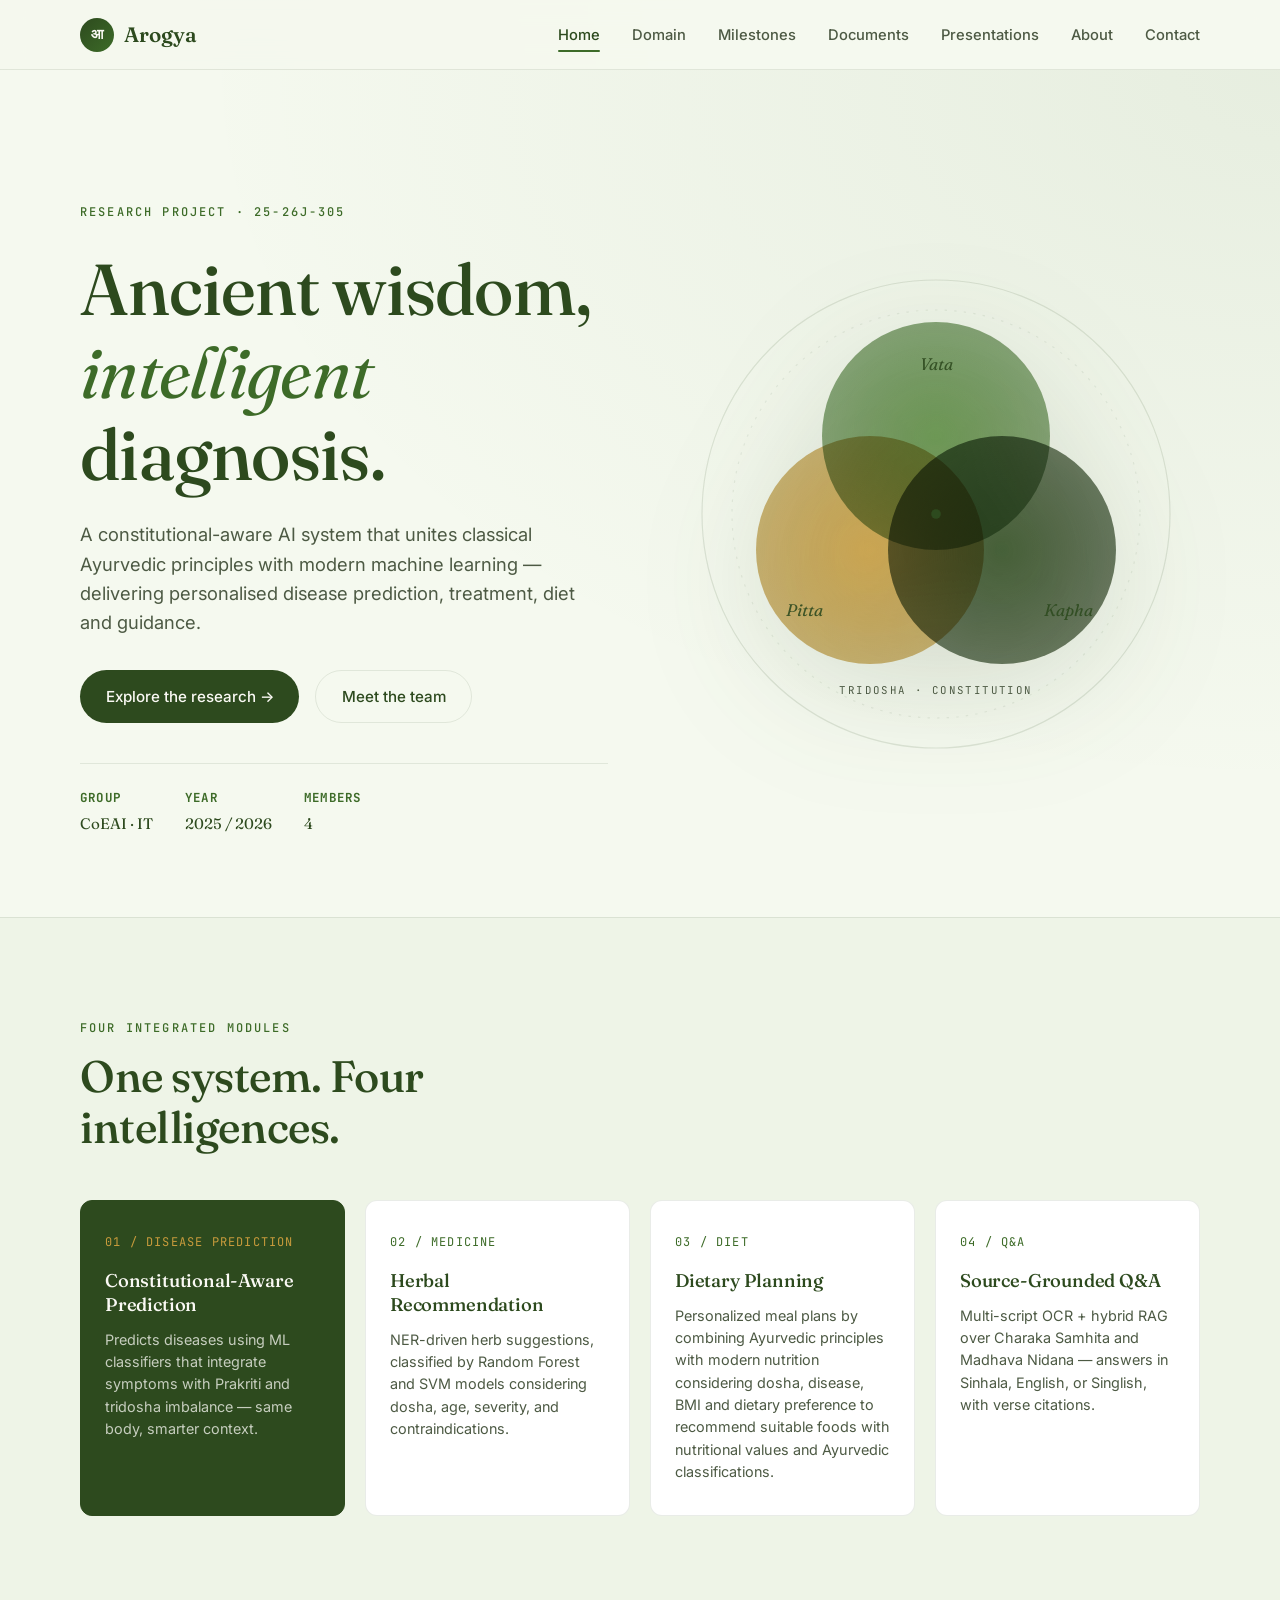
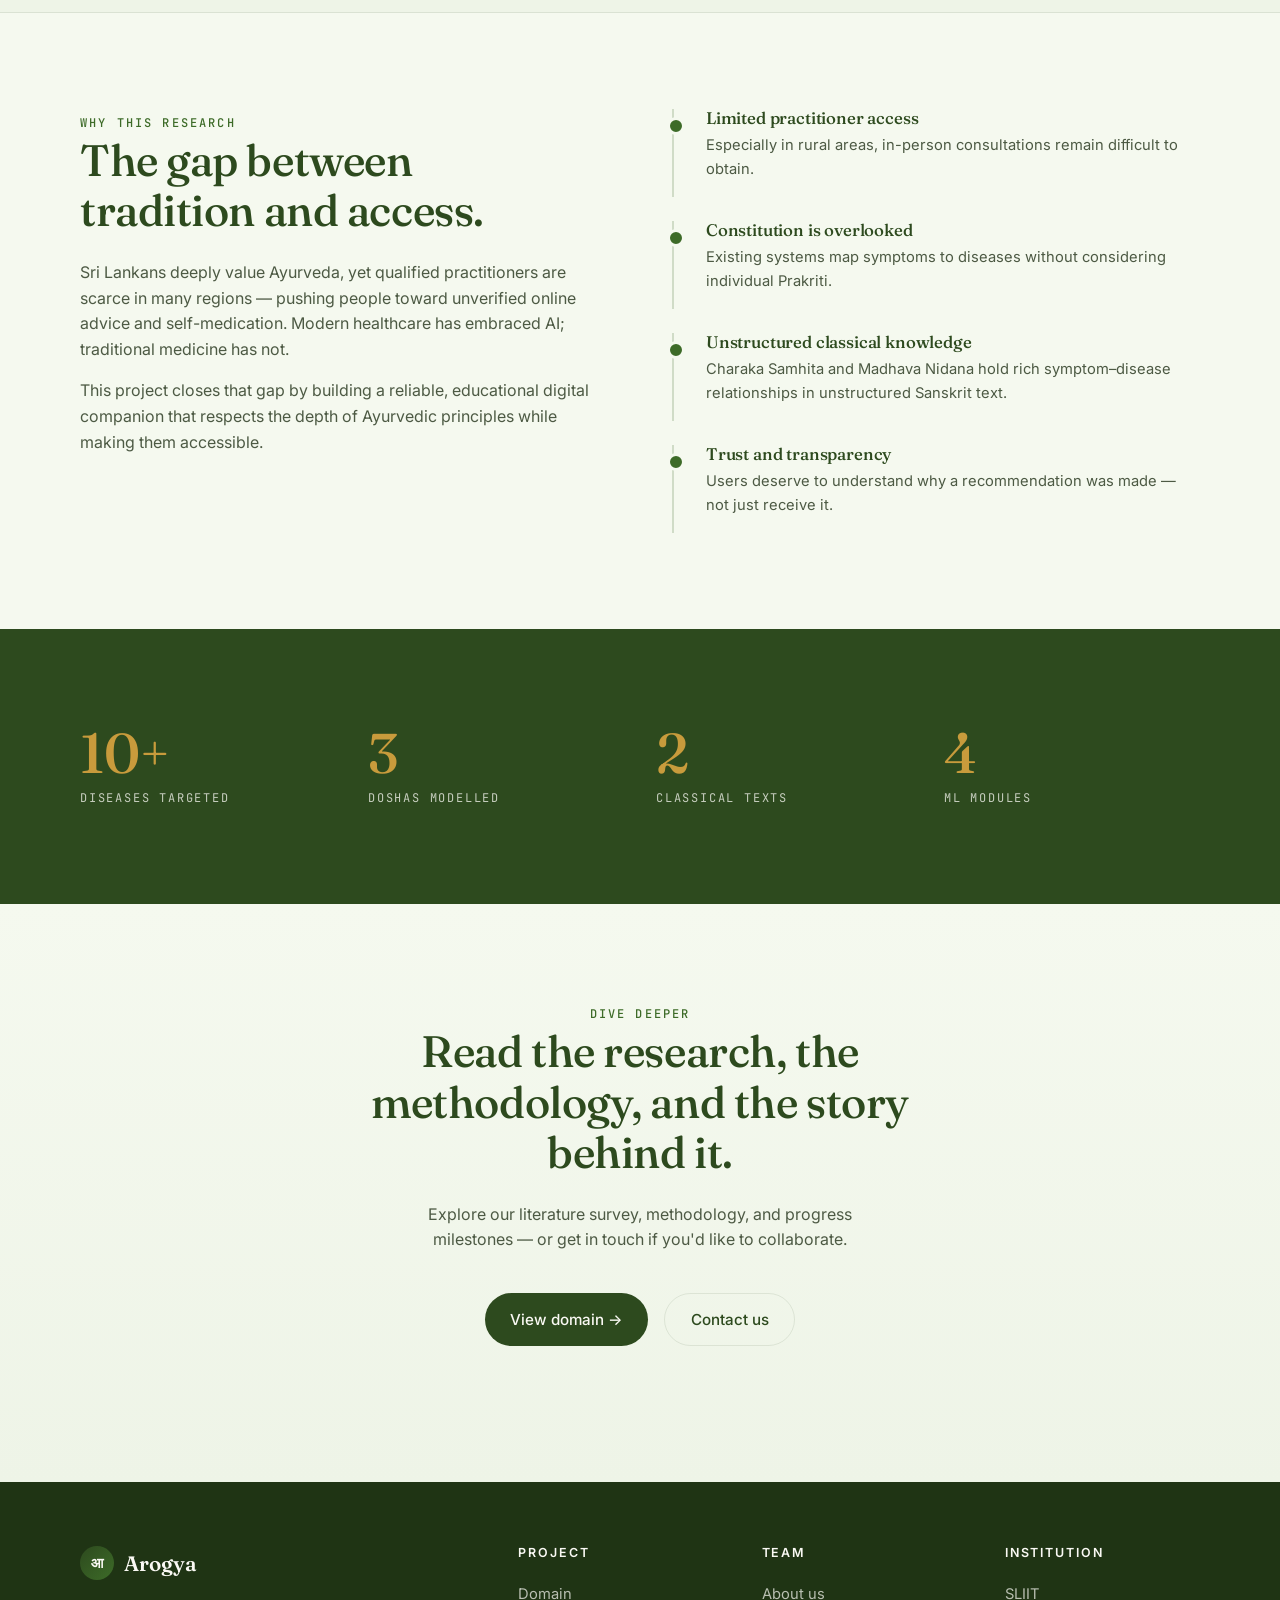
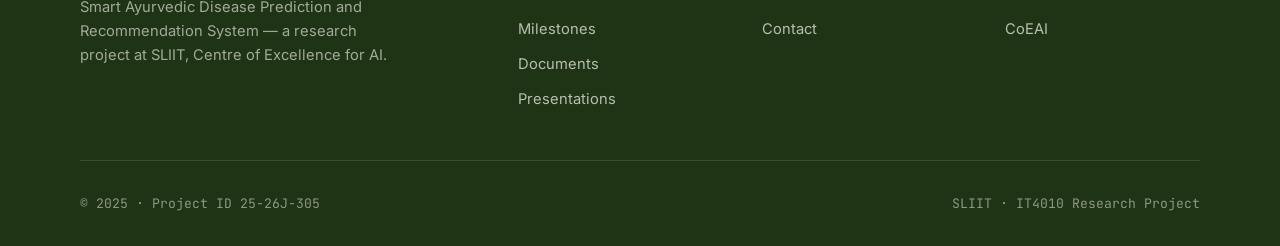
<file: index.html>
<!DOCTYPE html>
<html lang="en">
<head>
  <meta charset="UTF-8" />
  <meta name="viewport" content="width=device-width, initial-scale=1.0" />
  <title>Smart Ayurvedic Disease Prediction & Recommendation System</title>
  <meta name="description" content="An AI-powered system bringing personalised Ayurvedic healthcare to everyone — combining classical Ayurvedic wisdom with modern machine learning." />

  <!-- Fonts -->
  <link rel="preconnect" href="https://fonts.googleapis.com" />
  <link rel="preconnect" href="https://fonts.gstatic.com" crossorigin />
  <link href="https://fonts.googleapis.com/css2?family=Fraunces:ital,wght@0,400;0,500;0,600;1,400&family=Inter:wght@400;500;600&family=JetBrains+Mono:wght@400;500&display=swap" rel="stylesheet" />

  <link rel="stylesheet" href="css/style.css" />
</head>
<body>

  <!-- =========================================== Navigation -->
  <nav class="navbar">
    <div class="nav-inner">
      <a href="index.html" class="brand">
        <span class="brand-mark">आ</span>
        <span>Arogya</span>
      </a>
      <button class="nav-toggle" aria-label="Toggle menu">☰</button>
      <ul class="nav-links">
        <li><a href="index.html" class="active">Home</a></li>
        <li><a href="domain.html">Domain</a></li>
        <li><a href="milestones.html">Milestones</a></li>
        <li><a href="documents.html">Documents</a></li>
        <li><a href="presentations.html">Presentations</a></li>
        <li><a href="about.html">About</a></li>
        <li><a href="contact.html">Contact</a></li>
      </ul>
    </div>
  </nav>

  <!-- =========================================== Hero -->
  <header class="hero">
    <div class="container">
      <div class="hero-grid">
        <div>
          <span class="eyebrow">Research Project · 25-26J-305</span>
          <h1 class="hero-title">
            Ancient wisdom,<br />
            <em>intelligent</em> diagnosis.
          </h1>
          <p class="hero-lead">
            A constitutional-aware AI system that unites classical Ayurvedic
            principles with modern machine learning — delivering personalised
            disease prediction, treatment, diet and guidance.
          </p>
          <div class="hero-cta">
            <a href="domain.html" class="btn btn-primary">Explore the research →</a>
            <a href="about.html" class="btn btn-ghost">Meet the team</a>
          </div>
          <div class="hero-meta">
            <div>
              <strong>Group</strong>
              <span>CoEAI · IT</span>
            </div>
            <div>
              <strong>Year</strong>
              <span>2025 / 2026</span>
            </div>
            <div>
              <strong>Members</strong>
              <span>4</span>
            </div>
          </div>
        </div>

        <div class="hero-visual">
          <div class="dosha-orb">
            <!-- Tridosha visual: three overlapping circles -->
            <svg viewBox="0 0 400 400" xmlns="http://www.w3.org/2000/svg">
              <defs>
                <radialGradient id="vata" cx="50%" cy="50%" r="50%">
                  <stop offset="0%" stop-color="#5a8a3f" stop-opacity="0.85" />
                  <stop offset="100%" stop-color="#3d6b28" stop-opacity="0.6" />
                </radialGradient>
                <radialGradient id="pitta" cx="50%" cy="50%" r="50%">
                  <stop offset="0%" stop-color="#c89b3c" stop-opacity="0.85" />
                  <stop offset="100%" stop-color="#a8801f" stop-opacity="0.6" />
                </radialGradient>
                <radialGradient id="kapha" cx="50%" cy="50%" r="50%">
                  <stop offset="0%" stop-color="#2d4a1e" stop-opacity="0.85" />
                  <stop offset="100%" stop-color="#1f3414" stop-opacity="0.65" />
                </radialGradient>
              </defs>

              <!-- decorative outer ring -->
              <circle cx="200" cy="200" r="195" fill="none" stroke="#2d4a1e" stroke-opacity="0.12" stroke-width="1" />
              <circle cx="200" cy="200" r="170" fill="none" stroke="#2d4a1e" stroke-opacity="0.08" stroke-width="1" stroke-dasharray="2 6" />

              <!-- three doshas overlapping -->
              <circle cx="200" cy="135" r="95" fill="url(#vata)" style="mix-blend-mode: multiply;" />
              <circle cx="145" cy="230" r="95" fill="url(#pitta)" style="mix-blend-mode: multiply;" />
              <circle cx="255" cy="230" r="95" fill="url(#kapha)" style="mix-blend-mode: multiply;" />

              <!-- labels -->
              <text x="200" y="80" text-anchor="middle" fill="#2d4a1e" font-family="Fraunces, serif" font-size="14" font-style="italic" opacity="0.9">Vata</text>
              <text x="90" y="285" text-anchor="middle" fill="#2d4a1e" font-family="Fraunces, serif" font-size="14" font-style="italic" opacity="0.9">Pitta</text>
              <text x="310" y="285" text-anchor="middle" fill="#2d4a1e" font-family="Fraunces, serif" font-size="14" font-style="italic" opacity="0.9">Kapha</text>

              <!-- center dot -->
              <circle cx="200" cy="200" r="4" fill="#2d4a1e" />
              <text x="200" y="350" text-anchor="middle" fill="#4d5a44" font-family="JetBrains Mono, monospace" font-size="9" letter-spacing="2">TRIDOSHA · CONSTITUTION</text>
            </svg>
          </div>
        </div>
      </div>
    </div>
  </header>

  <!-- =========================================== Pillars (4 modules) -->
  <section class="pillars">
    <div class="container">
      <div class="section-head">
        <span class="eyebrow">Four integrated modules</span>
        <h2>One system. Four intelligences.</h2>
      </div>
      <div class="pillar-grid">

        <article class="pillar featured">
          <div class="pillar-num">01 / DISEASE PREDICTION</div>
          <h3>Constitutional-Aware Prediction</h3>
          <p>Predicts diseases using ML classifiers that integrate symptoms with Prakriti and tridosha imbalance — same body, smarter context.</p>
        </article>

        <article class="pillar">
          <div class="pillar-num">02 / MEDICINE</div>
          <h3>Herbal Recommendation</h3>
          <p>NER-driven herb suggestions, classified by Random Forest and SVM models considering dosha, age, severity, and contraindications.</p>
        </article>

        <article class="pillar">
          <div class="pillar-num">03 / DIET</div>
          <h3>Dietary Planning</h3>
          <p>Personalized meal plans by combining Ayurvedic principles with modern nutrition considering dosha, disease, BMI and dietary preference to recommend suitable foods with nutritional values and Ayurvedic classifications.</p>
        </article>

        <article class="pillar">
          <div class="pillar-num">04 / Q&A</div>
          <h3>Source-Grounded Q&A</h3>
          <p>Multi-script OCR + hybrid RAG over Charaka Samhita and Madhava Nidana — answers in Sinhala, English, or Singlish, with verse citations.</p>
        </article>

      </div>
    </div>
  </section>

  <!-- =========================================== Why this matters -->
  <section>
    <div class="container">
      <div class="split">
        <div>
          <span class="eyebrow">Why this research</span>
          <h2>The gap between<br /> tradition and access.</h2>
          <p style="margin-top: 1.5rem;">
            Sri Lankans deeply value Ayurveda, yet qualified practitioners are
            scarce in many regions — pushing people toward unverified online
            advice and self-medication. Modern healthcare has embraced AI;
            traditional medicine has not.
          </p>
          <p>
            This project closes that gap by building a reliable, educational
            digital companion that respects the depth of Ayurvedic principles
            while making them accessible.
          </p>
        </div>
        <ul class="split-list">
          <li>
            <h4>Limited practitioner access</h4>
            <p>Especially in rural areas, in-person consultations remain difficult to obtain.</p>
          </li>
          <li>
            <h4>Constitution is overlooked</h4>
            <p>Existing systems map symptoms to diseases without considering individual Prakriti.</p>
          </li>
          <li>
            <h4>Unstructured classical knowledge</h4>
            <p>Charaka Samhita and Madhava Nidana hold rich symptom–disease relationships in unstructured Sanskrit text.</p>
          </li>
          <li>
            <h4>Trust and transparency</h4>
            <p>Users deserve to understand why a recommendation was made — not just receive it.</p>
          </li>
        </ul>
      </div>
    </div>
  </section>

  <!-- =========================================== Stats -->
  <section class="stats">
    <div class="container">
      <div>
        <div class="stat-num">10+</div>
        <div class="stat-label">Diseases Targeted</div>
      </div>
      <div>
        <div class="stat-num">3</div>
        <div class="stat-label">Doshas Modelled</div>
      </div>
      <div>
        <div class="stat-num">2</div>
        <div class="stat-label">Classical Texts</div>
      </div>
      <div>
        <div class="stat-num">4</div>
        <div class="stat-label">ML Modules</div>
      </div>
    </div>
  </section>

  <!-- =========================================== CTA -->
  <section class="cta">
    <div class="container">
      <span class="eyebrow">Dive deeper</span>
      <h2>Read the research, the methodology, and the story behind it.</h2>
      <p>
        Explore our literature survey, methodology, and progress milestones —
        or get in touch if you'd like to collaborate.
      </p>
      <div class="hero-cta" style="justify-content: center;">
        <a href="domain.html" class="btn btn-primary">View domain →</a>
        <a href="contact.html" class="btn btn-ghost">Contact us</a>
      </div>
    </div>
  </section>

  <!-- =========================================== Footer -->
  <footer class="footer">
    <div class="container">
      <div class="footer-grid">
        <div class="footer-brand">
          <div class="brand" style="color: var(--cream);">
            <span class="brand-mark">आ</span>
            <span>Arogya</span>
          </div>
          <p>Smart Ayurvedic Disease Prediction and Recommendation System — a research project at SLIIT, Centre of Excellence for AI.</p>
        </div>
        <div>
          <h4>Project</h4>
          <ul>
            <li><a href="domain.html">Domain</a></li>
            <li><a href="milestones.html">Milestones</a></li>
            <li><a href="documents.html">Documents</a></li>
            <li><a href="presentations.html">Presentations</a></li>
          </ul>
        </div>
        <div>
          <h4>Team</h4>
          <ul>
            <li><a href="about.html">About us</a></li>
            <li><a href="contact.html">Contact</a></li>
          </ul>
        </div>
        <div>
          <h4>Institution</h4>
          <ul>
            <li><a href="#" target="_blank" rel="noopener">SLIIT</a></li>
            <li><a href="#" target="_blank" rel="noopener">CoEAI</a></li>
          </ul>
        </div>
      </div>
      <div class="footer-bottom">
        <span>© 2025 · Project ID 25-26J-305</span>
        <span>SLIIT · IT4010 Research Project</span>
      </div>
    </div>
  </footer>

  <script src="js/main.js"></script>
</body>
</html>
</file>
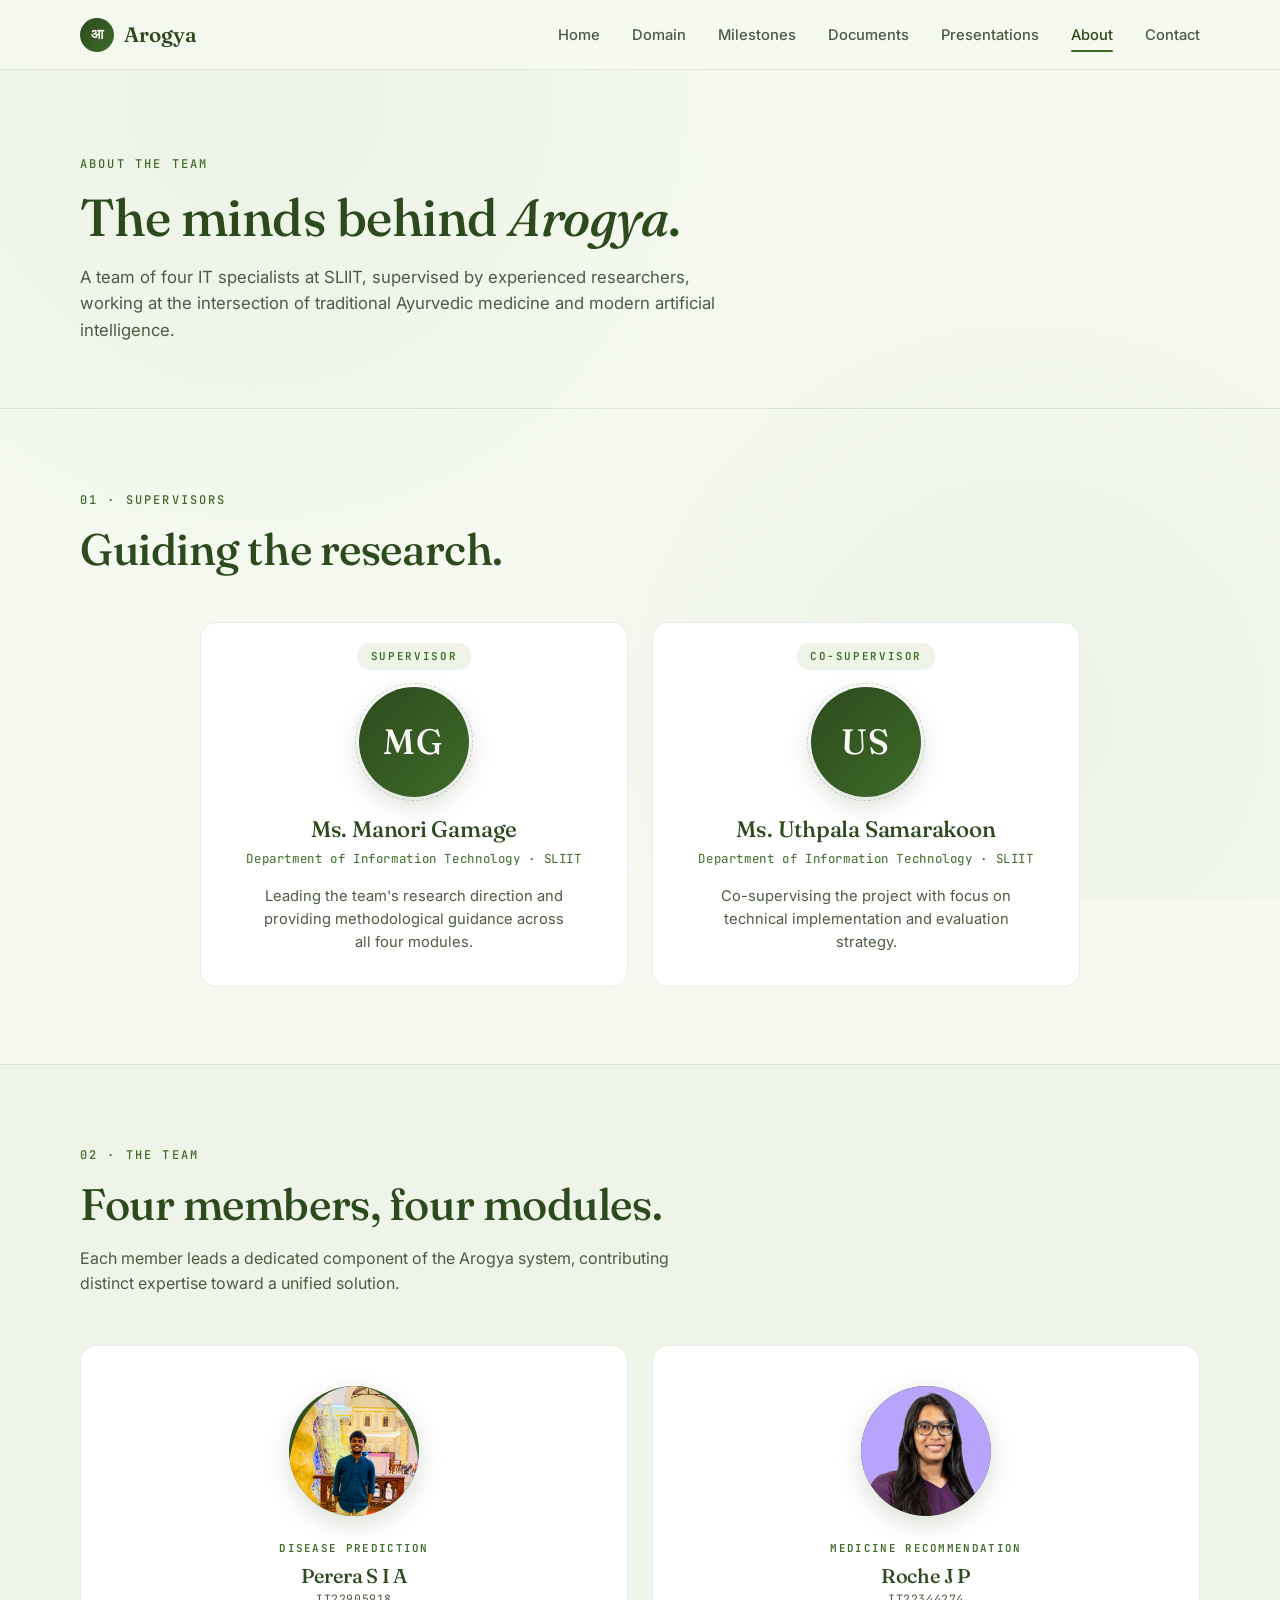
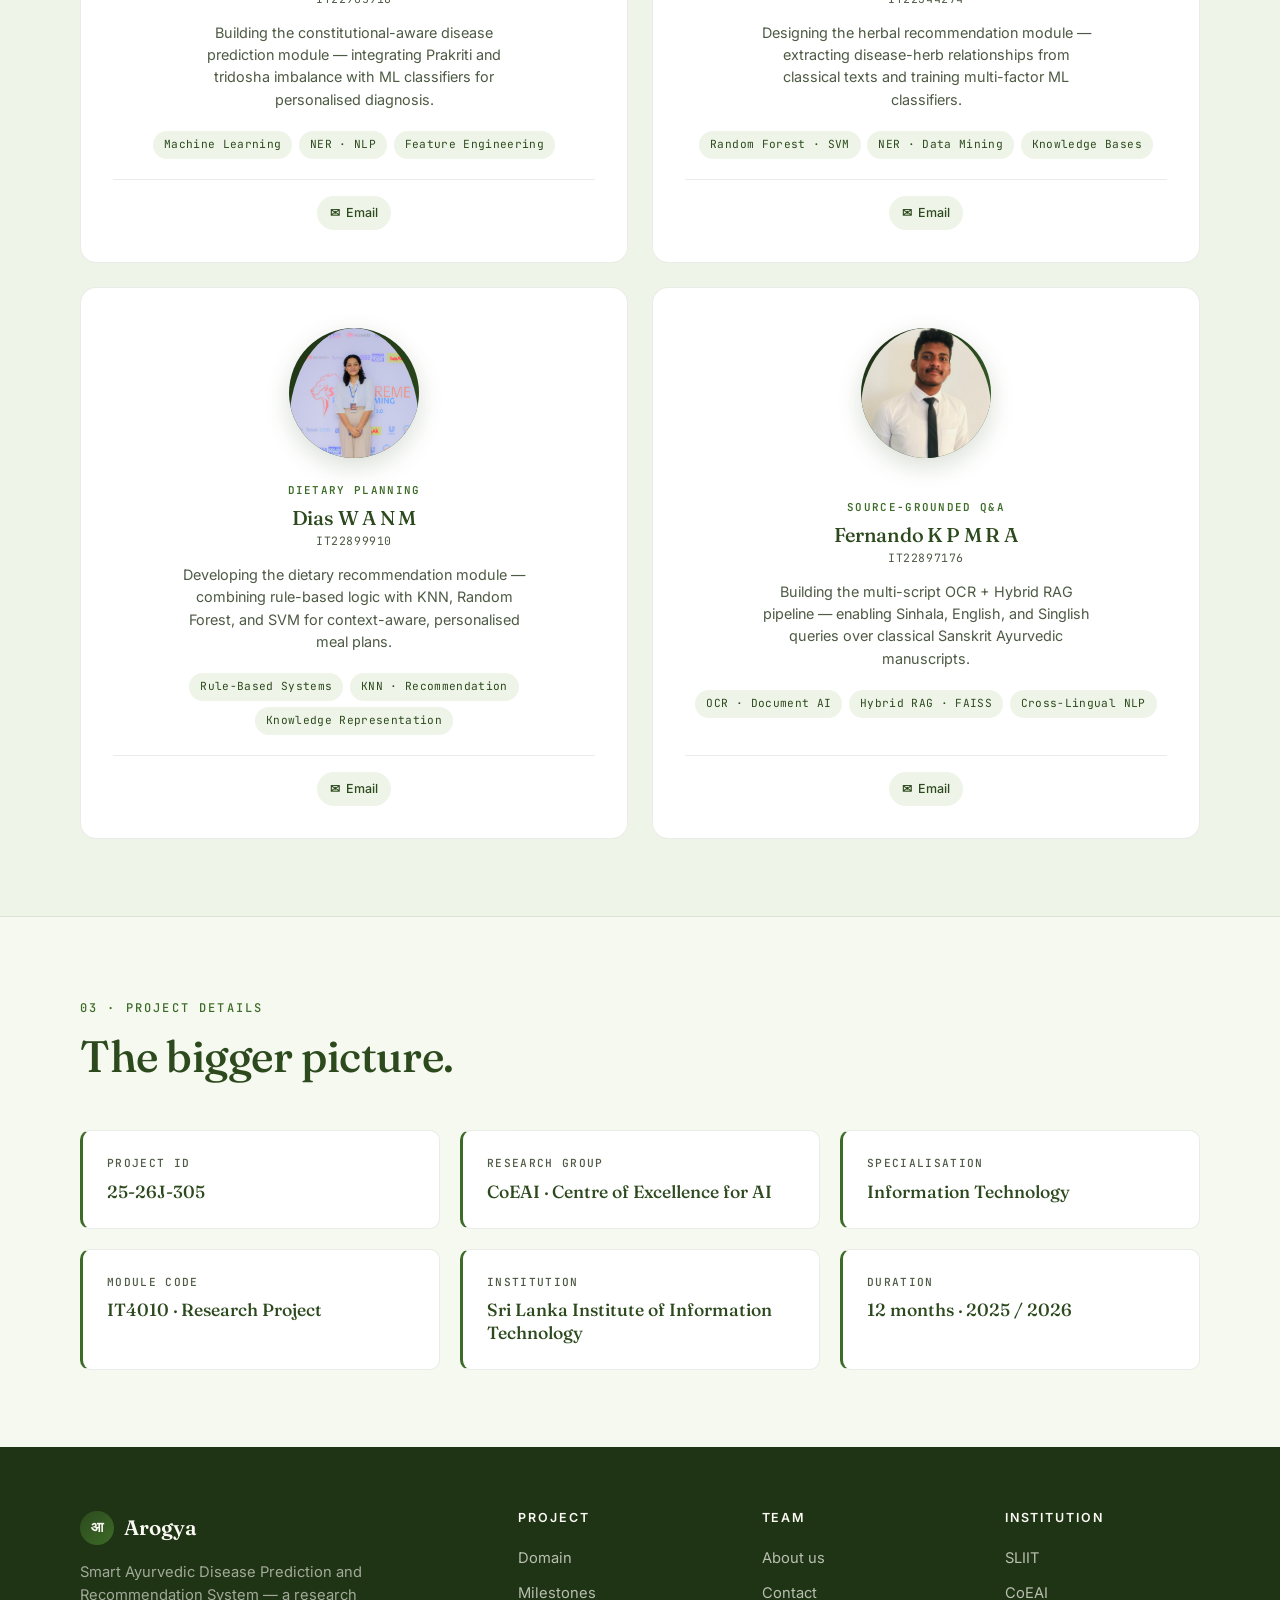
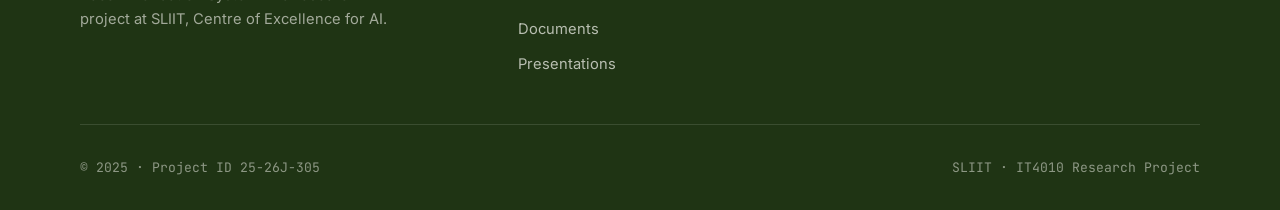
<file: about.html>
<!DOCTYPE html>
<html lang="en">
<head>
  <meta charset="UTF-8" />
  <meta name="viewport" content="width=device-width, initial-scale=1.0" />
  <title>About · Arogya</title>
  <meta name="description" content="Meet the team behind Arogya — supervisors, group members, and contributions." />

  <link rel="preconnect" href="https://fonts.googleapis.com" />
  <link rel="preconnect" href="https://fonts.gstatic.com" crossorigin />
  <link href="https://fonts.googleapis.com/css2?family=Fraunces:ital,wght@0,400;0,500;0,600;1,400&family=Inter:wght@400;500;600&family=JetBrains+Mono:wght@400;500&display=swap" rel="stylesheet" />

  <link rel="stylesheet" href="css/style.css" />
  <link rel="stylesheet" href="css/about.css" />
</head>
<body>

  <!-- =========================================== Navigation -->
  <nav class="navbar">
    <div class="nav-inner">
      <a href="index.html" class="brand">
        <span class="brand-mark">आ</span>
        <span>Arogya</span>
      </a>
      <button class="nav-toggle" aria-label="Toggle menu">☰</button>
      <ul class="nav-links">
        <li><a href="index.html">Home</a></li>
        <li><a href="domain.html">Domain</a></li>
        <li><a href="milestones.html">Milestones</a></li>
        <li><a href="documents.html">Documents</a></li>
        <li><a href="presentations.html">Presentations</a></li>
        <li><a href="about.html" class="active">About</a></li>
        <li><a href="contact.html">Contact</a></li>
      </ul>
    </div>
  </nav>

  <!-- =========================================== Page hero -->
  <header class="page-hero">
    <div class="container">
      <span class="eyebrow">About the Team</span>
      <h1>The minds behind <em>Arogya</em>.</h1>
      <p>A team of four IT specialists at SLIIT, supervised by experienced researchers, working at the intersection of traditional Ayurvedic medicine and modern artificial intelligence.</p>
    </div>
  </header>

  <!-- =========================================== Supervisors -->
  <section class="about-section">
    <div class="container">
      <div class="section-head">
        <span class="eyebrow">01 · Supervisors</span>
        <h2>Guiding the research.</h2>
      </div>

      <div class="supervisor-grid">

        <article class="supervisor-card">
          <div class="supervisor-role">Supervisor</div>
          <div class="supervisor-avatar">
            <span>MG</span>
          </div>
          <h3>Ms. Manori Gamage</h3>
          <p class="supervisor-affiliation">Department of Information Technology · SLIIT</p>
          <p class="supervisor-bio">Leading the team's research direction and providing methodological guidance across all four modules.</p>
        </article>

        <article class="supervisor-card">
          <div class="supervisor-role">Co-Supervisor</div>
          <div class="supervisor-avatar">
            <span>US</span>
          </div>
          <h3>Ms. Uthpala Samarakoon</h3>
          <p class="supervisor-affiliation">Department of Information Technology · SLIIT</p>
          <p class="supervisor-bio">Co-supervising the project with focus on technical implementation and evaluation strategy.</p>
        </article>

      </div>
    </div>
  </section>

  <!-- =========================================== Team -->
  <section class="about-section section-alt">
    <div class="container">
      <div class="section-head">
        <span class="eyebrow">02 · The Team</span>
        <h2>Four members, four modules.</h2>
        <p style="margin-top: 1rem;">Each member leads a dedicated component of the Arogya system, contributing distinct expertise toward a unified solution.</p>
      </div>

      <div class="team-grid">

        <article class="team-card">
          <div class="team-photo">
            <img src="images/adithya.jpeg" alt="Adithya P" />
          </div>
          <div class="team-body">

            <span class="team-module">Disease Prediction</span>
            <h3>Perera S I A</h3>
            <span class="team-id">IT22905918</span>
            <p class="team-bio">
              Building the constitutional-aware disease prediction module — integrating Prakriti
              and tridosha imbalance with ML classifiers for personalised diagnosis.
            </p>
            <ul class="team-skills">
              <li>Machine Learning</li>
              <li>NER · NLP</li>
              <li>Feature Engineering</li>
            </ul>
            <div class="team-links">
              <a href="mailto:it22905918@my.sliit.lk" class="team-link" aria-label="Email Perera">
                <span>✉</span> Email
              </a>
            </div>
          </div>
        </article>

        <article class="team-card">
          <div class="team-photo">
            <img src="images/joan.jpeg" alt="Roche J P" />
          </div>
          <div class="team-body">
            <span class="team-module">Medicine Recommendation</span>
            <h3>Roche J P</h3>
            <span class="team-id">IT22344274</span>
            <p class="team-bio">
              Designing the herbal recommendation module — extracting disease-herb relationships
              from classical texts and training multi-factor ML classifiers.
            </p>
            <ul class="team-skills">
              <li>Random Forest · SVM</li>
              <li>NER · Data Mining</li>
              <li>Knowledge Bases</li>
            </ul>
            <div class="team-links">
              <a href="mailto:it22344274@my.sliit.lk" class="team-link" aria-label="Email Roche">
                <span>✉</span> Email
              </a>
            </div>
          </div>
        </article>

        <article class="team-card">
          <div class="team-photo">
            <img src="images/nethni.jpeg" alt="Nethni D" />
          </div>
          <div class="team-body">
            <span class="team-module">Dietary Planning</span>
            <h3>Dias W A N M</h3>
            <span class="team-id">IT22899910</span>
            <p class="team-bio">
              Developing the dietary recommendation module — combining rule-based logic with
              KNN, Random Forest, and SVM for context-aware, personalised meal plans.
            </p>
            <ul class="team-skills">
              <li>Rule-Based Systems</li>
              <li>KNN · Recommendation</li>
              <li>Knowledge Representation</li>
            </ul>
            <div class="team-links">
              <a href="mailto:it22899910@my.sliit.lk" class="team-link" aria-label="Email Dias">
                <span>✉</span> Email
              </a>
            </div>
          </div>
        </article>

        <article class="team-card">
          <div class="team-photo">
            <img src="images/mahen.jpg" alt="Mahen F" />
          </div>
          <div class="team-body">
            <span class="team-module">Source-Grounded Q&A</span>
            <h3>Fernando K P M R A</h3>
            <span class="team-id">IT22897176</span>
            <p class="team-bio">
              Building the multi-script OCR + Hybrid RAG pipeline — enabling Sinhala, English,
              and Singlish queries over classical Sanskrit Ayurvedic manuscripts.
            </p>
            <ul class="team-skills">
              <li>OCR · Document AI</li>
              <li>Hybrid RAG · FAISS</li>
              <li>Cross-Lingual NLP</li>
            </ul>
            <div class="team-links">
              <a href="mailto:it22897176@my.sliit.lk" class="team-link" aria-label="Email Fernando">
                <span>✉</span> Email
              </a>
            </div>
          </div>
        </article>

      </div>
    </div>
  </section>

  <!-- =========================================== Project meta -->
  <section class="about-section">
    <div class="container">
      <div class="section-head">
        <span class="eyebrow">03 · Project Details</span>
        <h2>The bigger picture.</h2>
      </div>

      <div class="meta-grid">
        <div class="meta-item">
          <span class="meta-label">Project ID</span>
          <span class="meta-value">25-26J-305</span>
        </div>
        <div class="meta-item">
          <span class="meta-label">Research Group</span>
          <span class="meta-value">CoEAI · Centre of Excellence for AI</span>
        </div>
        <div class="meta-item">
          <span class="meta-label">Specialisation</span>
          <span class="meta-value">Information Technology</span>
        </div>
        <div class="meta-item">
          <span class="meta-label">Module Code</span>
          <span class="meta-value">IT4010 · Research Project</span>
        </div>
        <div class="meta-item">
          <span class="meta-label">Institution</span>
          <span class="meta-value">Sri Lanka Institute of Information Technology</span>
        </div>
        <div class="meta-item">
          <span class="meta-label">Duration</span>
          <span class="meta-value">12 months · 2025 / 2026</span>
        </div>
      </div>
    </div>
  </section>

  <!-- =========================================== Footer -->
  <footer class="footer">
    <div class="container">
      <div class="footer-grid">
        <div class="footer-brand">
          <div class="brand">
            <span class="brand-mark">आ</span>
            <span>Arogya<em style="font-style: normal; color: var(--gold);"></em></span>
          </div>
          <p>Smart Ayurvedic Disease Prediction and Recommendation System — a research project at SLIIT, Centre of Excellence for AI.</p>
        </div>
        <div>
          <h4>Project</h4>
          <ul>
            <li><a href="domain.html">Domain</a></li>
            <li><a href="milestones.html">Milestones</a></li>
            <li><a href="documents.html">Documents</a></li>
            <li><a href="presentations.html">Presentations</a></li>
          </ul>
        </div>
        <div>
          <h4>Team</h4>
          <ul>
            <li><a href="about.html">About us</a></li>
            <li><a href="contact.html">Contact</a></li>
          </ul>
        </div>
        <div>
          <h4>Institution</h4>
          <ul>
            <li><a href="#" target="_blank" rel="noopener">SLIIT</a></li>
            <li><a href="#" target="_blank" rel="noopener">CoEAI</a></li>
          </ul>
        </div>
      </div>
      <div class="footer-bottom">
        <span>© 2025 · Project ID 25-26J-305</span>
        <span>SLIIT · IT4010 Research Project</span>
      </div>
    </div>
  </footer>

  <script src="js/main.js"></script>
</body>
</html>
</file>
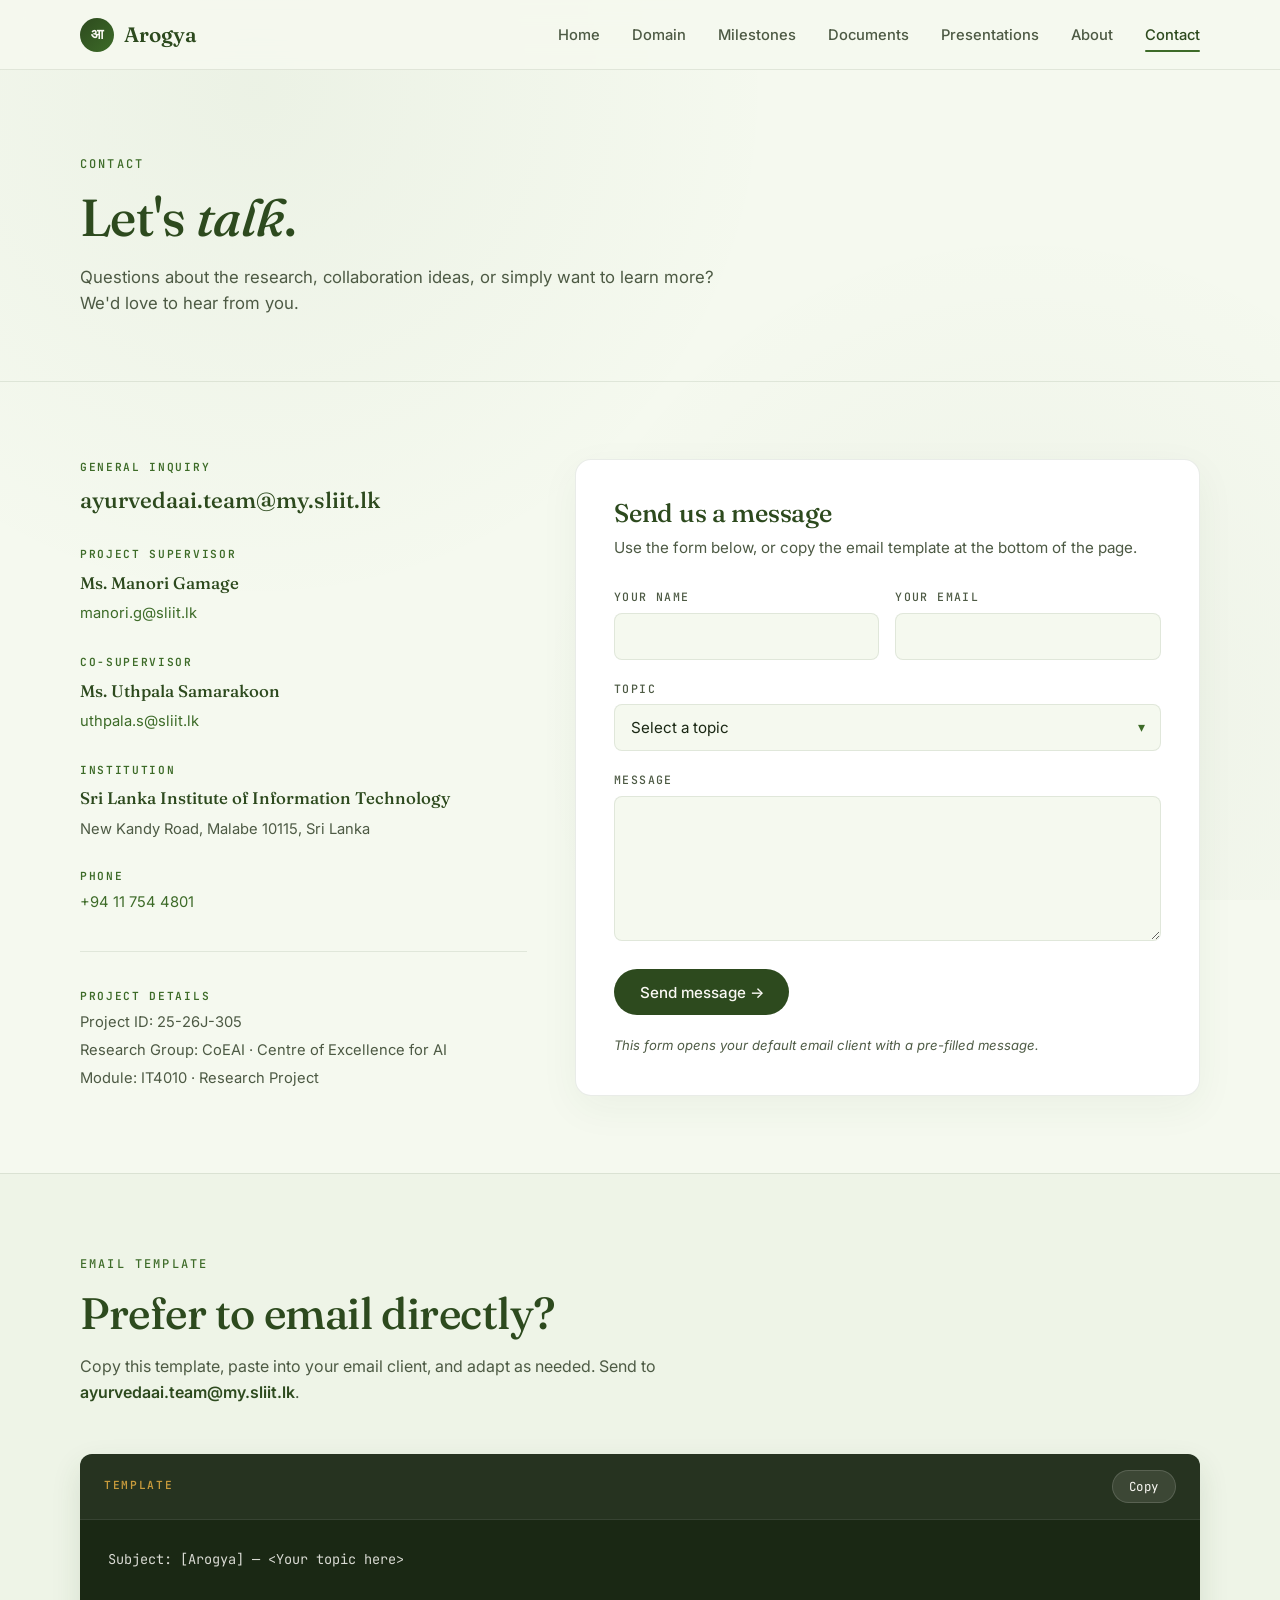
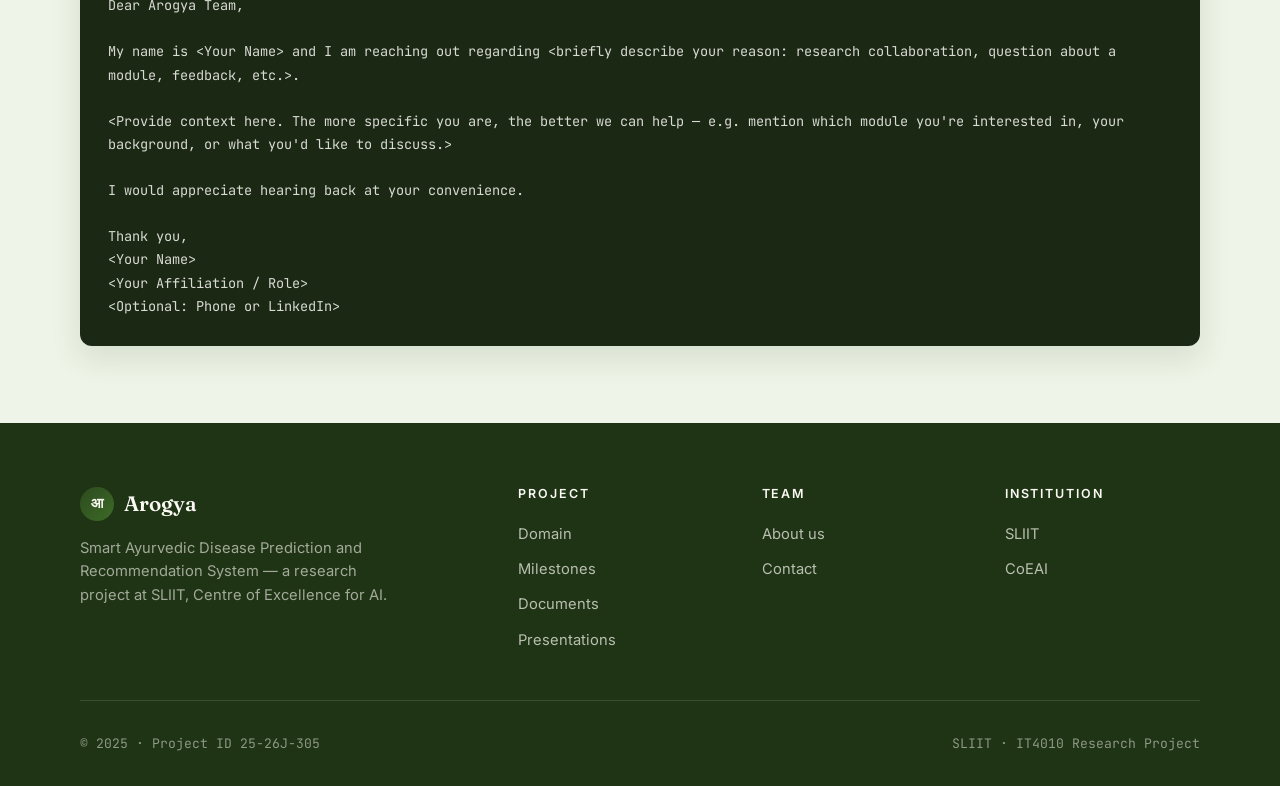
<file: contact.html>
<!DOCTYPE html>
<html lang="en">
<head>
  <meta charset="UTF-8" />
  <meta name="viewport" content="width=device-width, initial-scale=1.0" />
  <title>Contact · Arogya</title>
  <meta name="description" content="Get in touch with the Arogya research team." />

  <link rel="preconnect" href="https://fonts.googleapis.com" />
  <link rel="preconnect" href="https://fonts.gstatic.com" crossorigin />
  <link href="https://fonts.googleapis.com/css2?family=Fraunces:ital,wght@0,400;0,500;0,600;1,400&family=Inter:wght@400;500;600&family=JetBrains+Mono:wght@400;500&display=swap" rel="stylesheet" />

  <link rel="stylesheet" href="css/style.css" />
  <link rel="stylesheet" href="css/contact.css" />
</head>
<body>

  <!-- =========================================== Navigation -->
  <nav class="navbar">
    <div class="nav-inner">
      <a href="index.html" class="brand">
        <span class="brand-mark">आ</span>
        <span>Arogya<em style="font-style: normal; color: var(--leaf);"></em></span>
      </a>
      <button class="nav-toggle" aria-label="Toggle menu">☰</button>
      <ul class="nav-links">
        <li><a href="index.html">Home</a></li>
        <li><a href="domain.html">Domain</a></li>
        <li><a href="milestones.html">Milestones</a></li>
        <li><a href="documents.html">Documents</a></li>
        <li><a href="presentations.html">Presentations</a></li>
        <li><a href="about.html">About</a></li>
        <li><a href="contact.html" class="active">Contact</a></li>
      </ul>
    </div>
  </nav>

  <!-- =========================================== Page hero -->
  <header class="page-hero">
    <div class="container">
      <span class="eyebrow">Contact</span>
      <h1>Let's <em>talk</em>.</h1>
      <p>Questions about the research, collaboration ideas, or simply want to learn more? We'd love to hear from you.</p>
    </div>
  </header>

  <!-- =========================================== Contact split -->
  <section class="contact-section">
    <div class="container">
      <div class="contact-split">

        <!-- Left: contact info -->
        <div class="contact-info">
          <div class="info-block">
            <span class="info-label">General Inquiry</span>
            <a href="mailto:it22905918@my.sliit.lk" class="info-value">ayurvedaai.team@my.sliit.lk</a>
          </div>

          <div class="info-block">
            <span class="info-label">Project Supervisor</span>
            <span class="info-name">Ms. Manori Gamage</span>
            <a href="mailto:manori.g@sliit.lk" class="info-link">manori.g@sliit.lk</a>
          </div>

          <div class="info-block">
            <span class="info-label">Co-Supervisor</span>
            <span class="info-name">Ms. Uthpala Samarakoon</span>
            <a href="mailto:uthpala.s@sliit.lk" class="info-link">uthpala.s@sliit.lk</a>
          </div>

          <div class="info-block">
            <span class="info-label">Institution</span>
            <span class="info-name">Sri Lanka Institute of Information Technology</span>
            <span class="info-text">New Kandy Road, Malabe 10115, Sri Lanka</span>
          </div>

          <div class="info-block">
            <span class="info-label">Phone</span>
            <a href="tel:+94117544801" class="info-link">+94 11 754 4801</a>
          </div>

          <div class="info-divider"></div>

          <div class="info-block">
            <span class="info-label">Project Details</span>
            <span class="info-text">Project ID: 25-26J-305</span>
            <span class="info-text">Research Group: CoEAI · Centre of Excellence for AI</span>
            <span class="info-text">Module: IT4010 · Research Project</span>
          </div>
        </div>

        <!-- Right: contact form -->
        <div class="contact-form-wrap">
          <div class="form-card">
            <h2>Send us a message</h2>
            <p>Use the form below, or copy the email template at the bottom of the page.</p>

            <form id="contact-form" class="contact-form" novalidate>
              <div class="form-row">
                <div class="form-field">
                  <label for="name">Your name</label>
                  <input type="text" id="name" name="name" required />
                </div>
                <div class="form-field">
                  <label for="email">Your email</label>
                  <input type="email" id="email" name="email" required />
                </div>
              </div>

              <div class="form-field">
                <label for="topic">Topic</label>
                <div class="select-wrap">
                  <select id="topic" name="topic" required>
                    <option value="">Select a topic</option>
                    <option value="general">General Inquiry</option>
                    <option value="research">Research Collaboration</option>
                    <option value="disease">Disease Prediction Module</option>
                    <option value="medicine">Medicine Recommendation Module</option>
                    <option value="diet">Dietary Planning Module</option>
                    <option value="qa">Q&A Module</option>
                    <option value="other">Other</option>
                  </select>
                </div>
              </div>

              <div class="form-field">
                <label for="message">Message</label>
                <textarea id="message" name="message" rows="5" required></textarea>
              </div>

              <button type="submit" class="btn btn-primary form-submit">
                Send message →
              </button>

              <p class="form-note">
                This form opens your default email client with a pre-filled message.
              </p>
            </form>
          </div>
        </div>

      </div>
    </div>
  </section>

  <!-- =========================================== Email template -->
  <section class="template-section">
    <div class="container">
      <div class="section-head">
        <span class="eyebrow">Email Template</span>
        <h2>Prefer to email directly?</h2>
        <p style="margin-top: 1rem;">Copy this template, paste into your email client, and adapt as needed. Send to <strong>ayurvedaai.team@my.sliit.lk</strong>.</p>
      </div>

      <div class="template-card">
        <div class="template-head">
          <span class="template-label">Template</span>
          <button class="copy-btn" id="copy-template">
            <span>Copy</span>
          </button>
        </div>
        <pre id="email-template">Subject: [Arogya] — &lt;Your topic here&gt;

Dear Arogya Team,

My name is &lt;Your Name&gt; and I am reaching out regarding &lt;briefly describe your reason: research collaboration, question about a module, feedback, etc.&gt;.

&lt;Provide context here. The more specific you are, the better we can help — e.g. mention which module you're interested in, your background, or what you'd like to discuss.&gt;

I would appreciate hearing back at your convenience.

Thank you,
&lt;Your Name&gt;
&lt;Your Affiliation / Role&gt;
&lt;Optional: Phone or LinkedIn&gt;</pre>
      </div>
    </div>
  </section>

  <!-- =========================================== Footer -->
  <footer class="footer">
    <div class="container">
      <div class="footer-grid">
        <div class="footer-brand">
          <div class="brand">
            <span class="brand-mark">आ</span>
            <span>Arogya<em style="font-style: normal; color: var(--gold);"></em></span>
          </div>
          <p>Smart Ayurvedic Disease Prediction and Recommendation System — a research project at SLIIT, Centre of Excellence for AI.</p>
        </div>
        <div>
          <h4>Project</h4>
          <ul>
            <li><a href="domain.html">Domain</a></li>
            <li><a href="milestones.html">Milestones</a></li>
            <li><a href="documents.html">Documents</a></li>
            <li><a href="presentations.html">Presentations</a></li>
          </ul>
        </div>
        <div>
          <h4>Team</h4>
          <ul>
            <li><a href="about.html">About us</a></li>
            <li><a href="contact.html">Contact</a></li>
          </ul>
        </div>
        <div>
          <h4>Institution</h4>
          <ul>
            <li><a href="#" target="_blank" rel="noopener">SLIIT</a></li>
            <li><a href="#" target="_blank" rel="noopener">CoEAI</a></li>
          </ul>
        </div>
      </div>
      <div class="footer-bottom">
        <span>© 2025 · Project ID 25-26J-305</span>
        <span>SLIIT · IT4010 Research Project</span>
      </div>
    </div>
  </footer>

  <script src="js/main.js"></script>
  <script src="js/contact.js"></script>
</body>
</html>
</file>
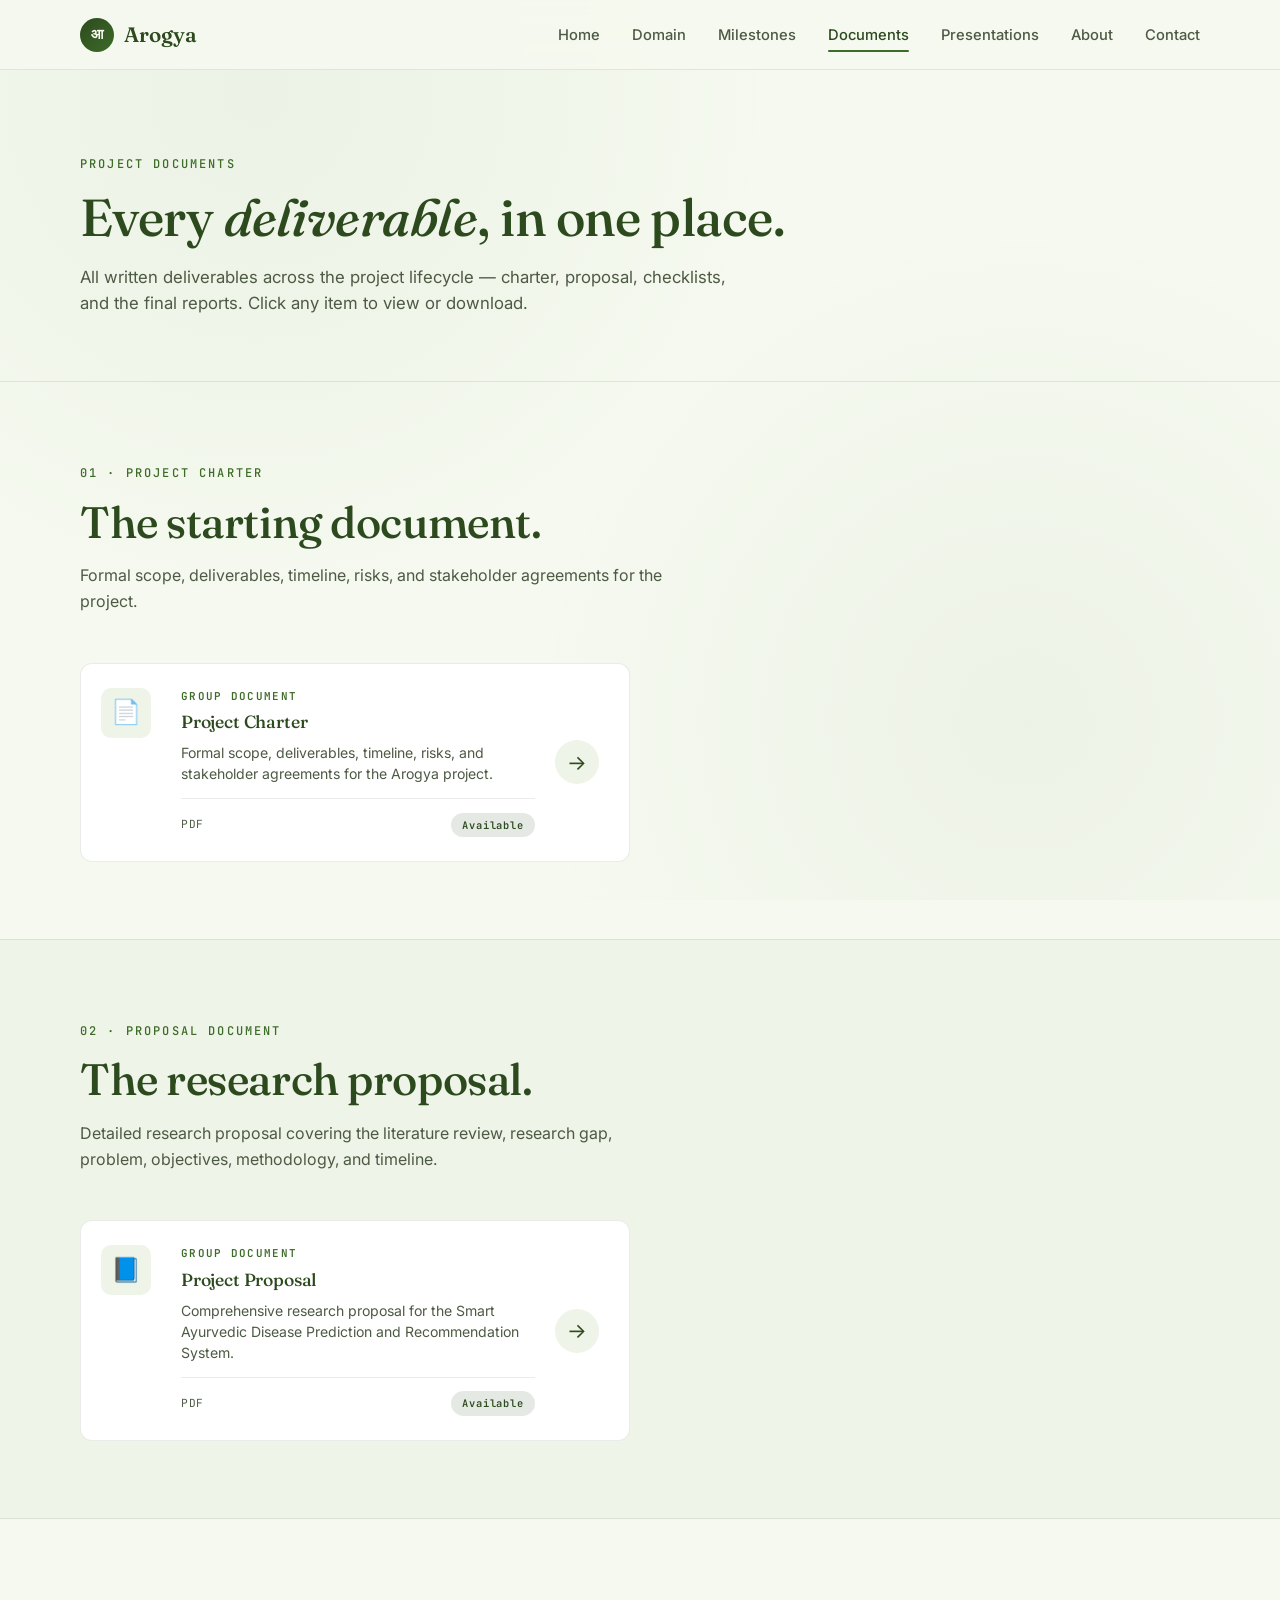
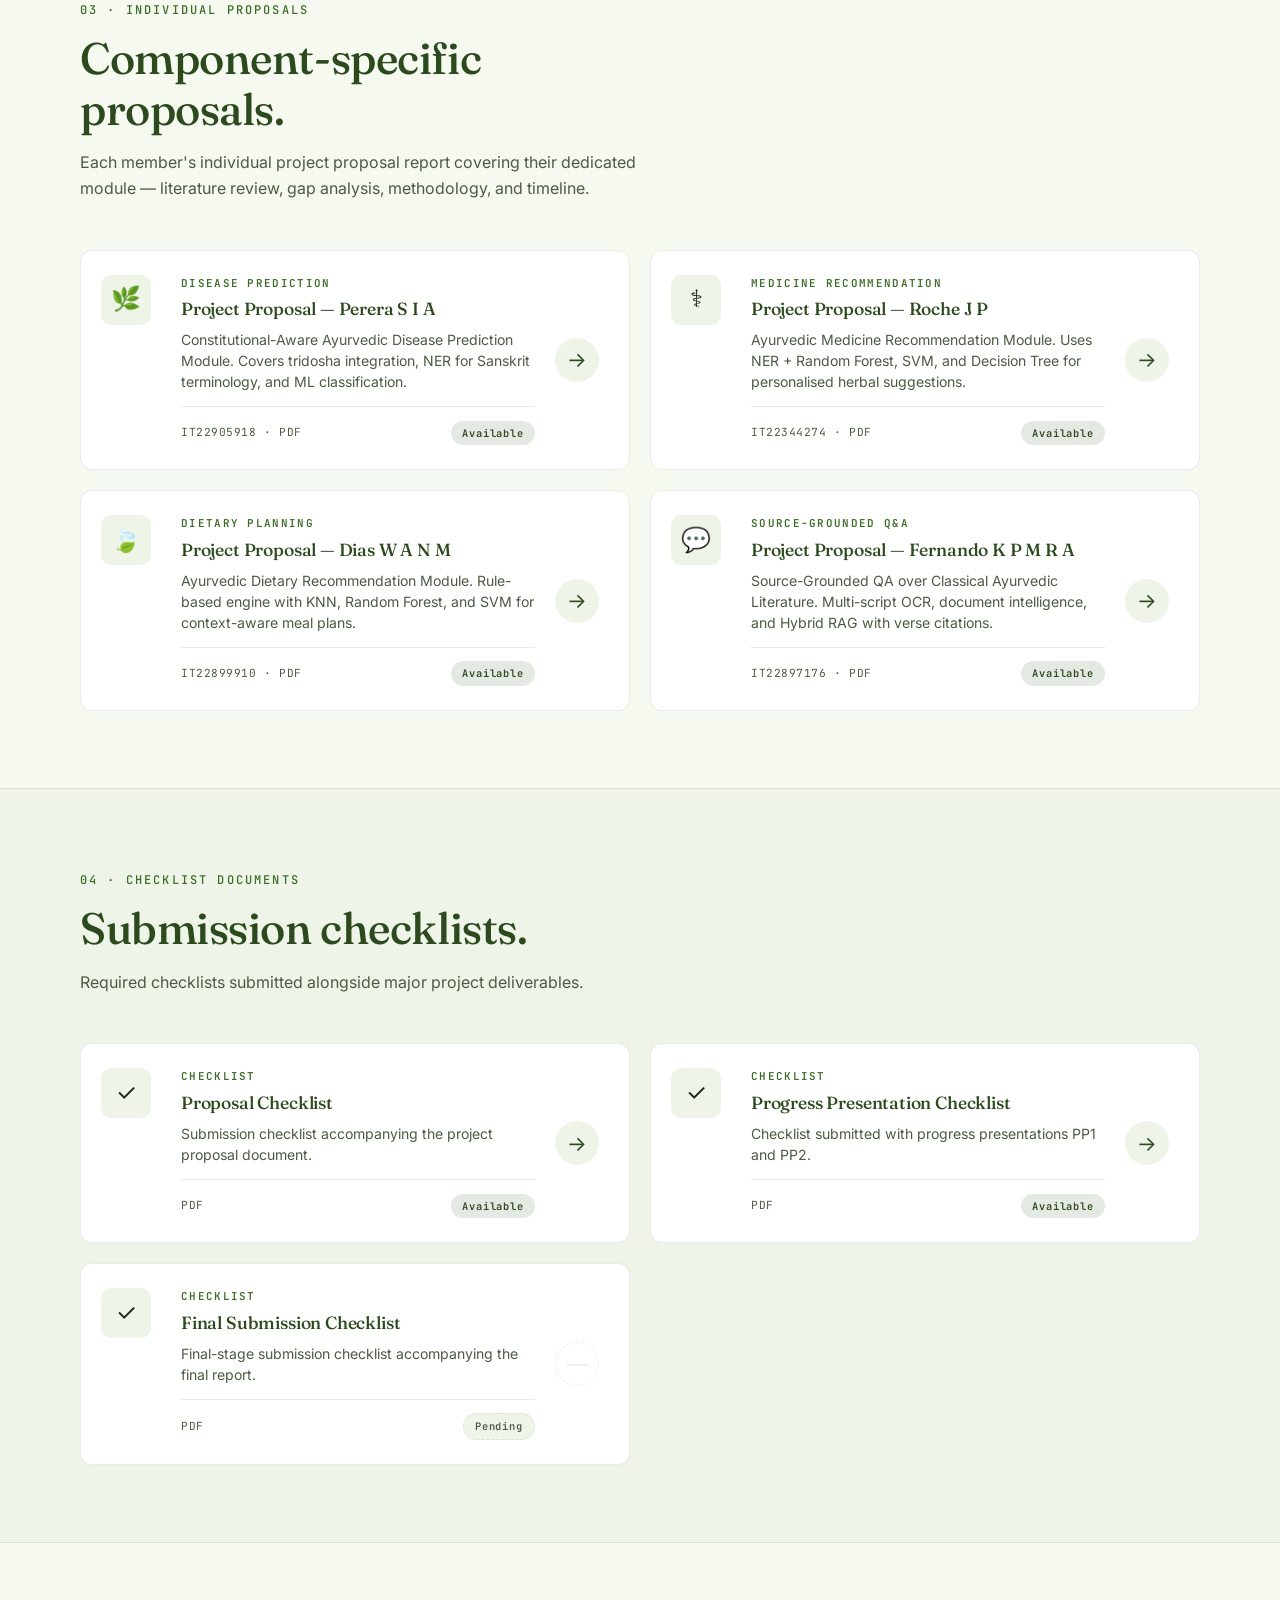
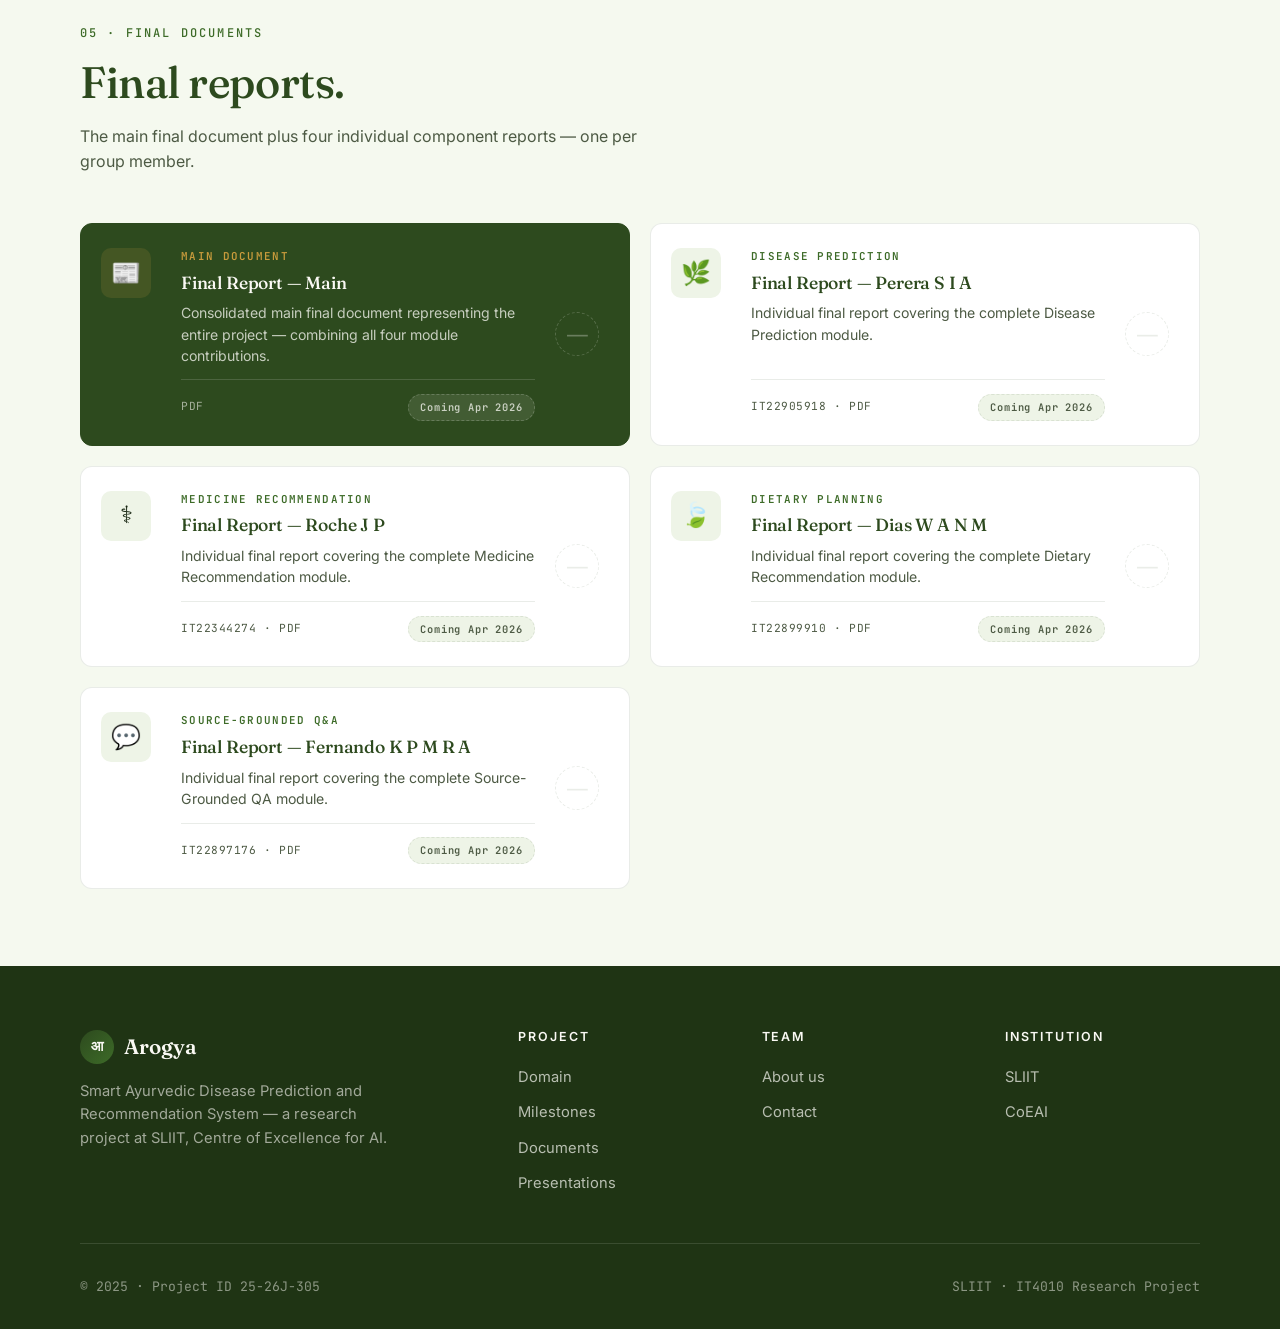
<file: documents.html>
<!DOCTYPE html>
<html lang="en">
<head>
  <meta charset="UTF-8" />
  <meta name="viewport" content="width=device-width, initial-scale=1.0" />
  <title>Documents · Arogya</title>
  <meta name="description" content="Project documents — charter, proposal, checklists, and final reports." />

  <link rel="preconnect" href="https://fonts.googleapis.com" />
  <link rel="preconnect" href="https://fonts.gstatic.com" crossorigin />
  <link href="https://fonts.googleapis.com/css2?family=Fraunces:ital,wght@0,400;0,500;0,600;1,400&family=Inter:wght@400;500;600&family=JetBrains+Mono:wght@400;500&display=swap" rel="stylesheet" />

  <link rel="stylesheet" href="css/style.css" />
  <link rel="stylesheet" href="css/documents.css" />
</head>
<body>

  <!-- =========================================== Navigation -->
  <nav class="navbar">
    <div class="nav-inner">
      <a href="index.html" class="brand">
        <span class="brand-mark">आ</span>
        <span>Arogya</span>
      </a>
      <button class="nav-toggle" aria-label="Toggle menu">☰</button>
      <ul class="nav-links">
        <li><a href="index.html">Home</a></li>
        <li><a href="domain.html">Domain</a></li>
        <li><a href="milestones.html">Milestones</a></li>
        <li><a href="documents.html" class="active">Documents</a></li>
        <li><a href="presentations.html">Presentations</a></li>
        <li><a href="about.html">About</a></li>
        <li><a href="contact.html">Contact</a></li>
      </ul>
    </div>
  </nav>

  <!-- =========================================== Page hero -->
  <header class="page-hero">
    <div class="container">
      <span class="eyebrow">Project Documents</span>
      <h1>Every <em>deliverable</em>, in one place.</h1>
      <p>All written deliverables across the project lifecycle — charter, proposal, checklists, and the final reports. Click any item to view or download.</p>
    </div>
  </header>

  <!-- =========================================== Project Charter -->
  <section class="docs-section">
    <div class="container">
      <div class="section-head">
        <span class="eyebrow">01 · Project Charter</span>
        <h2>The starting document.</h2>
        <p style="margin-top: 1rem;">Formal scope, deliverables, timeline, risks, and stakeholder agreements for the project.</p>
      </div>

      <div class="docs-grid">
        <article class="doc-card">
          <div class="doc-icon">📄</div>
          <div class="doc-body">
            <span class="doc-tag">Group Document</span>
            <h3>Project Charter</h3>
            <p>Formal scope, deliverables, timeline, risks, and stakeholder agreements for the Arogya project.</p>
            <div class="doc-meta">
              <span>PDF</span>
              <span class="doc-status status-available">Available</span>
            </div>
          </div>
          <a href="documents/Project_Charter.pdf" class="doc-link" aria-label="Open Project Charter">→</a>
        </article>
      </div>
    </div>
  </section>

  <!-- =========================================== Proposal Document -->
  <section class="docs-section section-alt">
    <div class="container">
      <div class="section-head">
        <span class="eyebrow">02 · Proposal Document</span>
        <h2>The research proposal.</h2>
        <p style="margin-top: 1rem;">Detailed research proposal covering the literature review, research gap, problem, objectives, methodology, and timeline.</p>
      </div>

      <div class="docs-grid">
        <article class="doc-card">
          <div class="doc-icon">📘</div>
          <div class="doc-body">
            <span class="doc-tag">Group Document</span>
            <h3>Project Proposal</h3>
            <p>Comprehensive research proposal for the Smart Ayurvedic Disease Prediction and Recommendation System.</p>
            <div class="doc-meta">
              <span>PDF</span>
              <span class="doc-status status-available">Available</span>
            </div>
          </div>
          <a href="documents/Project_Proposal.pdf" class="doc-link" aria-label="Open Project Proposal">→</a>
        </article>
      </div>
    </div>
  </section>

  <!-- =========================================== Individual Proposals -->
  <section class="docs-section">
    <div class="container">
      <div class="section-head">
        <span class="eyebrow">03 · Individual Proposals</span>
        <h2>Component-specific proposals.</h2>
        <p style="margin-top: 1rem;">Each member's individual project proposal report covering their dedicated module — literature review, gap analysis, methodology, and timeline.</p>
      </div>

      <div class="docs-grid">

        <article class="doc-card">
          <div class="doc-icon">🌿</div>
          <div class="doc-body">
            <span class="doc-tag">Disease Prediction</span>
            <h3>Project Proposal — Perera S I A</h3>
            <p>Constitutional-Aware Ayurvedic Disease Prediction Module. Covers tridosha integration, NER for Sanskrit terminology, and ML classification.</p>
            <div class="doc-meta">
              <span>IT22905918 · PDF</span>
              <span class="doc-status status-available">Available</span>
            </div>
          </div>
          <a href="documents/Proposal_Perera_IT22905918.pdf" class="doc-link" aria-label="Open Perera's proposal">→</a>
        </article>

        <article class="doc-card">
          <div class="doc-icon">⚕</div>
          <div class="doc-body">
            <span class="doc-tag">Medicine Recommendation</span>
            <h3>Project Proposal — Roche J P</h3>
            <p>Ayurvedic Medicine Recommendation Module. Uses NER + Random Forest, SVM, and Decision Tree for personalised herbal suggestions.</p>
            <div class="doc-meta">
              <span>IT22344274 · PDF</span>
              <span class="doc-status status-available">Available</span>
            </div>
          </div>
          <a href="documents/Proposal_Roche_IT22344274.pdf" class="doc-link" aria-label="Open Roche's proposal">→</a>
        </article>

        <article class="doc-card">
          <div class="doc-icon">🍃</div>
          <div class="doc-body">
            <span class="doc-tag">Dietary Planning</span>
            <h3>Project Proposal — Dias W A N M</h3>
            <p>Ayurvedic Dietary Recommendation Module. Rule-based engine with KNN, Random Forest, and SVM for context-aware meal plans.</p>
            <div class="doc-meta">
              <span>IT22899910 · PDF</span>
              <span class="doc-status status-available">Available</span>
            </div>
          </div>
          <a href="documents/Proposal_Dias_IT22899910.pdf" class="doc-link" aria-label="Open Dias' proposal">→</a>
        </article>

        <article class="doc-card">
          <div class="doc-icon">💬</div>
          <div class="doc-body">
            <span class="doc-tag">Source-Grounded Q&A</span>
            <h3>Project Proposal — Fernando K P M R A</h3>
            <p>Source-Grounded QA over Classical Ayurvedic Literature. Multi-script OCR, document intelligence, and Hybrid RAG with verse citations.</p>
            <div class="doc-meta">
              <span>IT22897176 · PDF</span>
              <span class="doc-status status-available">Available</span>
            </div>
          </div>
          <a href="documents/Proposal_Fernando_IT22897176.pdf" class="doc-link" aria-label="Open Fernando's proposal">→</a>
        </article>

      </div>
    </div>
  </section>

  <!-- =========================================== Checklist Documents -->
  <section class="docs-section section-alt">
    <div class="container">
      <div class="section-head">
        <span class="eyebrow">04 · Checklist Documents</span>
        <h2>Submission checklists.</h2>
        <p style="margin-top: 1rem;">Required checklists submitted alongside major project deliverables.</p>
      </div>

      <div class="docs-grid">

        <article class="doc-card">
          <div class="doc-icon">✓</div>
          <div class="doc-body">
            <span class="doc-tag">Checklist</span>
            <h3>Proposal Checklist</h3>
            <p>Submission checklist accompanying the project proposal document.</p>
            <div class="doc-meta">
              <span>PDF</span>
              <span class="doc-status status-available">Available</span>
            </div>
          </div>
          <a href="documents/githubReadme.pdf" class="doc-link" aria-label="Open Fernando's proposal">→</a>
        </article>

        <article class="doc-card">
          <div class="doc-icon">✓</div>
          <div class="doc-body">
            <span class="doc-tag">Checklist</span>
            <h3>Progress Presentation Checklist</h3>
            <p>Checklist submitted with progress presentations PP1 and PP2.</p>
            <div class="doc-meta">
              <span>PDF</span>
              <span class="doc-status status-available">Available</span>
            </div>
          </div>
            <a href="documents/checkList1.pdf" class="doc-link" aria-label="Open Dias' proposal">→</a>        </article>

        <article class="doc-card">
          <div class="doc-icon">✓</div>
          <div class="doc-body">
            <span class="doc-tag">Checklist</span>
            <h3>Final Submission Checklist</h3>
            <p>Final-stage submission checklist accompanying the final report.</p>
            <div class="doc-meta">
              <span>PDF</span>
              <span class="doc-status status-pending">Pending</span>
            </div>
          </div>
          <span class="doc-link disabled" aria-disabled="true">—</span>
        </article>

      </div>
    </div>
  </section>

  <!-- =========================================== Final Documents -->
  <section class="docs-section">
    <div class="container">
      <div class="section-head">
        <span class="eyebrow">05 · Final Documents</span>
        <h2>Final reports.</h2>
        <p style="margin-top: 1rem;">The main final document plus four individual component reports — one per group member.</p>
      </div>

      <div class="docs-grid">

        <article class="doc-card highlight">
          <div class="doc-icon">📰</div>
          <div class="doc-body">
            <span class="doc-tag">Main Document</span>
            <h3>Final Report — Main</h3>
            <p>Consolidated main final document representing the entire project — combining all four module contributions.</p>
            <div class="doc-meta">
              <span>PDF</span>
              <span class="doc-status status-pending">Coming Apr 2026</span>
            </div>
          </div>
          <span class="doc-link disabled" aria-disabled="true">—</span>
        </article>

        <article class="doc-card">
          <div class="doc-icon">🌿</div>
          <div class="doc-body">
            <span class="doc-tag">Disease Prediction</span>
            <h3>Final Report — Perera S I A</h3>
            <p>Individual final report covering the complete Disease Prediction module.</p>
            <div class="doc-meta">
              <span>IT22905918 · PDF</span>
              <span class="doc-status status-pending">Coming Apr 2026</span>
            </div>
          </div>
          <span class="doc-link disabled" aria-disabled="true">—</span>
        </article>

        <article class="doc-card">
          <div class="doc-icon">⚕</div>
          <div class="doc-body">
            <span class="doc-tag">Medicine Recommendation</span>
            <h3>Final Report — Roche J P</h3>
            <p>Individual final report covering the complete Medicine Recommendation module.</p>
            <div class="doc-meta">
              <span>IT22344274 · PDF</span>
              <span class="doc-status status-pending">Coming Apr 2026</span>
            </div>
          </div>
          <span class="doc-link disabled" aria-disabled="true">—</span>
        </article>

        <article class="doc-card">
          <div class="doc-icon">🍃</div>
          <div class="doc-body">
            <span class="doc-tag">Dietary Planning</span>
            <h3>Final Report — Dias W A N M</h3>
            <p>Individual final report covering the complete Dietary Recommendation module.</p>
            <div class="doc-meta">
              <span>IT22899910 · PDF</span>
              <span class="doc-status status-pending">Coming Apr 2026</span>
            </div>
          </div>
          <span class="doc-link disabled" aria-disabled="true">—</span>
        </article>

        <article class="doc-card">
          <div class="doc-icon">💬</div>
          <div class="doc-body">
            <span class="doc-tag">Source-Grounded Q&A</span>
            <h3>Final Report — Fernando K P M R A</h3>
            <p>Individual final report covering the complete Source-Grounded QA module.</p>
            <div class="doc-meta">
              <span>IT22897176 · PDF</span>
              <span class="doc-status status-pending">Coming Apr 2026</span>
            </div>
          </div>
          <span class="doc-link disabled" aria-disabled="true">—</span>
        </article>

      </div>
    </div>
  </section>

  <!-- =========================================== Footer -->
  <footer class="footer">
    <div class="container">
      <div class="footer-grid">
        <div class="footer-brand">
          <div class="brand">
            <span class="brand-mark">आ</span>
            <span>Arogya</span>
          </div>
          <p>Smart Ayurvedic Disease Prediction and Recommendation System — a research project at SLIIT, Centre of Excellence for AI.</p>
        </div>
        <div>
          <h4>Project</h4>
          <ul>
            <li><a href="domain.html">Domain</a></li>
            <li><a href="milestones.html">Milestones</a></li>
            <li><a href="documents.html">Documents</a></li>
            <li><a href="presentations.html">Presentations</a></li>
          </ul>
        </div>
        <div>
          <h4>Team</h4>
          <ul>
            <li><a href="about.html">About us</a></li>
            <li><a href="contact.html">Contact</a></li>
          </ul>
        </div>
        <div>
          <h4>Institution</h4>
          <ul>
            <li><a href="#" target="_blank" rel="noopener">SLIIT</a></li>
            <li><a href="#" target="_blank" rel="noopener">CoEAI</a></li>
          </ul>
        </div>
      </div>
      <div class="footer-bottom">
        <span>© 2025 · Project ID 25-26J-305</span>
        <span>SLIIT · IT4010 Research Project</span>
      </div>
    </div>
  </footer>

  <script src="js/main.js"></script>
</body>
</html>
</file>
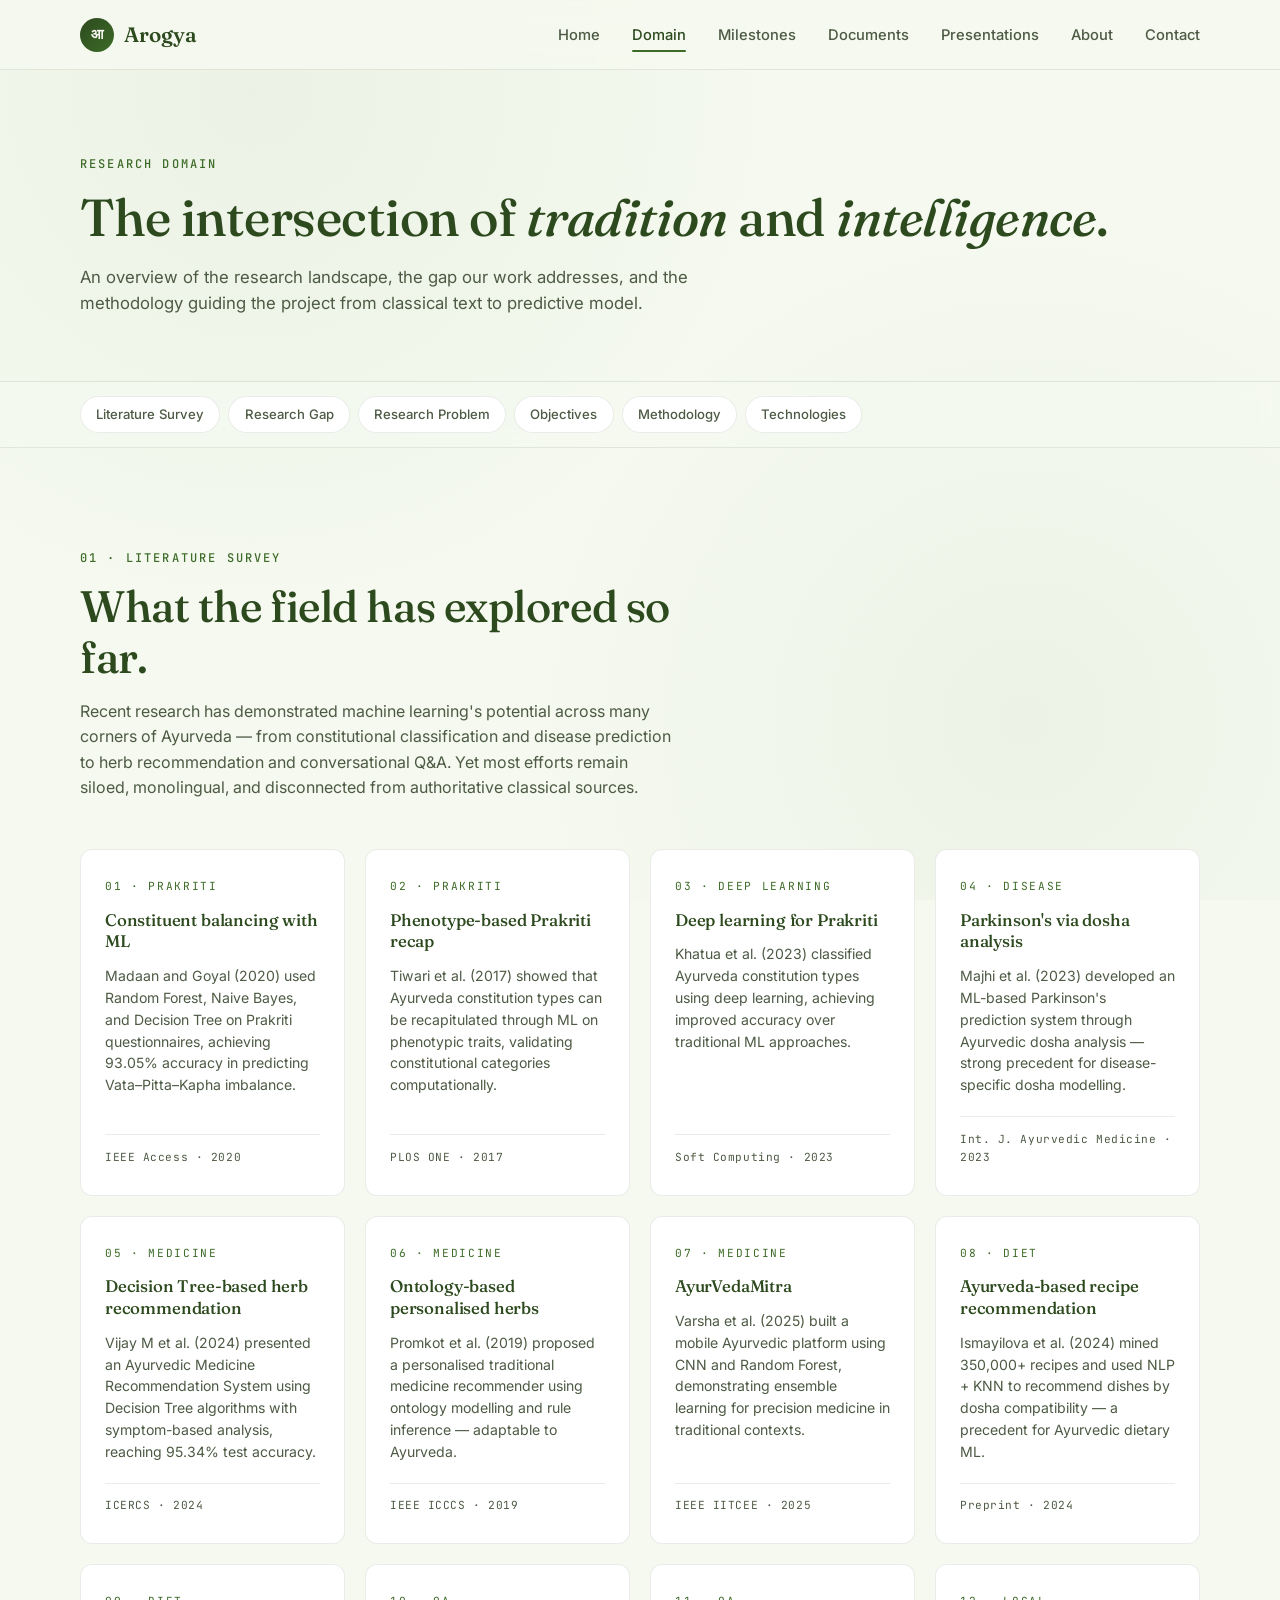
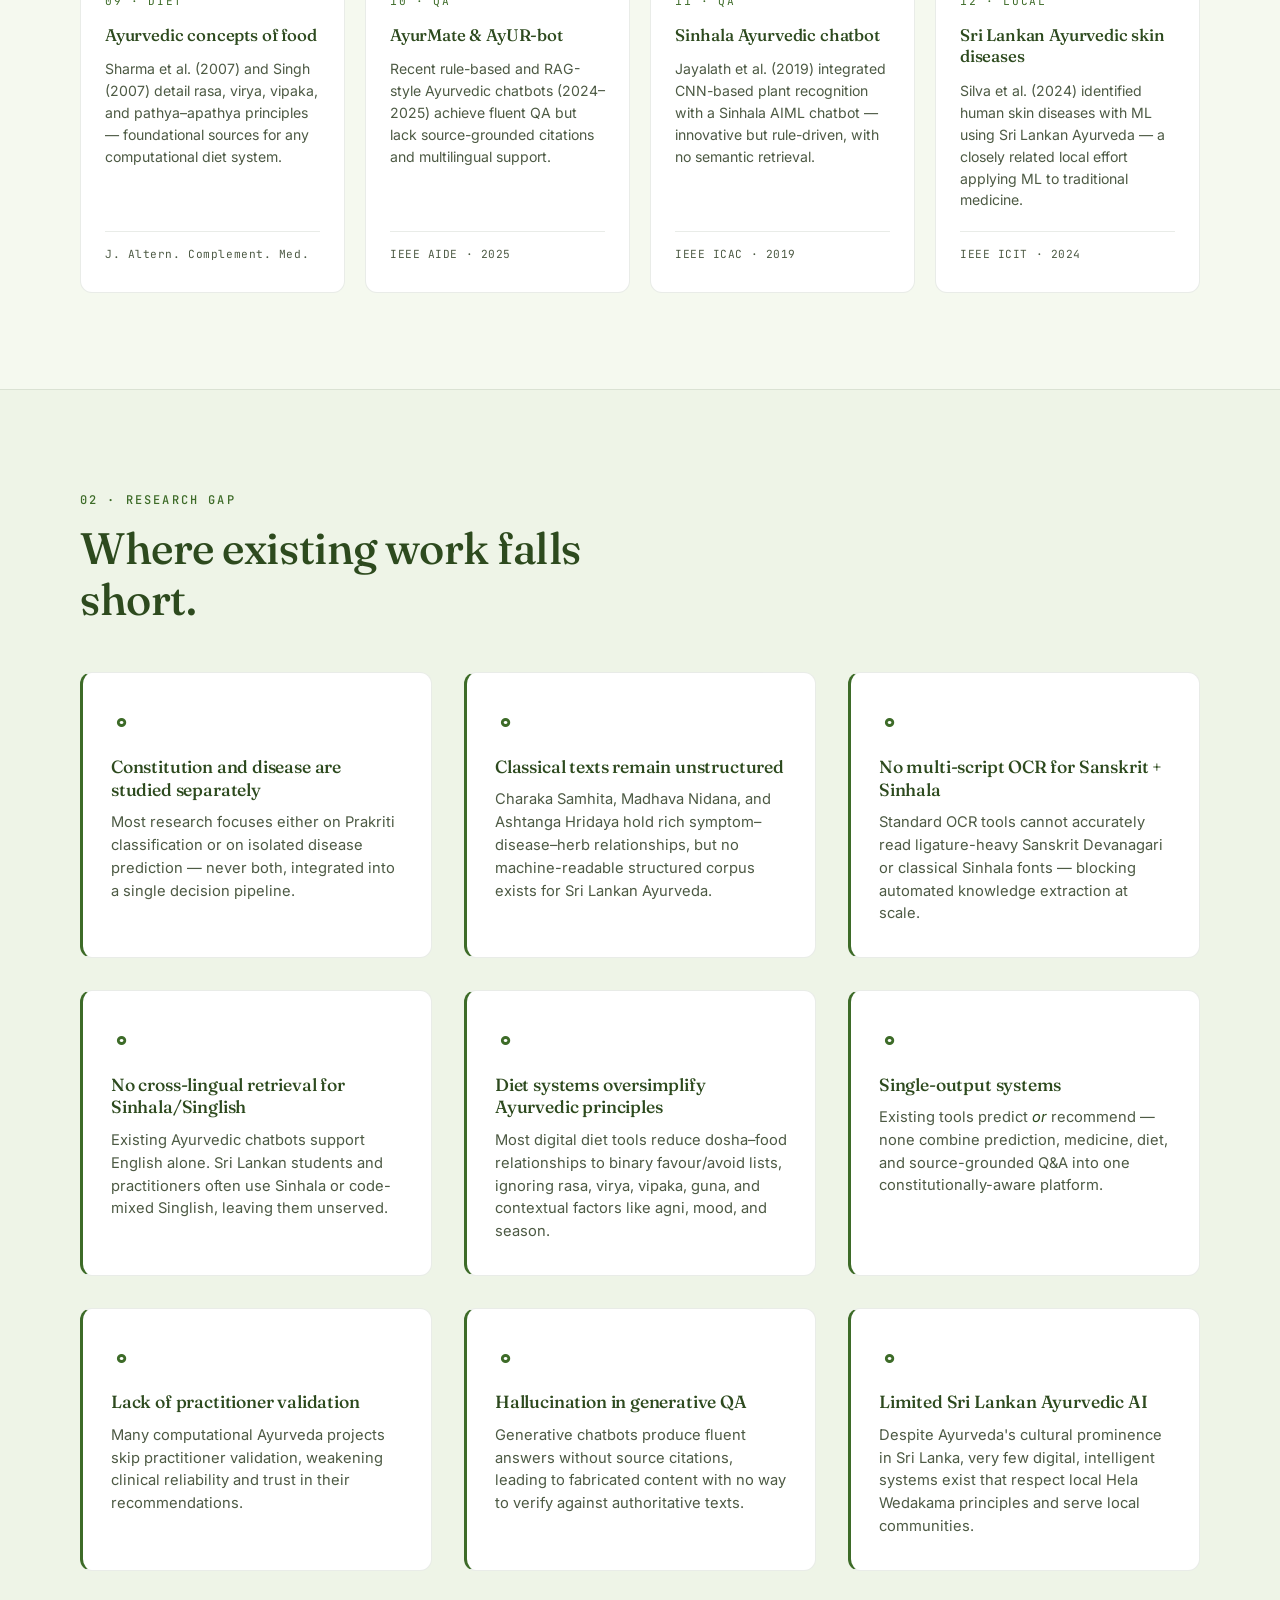
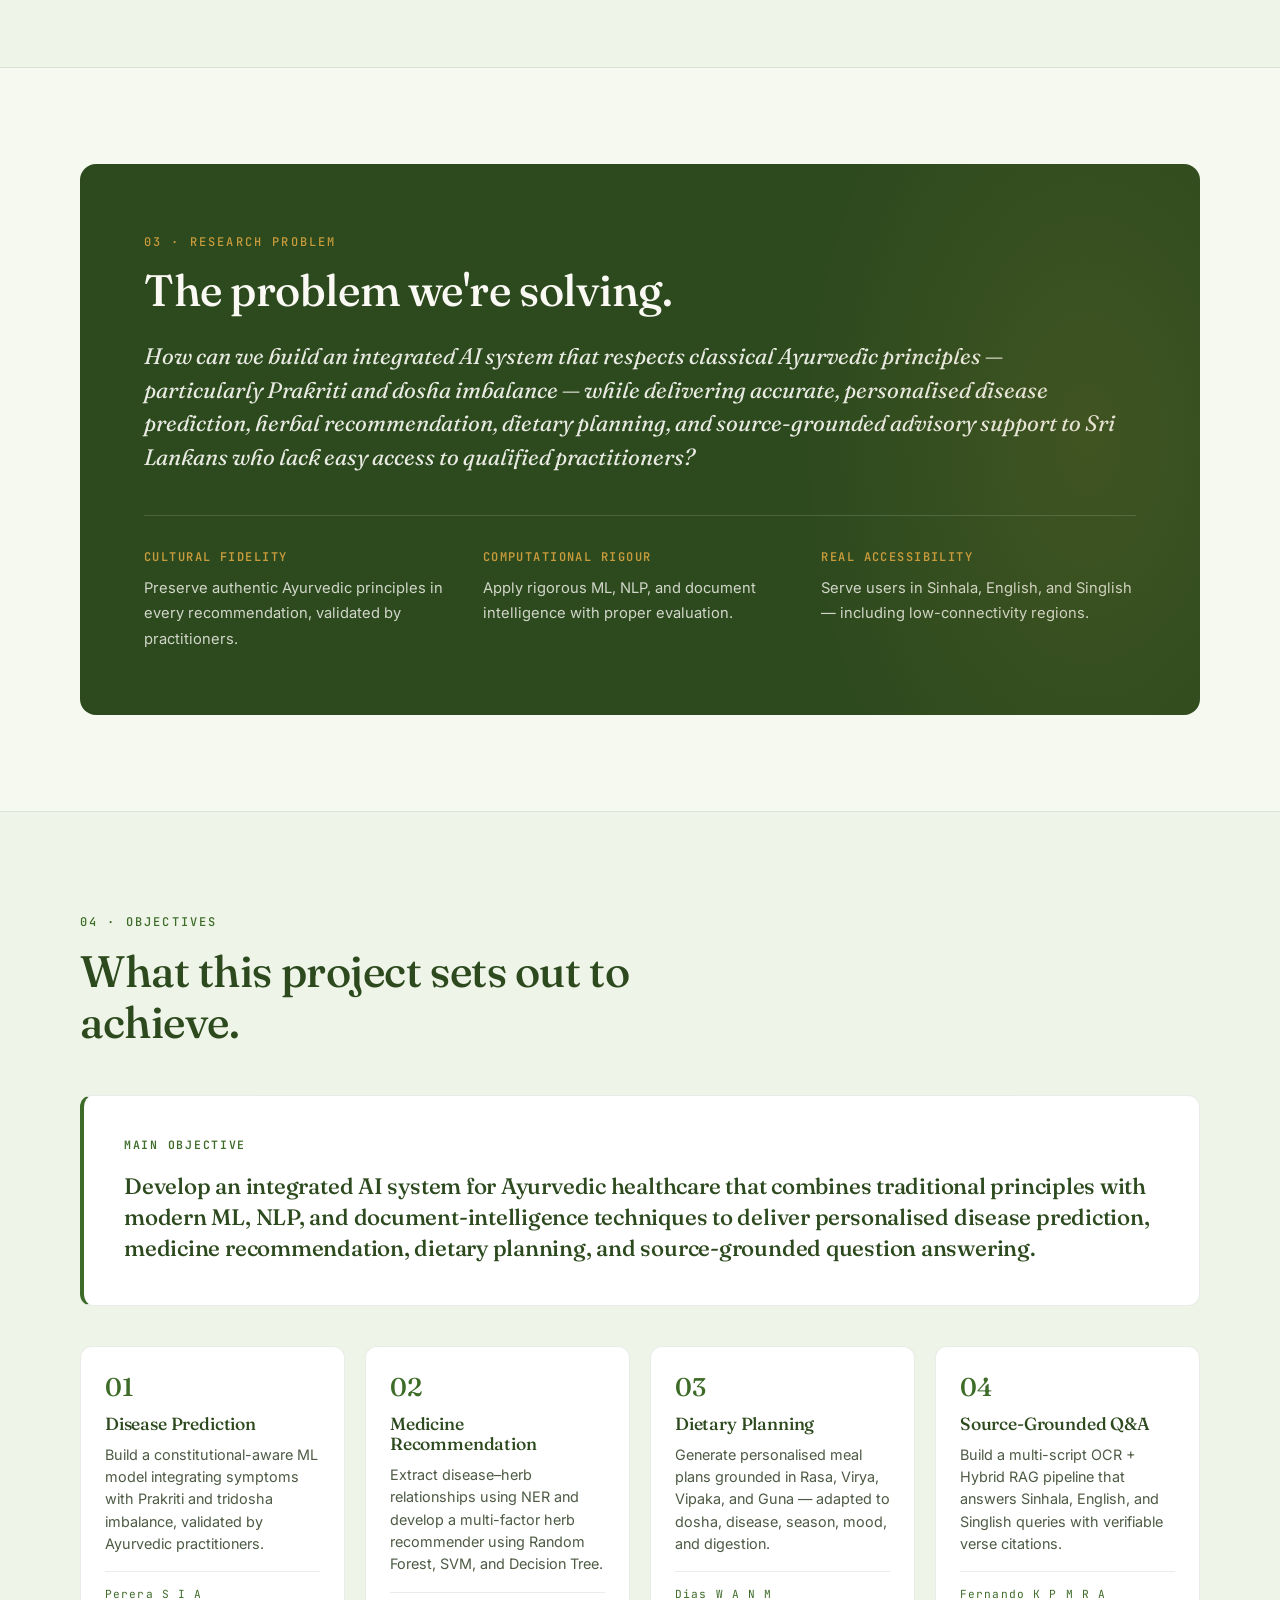
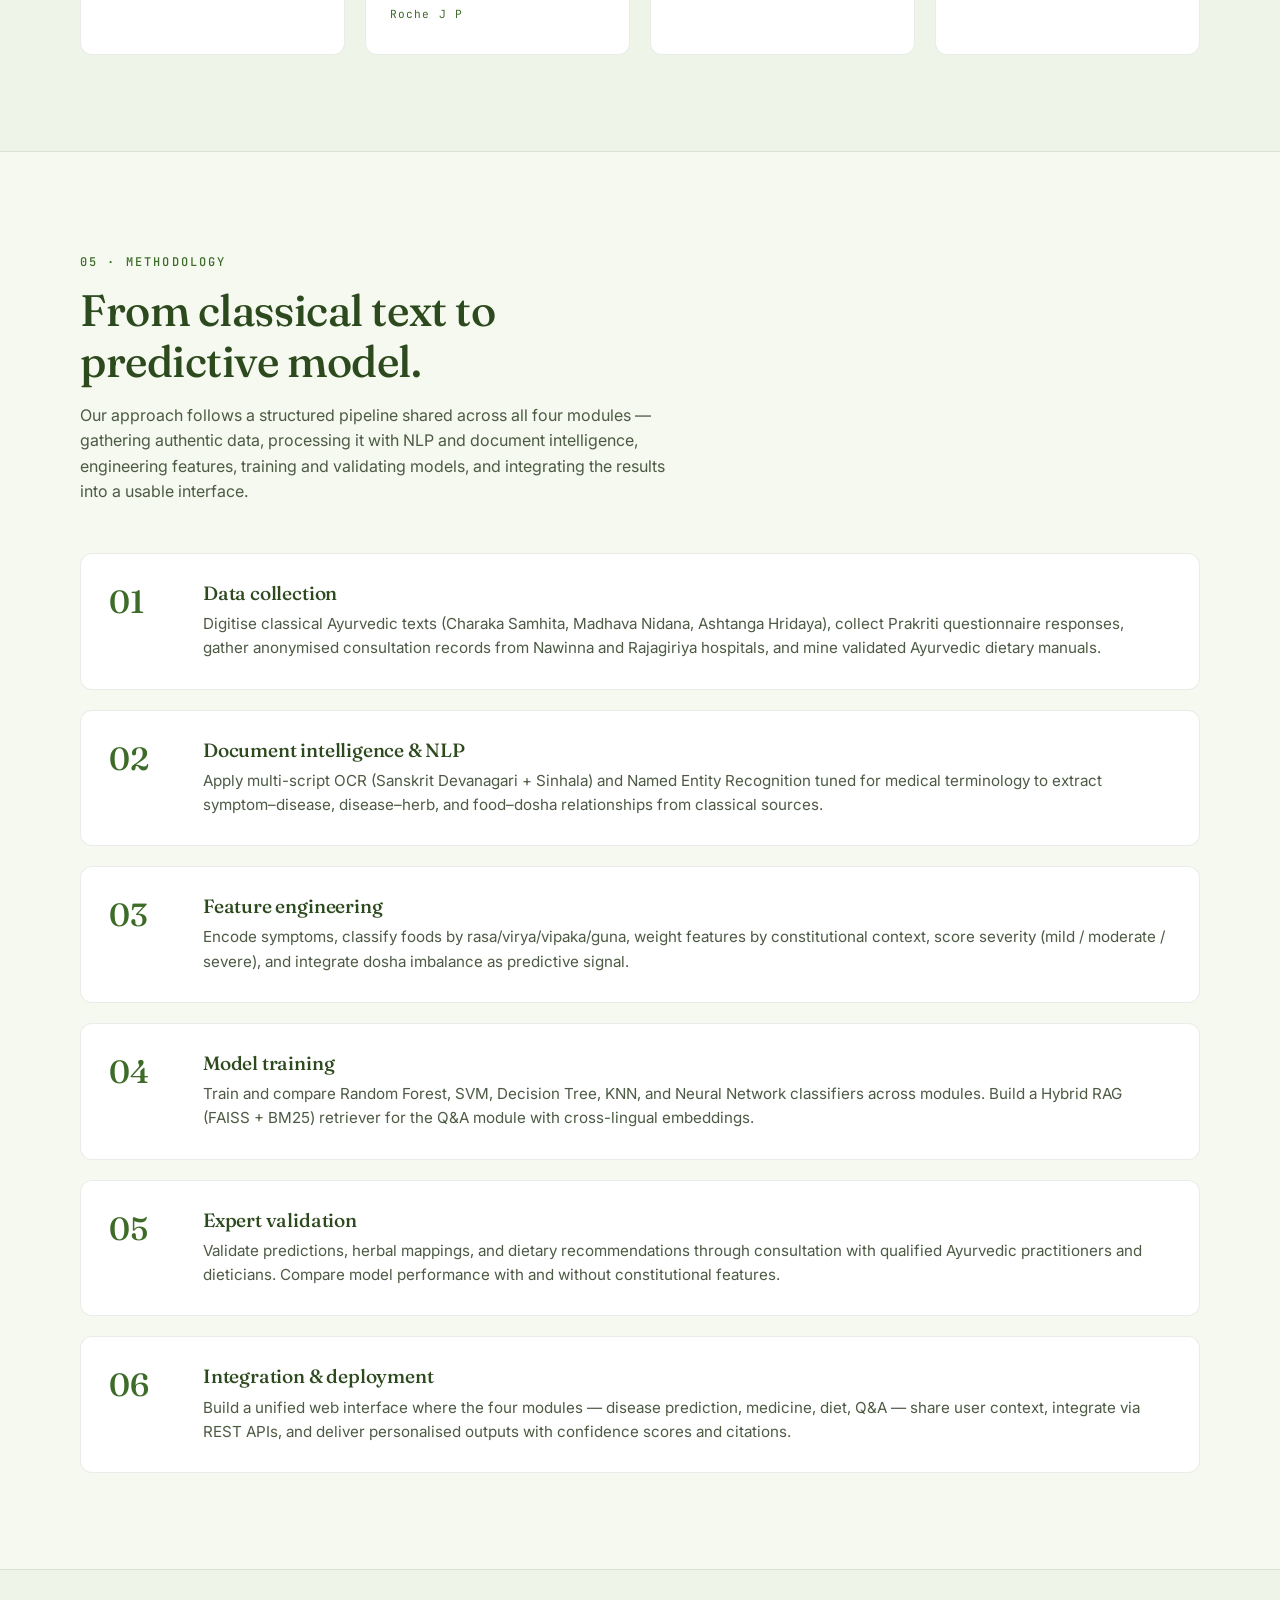
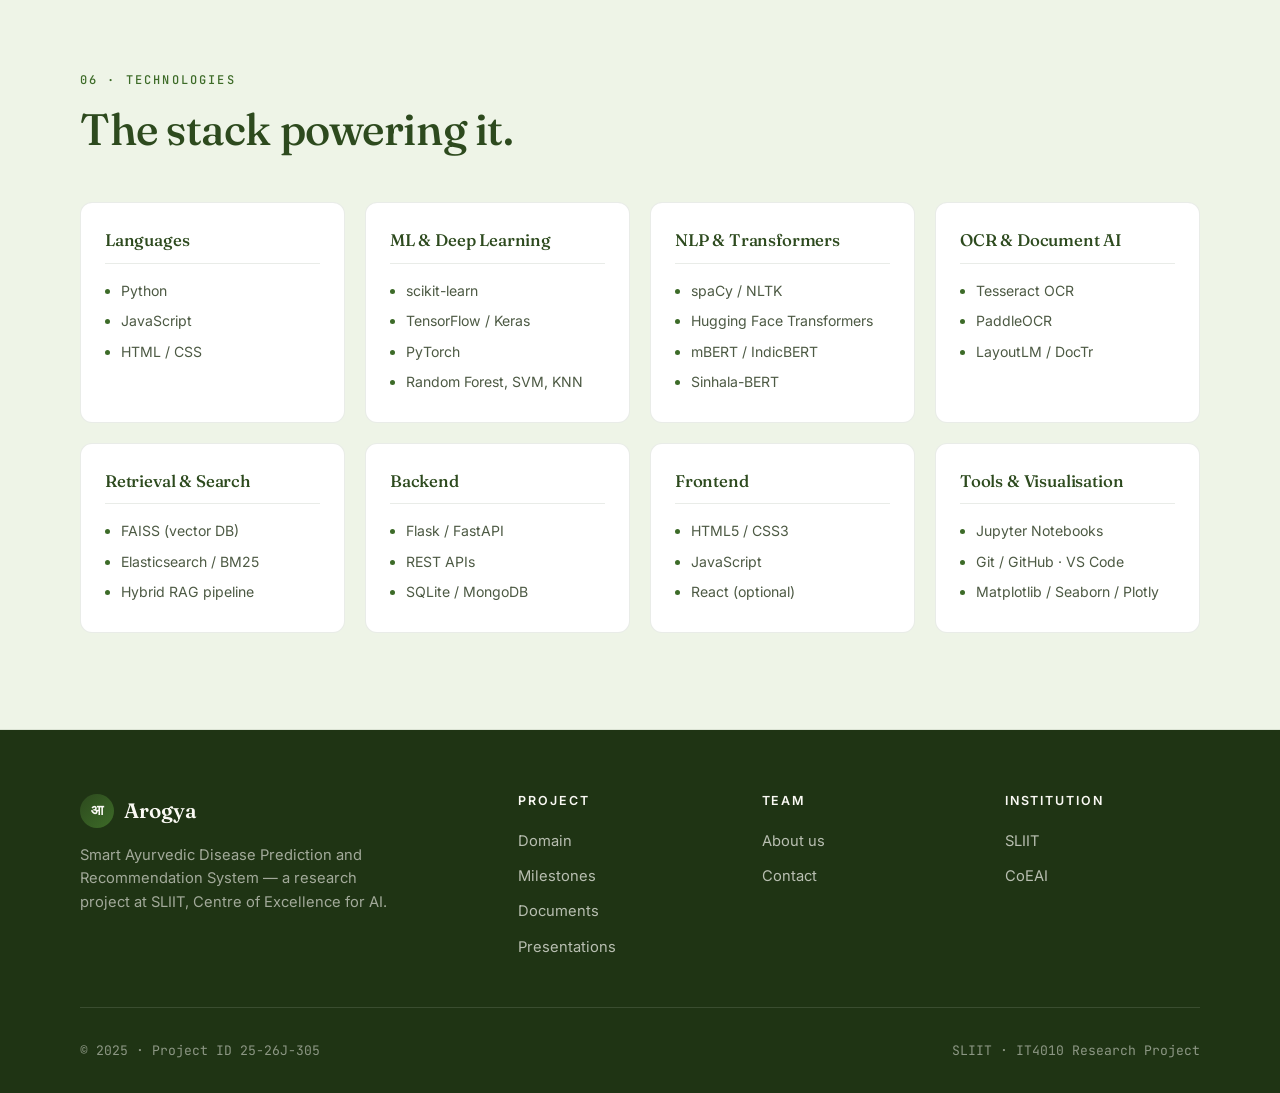
<file: domain.html>
<!DOCTYPE html>
<html lang="en">
<head>
  <meta charset="UTF-8" />
  <meta name="viewport" content="width=device-width, initial-scale=1.0" />
  <title>Domain · Arogya</title>
  <meta name="description" content="Research domain — literature survey, research gap, problem, objectives, methodology, and technologies." />

  <link rel="preconnect" href="https://fonts.googleapis.com" />
  <link rel="preconnect" href="https://fonts.gstatic.com" crossorigin />
  <link href="https://fonts.googleapis.com/css2?family=Fraunces:ital,wght@0,400;0,500;0,600;1,400&family=Inter:wght@400;500;600&family=JetBrains+Mono:wght@400;500&display=swap" rel="stylesheet" />

  <link rel="stylesheet" href="css/style.css" />
  <link rel="stylesheet" href="css/domain.css" />
</head>
<body>

  <!-- =========================================== Navigation -->
  <nav class="navbar">
    <div class="nav-inner">
      <a href="index.html" class="brand">
        <span class="brand-mark">आ</span>
        <span>Arogya</span>
      </a>
      <button class="nav-toggle" aria-label="Toggle menu">☰</button>
      <ul class="nav-links">
        <li><a href="index.html">Home</a></li>
        <li><a href="domain.html" class="active">Domain</a></li>
        <li><a href="milestones.html">Milestones</a></li>
        <li><a href="documents.html">Documents</a></li>
        <li><a href="presentations.html">Presentations</a></li>
        <li><a href="about.html">About</a></li>
        <li><a href="contact.html">Contact</a></li>
      </ul>
    </div>
  </nav>

  <!-- =========================================== Page hero -->
  <header class="page-hero">
    <div class="container">
      <span class="eyebrow">Research Domain</span>
      <h1>The intersection of <em>tradition</em> and <em>intelligence</em>.</h1>
      <p>An overview of the research landscape, the gap our work addresses, and the methodology guiding the project from classical text to predictive model.</p>
    </div>
  </header>

  <!-- =========================================== Section navigation -->
  <div class="section-nav-wrap">
    <div class="container">
      <nav class="section-nav">
        <a href="#literature">Literature Survey</a>
        <a href="#gap">Research Gap</a>
        <a href="#problem">Research Problem</a>
        <a href="#objectives">Objectives</a>
        <a href="#methodology">Methodology</a>
        <a href="#technologies">Technologies</a>
      </nav>
    </div>
  </div>

  <!-- =========================================== Literature Survey -->
  <section id="literature">
    <div class="container">
      <div class="section-head">
        <span class="eyebrow">01 · Literature Survey</span>
        <h2>What the field has explored so far.</h2>
        <p style="margin-top: 1rem;">Recent research has demonstrated machine learning's potential across many corners of Ayurveda — from constitutional classification and disease prediction to herb recommendation and conversational Q&A. Yet most efforts remain siloed, monolingual, and disconnected from authoritative classical sources.</p>
      </div>

      <div class="lit-grid">
        <article class="lit-card">
          <div class="lit-num">01 · PRAKRITI</div>
          <h3>Constituent balancing with ML</h3>
          <p>Madaan and Goyal (2020) used Random Forest, Naive Bayes, and Decision Tree on Prakriti questionnaires, achieving 93.05% accuracy in predicting Vata–Pitta–Kapha imbalance.</p>
          <span class="lit-tag">IEEE Access · 2020</span>
        </article>

        <article class="lit-card">
          <div class="lit-num">02 · PRAKRITI</div>
          <h3>Phenotype-based Prakriti recap</h3>
          <p>Tiwari et al. (2017) showed that Ayurveda constitution types can be recapitulated through ML on phenotypic traits, validating constitutional categories computationally.</p>
          <span class="lit-tag">PLOS ONE · 2017</span>
        </article>

        <article class="lit-card">
          <div class="lit-num">03 · DEEP LEARNING</div>
          <h3>Deep learning for Prakriti</h3>
          <p>Khatua et al. (2023) classified Ayurveda constitution types using deep learning, achieving improved accuracy over traditional ML approaches.</p>
          <span class="lit-tag">Soft Computing · 2023</span>
        </article>

        <article class="lit-card">
          <div class="lit-num">04 · DISEASE</div>
          <h3>Parkinson's via dosha analysis</h3>
          <p>Majhi et al. (2023) developed an ML-based Parkinson's prediction system through Ayurvedic dosha analysis — strong precedent for disease-specific dosha modelling.</p>
          <span class="lit-tag">Int. J. Ayurvedic Medicine · 2023</span>
        </article>

        <article class="lit-card">
          <div class="lit-num">05 · MEDICINE</div>
          <h3>Decision Tree-based herb recommendation</h3>
          <p>Vijay M et al. (2024) presented an Ayurvedic Medicine Recommendation System using Decision Tree algorithms with symptom-based analysis, reaching 95.34% test accuracy.</p>
          <span class="lit-tag">ICERCS · 2024</span>
        </article>

        <article class="lit-card">
          <div class="lit-num">06 · MEDICINE</div>
          <h3>Ontology-based personalised herbs</h3>
          <p>Promkot et al. (2019) proposed a personalised traditional medicine recommender using ontology modelling and rule inference — adaptable to Ayurveda.</p>
          <span class="lit-tag">IEEE ICCCS · 2019</span>
        </article>

        <article class="lit-card">
          <div class="lit-num">07 · MEDICINE</div>
          <h3>AyurVedaMitra</h3>
          <p>Varsha et al. (2025) built a mobile Ayurvedic platform using CNN and Random Forest, demonstrating ensemble learning for precision medicine in traditional contexts.</p>
          <span class="lit-tag">IEEE IITCEE · 2025</span>
        </article>

        <article class="lit-card">
          <div class="lit-num">08 · DIET</div>
          <h3>Ayurveda-based recipe recommendation</h3>
          <p>Ismayilova et al. (2024) mined 350,000+ recipes and used NLP + KNN to recommend dishes by dosha compatibility — a precedent for Ayurvedic dietary ML.</p>
          <span class="lit-tag">Preprint · 2024</span>
        </article>

        <article class="lit-card">
          <div class="lit-num">09 · DIET</div>
          <h3>Ayurvedic concepts of food</h3>
          <p>Sharma et al. (2007) and Singh (2007) detail rasa, virya, vipaka, and pathya–apathya principles — foundational sources for any computational diet system.</p>
          <span class="lit-tag">J. Altern. Complement. Med.</span>
        </article>

        <article class="lit-card">
          <div class="lit-num">10 · QA</div>
          <h3>AyurMate &amp; AyUR-bot</h3>
          <p>Recent rule-based and RAG-style Ayurvedic chatbots (2024–2025) achieve fluent QA but lack source-grounded citations and multilingual support.</p>
          <span class="lit-tag">IEEE AIDE · 2025</span>
        </article>

        <article class="lit-card">
          <div class="lit-num">11 · QA</div>
          <h3>Sinhala Ayurvedic chatbot</h3>
          <p>Jayalath et al. (2019) integrated CNN-based plant recognition with a Sinhala AIML chatbot — innovative but rule-driven, with no semantic retrieval.</p>
          <span class="lit-tag">IEEE ICAC · 2019</span>
        </article>

        <article class="lit-card">
          <div class="lit-num">12 · LOCAL</div>
          <h3>Sri Lankan Ayurvedic skin diseases</h3>
          <p>Silva et al. (2024) identified human skin diseases with ML using Sri Lankan Ayurveda — a closely related local effort applying ML to traditional medicine.</p>
          <span class="lit-tag">IEEE ICIT · 2024</span>
        </article>
      </div>
    </div>
  </section>

  <!-- =========================================== Research Gap -->
  <section id="gap" class="section-alt">
    <div class="container">
      <div class="section-head">
        <span class="eyebrow">02 · Research Gap</span>
        <h2>Where existing work falls short.</h2>
      </div>

      <div class="gap-grid">
        <div class="gap-item">
          <div class="gap-icon">⚬</div>
          <h4>Constitution and disease are studied separately</h4>
          <p>Most research focuses either on Prakriti classification or on isolated disease prediction — never both, integrated into a single decision pipeline.</p>
        </div>

        <div class="gap-item">
          <div class="gap-icon">⚬</div>
          <h4>Classical texts remain unstructured</h4>
          <p>Charaka Samhita, Madhava Nidana, and Ashtanga Hridaya hold rich symptom–disease–herb relationships, but no machine-readable structured corpus exists for Sri Lankan Ayurveda.</p>
        </div>

        <div class="gap-item">
          <div class="gap-icon">⚬</div>
          <h4>No multi-script OCR for Sanskrit + Sinhala</h4>
          <p>Standard OCR tools cannot accurately read ligature-heavy Sanskrit Devanagari or classical Sinhala fonts — blocking automated knowledge extraction at scale.</p>
        </div>

        <div class="gap-item">
          <div class="gap-icon">⚬</div>
          <h4>No cross-lingual retrieval for Sinhala/Singlish</h4>
          <p>Existing Ayurvedic chatbots support English alone. Sri Lankan students and practitioners often use Sinhala or code-mixed Singlish, leaving them unserved.</p>
        </div>

        <div class="gap-item">
          <div class="gap-icon">⚬</div>
          <h4>Diet systems oversimplify Ayurvedic principles</h4>
          <p>Most digital diet tools reduce dosha–food relationships to binary favour/avoid lists, ignoring rasa, virya, vipaka, guna, and contextual factors like agni, mood, and season.</p>
        </div>

        <div class="gap-item">
          <div class="gap-icon">⚬</div>
          <h4>Single-output systems</h4>
          <p>Existing tools predict <em>or</em> recommend — none combine prediction, medicine, diet, and source-grounded Q&A into one constitutionally-aware platform.</p>
        </div>

        <div class="gap-item">
          <div class="gap-icon">⚬</div>
          <h4>Lack of practitioner validation</h4>
          <p>Many computational Ayurveda projects skip practitioner validation, weakening clinical reliability and trust in their recommendations.</p>
        </div>

        <div class="gap-item">
          <div class="gap-icon">⚬</div>
          <h4>Hallucination in generative QA</h4>
          <p>Generative chatbots produce fluent answers without source citations, leading to fabricated content with no way to verify against authoritative texts.</p>
        </div>

        <div class="gap-item">
          <div class="gap-icon">⚬</div>
          <h4>Limited Sri Lankan Ayurvedic AI</h4>
          <p>Despite Ayurveda's cultural prominence in Sri Lanka, very few digital, intelligent systems exist that respect local Hela Wedakama principles and serve local communities.</p>
        </div>
      </div>
    </div>
  </section>

  <!-- =========================================== Research Problem -->
  <section id="problem">
    <div class="container">
      <div class="problem-card">
        <span class="eyebrow">03 · Research Problem</span>
        <h2>The problem we're solving.</h2>
        <p class="problem-statement">
          How can we build an integrated AI system that respects classical Ayurvedic principles —
          particularly Prakriti and dosha imbalance — while delivering accurate, personalised
          disease prediction, herbal recommendation, dietary planning, and source-grounded
          advisory support to Sri Lankans who lack easy access to qualified practitioners?
        </p>
        <div class="problem-pillars">
          <div>
            <strong>Cultural fidelity</strong>
            <span>Preserve authentic Ayurvedic principles in every recommendation, validated by practitioners.</span>
          </div>
          <div>
            <strong>Computational rigour</strong>
            <span>Apply rigorous ML, NLP, and document intelligence with proper evaluation.</span>
          </div>
          <div>
            <strong>Real accessibility</strong>
            <span>Serve users in Sinhala, English, and Singlish — including low-connectivity regions.</span>
          </div>
        </div>
      </div>
    </div>
  </section>

  <!-- =========================================== Objectives -->
  <section id="objectives" class="section-alt">
    <div class="container">
      <div class="section-head">
        <span class="eyebrow">04 · Objectives</span>
        <h2>What this project sets out to achieve.</h2>
      </div>

      <div class="obj-main">
        <div class="obj-tag">MAIN OBJECTIVE</div>
        <h3>Develop an integrated AI system for Ayurvedic healthcare that combines traditional principles with modern ML, NLP, and document-intelligence techniques to deliver personalised disease prediction, medicine recommendation, dietary planning, and source-grounded question answering.</h3>
      </div>

      <div class="obj-grid">
        <div class="obj-card">
          <span class="obj-num">01</span>
          <h4>Disease Prediction</h4>
          <p>Build a constitutional-aware ML model integrating symptoms with Prakriti and tridosha imbalance, validated by Ayurvedic practitioners.</p>
          <span class="obj-author">Perera S I A</span>
        </div>
        <div class="obj-card">
          <span class="obj-num">02</span>
          <h4>Medicine Recommendation</h4>
          <p>Extract disease–herb relationships using NER and develop a multi-factor herb recommender using Random Forest, SVM, and Decision Tree.</p>
          <span class="obj-author">Roche J P</span>
        </div>
        <div class="obj-card">
          <span class="obj-num">03</span>
          <h4>Dietary Planning</h4>
          <p>Generate personalised meal plans grounded in Rasa, Virya, Vipaka, and Guna — adapted to dosha, disease, season, mood, and digestion.</p>
          <span class="obj-author">Dias W A N M</span>
        </div>
        <div class="obj-card">
          <span class="obj-num">04</span>
          <h4>Source-Grounded Q&A</h4>
          <p>Build a multi-script OCR + Hybrid RAG pipeline that answers Sinhala, English, and Singlish queries with verifiable verse citations.</p>
          <span class="obj-author">Fernando K P M R A</span>
        </div>
      </div>
    </div>
  </section>

  <!-- =========================================== Methodology -->
  <section id="methodology">
    <div class="container">
      <div class="section-head">
        <span class="eyebrow">05 · Methodology</span>
        <h2>From classical text to predictive model.</h2>
        <p style="margin-top: 1rem;">Our approach follows a structured pipeline shared across all four modules — gathering authentic data, processing it with NLP and document intelligence, engineering features, training and validating models, and integrating the results into a usable interface.</p>
      </div>

      <ol class="method-steps">
        <li>
          <span class="step-num">01</span>
          <div>
            <h4>Data collection</h4>
            <p>Digitise classical Ayurvedic texts (Charaka Samhita, Madhava Nidana, Ashtanga Hridaya), collect Prakriti questionnaire responses, gather anonymised consultation records from Nawinna and Rajagiriya hospitals, and mine validated Ayurvedic dietary manuals.</p>
          </div>
        </li>
        <li>
          <span class="step-num">02</span>
          <div>
            <h4>Document intelligence &amp; NLP</h4>
            <p>Apply multi-script OCR (Sanskrit Devanagari + Sinhala) and Named Entity Recognition tuned for medical terminology to extract symptom–disease, disease–herb, and food–dosha relationships from classical sources.</p>
          </div>
        </li>
        <li>
          <span class="step-num">03</span>
          <div>
            <h4>Feature engineering</h4>
            <p>Encode symptoms, classify foods by rasa/virya/vipaka/guna, weight features by constitutional context, score severity (mild / moderate / severe), and integrate dosha imbalance as predictive signal.</p>
          </div>
        </li>
        <li>
          <span class="step-num">04</span>
          <div>
            <h4>Model training</h4>
            <p>Train and compare Random Forest, SVM, Decision Tree, KNN, and Neural Network classifiers across modules. Build a Hybrid RAG (FAISS + BM25) retriever for the Q&A module with cross-lingual embeddings.</p>
          </div>
        </li>
        <li>
          <span class="step-num">05</span>
          <div>
            <h4>Expert validation</h4>
            <p>Validate predictions, herbal mappings, and dietary recommendations through consultation with qualified Ayurvedic practitioners and dieticians. Compare model performance with and without constitutional features.</p>
          </div>
        </li>
        <li>
          <span class="step-num">06</span>
          <div>
            <h4>Integration &amp; deployment</h4>
            <p>Build a unified web interface where the four modules — disease prediction, medicine, diet, Q&A — share user context, integrate via REST APIs, and deliver personalised outputs with confidence scores and citations.</p>
          </div>
        </li>
      </ol>
    </div>
  </section>

  <!-- =========================================== Technologies -->
  <section id="technologies" class="section-alt">
    <div class="container">
      <div class="section-head">
        <span class="eyebrow">06 · Technologies</span>
        <h2>The stack powering it.</h2>
      </div>

      <div class="tech-grid">
        <div class="tech-card">
          <h4>Languages</h4>
          <ul>
            <li>Python</li>
            <li>JavaScript</li>
            <li>HTML / CSS</li>
          </ul>
        </div>
        <div class="tech-card">
          <h4>ML &amp; Deep Learning</h4>
          <ul>
            <li>scikit-learn</li>
            <li>TensorFlow / Keras</li>
            <li>PyTorch</li>
            <li>Random Forest, SVM, KNN</li>
          </ul>
        </div>
        <div class="tech-card">
          <h4>NLP &amp; Transformers</h4>
          <ul>
            <li>spaCy / NLTK</li>
            <li>Hugging Face Transformers</li>
            <li>mBERT / IndicBERT</li>
            <li>Sinhala-BERT</li>
          </ul>
        </div>
        <div class="tech-card">
          <h4>OCR &amp; Document AI</h4>
          <ul>
            <li>Tesseract OCR</li>
            <li>PaddleOCR</li>
            <li>LayoutLM / DocTr</li>
          </ul>
        </div>
        <div class="tech-card">
          <h4>Retrieval &amp; Search</h4>
          <ul>
            <li>FAISS (vector DB)</li>
            <li>Elasticsearch / BM25</li>
            <li>Hybrid RAG pipeline</li>
          </ul>
        </div>
        <div class="tech-card">
          <h4>Backend</h4>
          <ul>
            <li>Flask / FastAPI</li>
            <li>REST APIs</li>
            <li>SQLite / MongoDB</li>
          </ul>
        </div>
        <div class="tech-card">
          <h4>Frontend</h4>
          <ul>
            <li>HTML5 / CSS3</li>
            <li>JavaScript</li>
            <li>React (optional)</li>
          </ul>
        </div>
        <div class="tech-card">
          <h4>Tools &amp; Visualisation</h4>
          <ul>
            <li>Jupyter Notebooks</li>
            <li>Git / GitHub · VS Code</li>
            <li>Matplotlib / Seaborn / Plotly</li>
          </ul>
        </div>
      </div>
    </div>
  </section>

  <!-- =========================================== Footer -->
  <footer class="footer">
    <div class="container">
      <div class="footer-grid">
        <div class="footer-brand">
          <div class="brand">
            <span class="brand-mark">आ</span>
            <span>Arogya</span>
          </div>
          <p>Smart Ayurvedic Disease Prediction and Recommendation System — a research project at SLIIT, Centre of Excellence for AI.</p>
        </div>
        <div>
          <h4>Project</h4>
          <ul>
            <li><a href="domain.html">Domain</a></li>
            <li><a href="milestones.html">Milestones</a></li>
            <li><a href="documents.html">Documents</a></li>
            <li><a href="presentations.html">Presentations</a></li>
          </ul>
        </div>
        <div>
          <h4>Team</h4>
          <ul>
            <li><a href="about.html">About us</a></li>
            <li><a href="contact.html">Contact</a></li>
          </ul>
        </div>
        <div>
          <h4>Institution</h4>
          <ul>
            <li><a href="#" target="_blank" rel="noopener">SLIIT</a></li>
            <li><a href="#" target="_blank" rel="noopener">CoEAI</a></li>
          </ul>
        </div>
      </div>
      <div class="footer-bottom">
        <span>© 2025 · Project ID 25-26J-305</span>
        <span>SLIIT · IT4010 Research Project</span>
      </div>
    </div>
  </footer>

  <script src="js/main.js"></script>
</body>
</html>
</file>
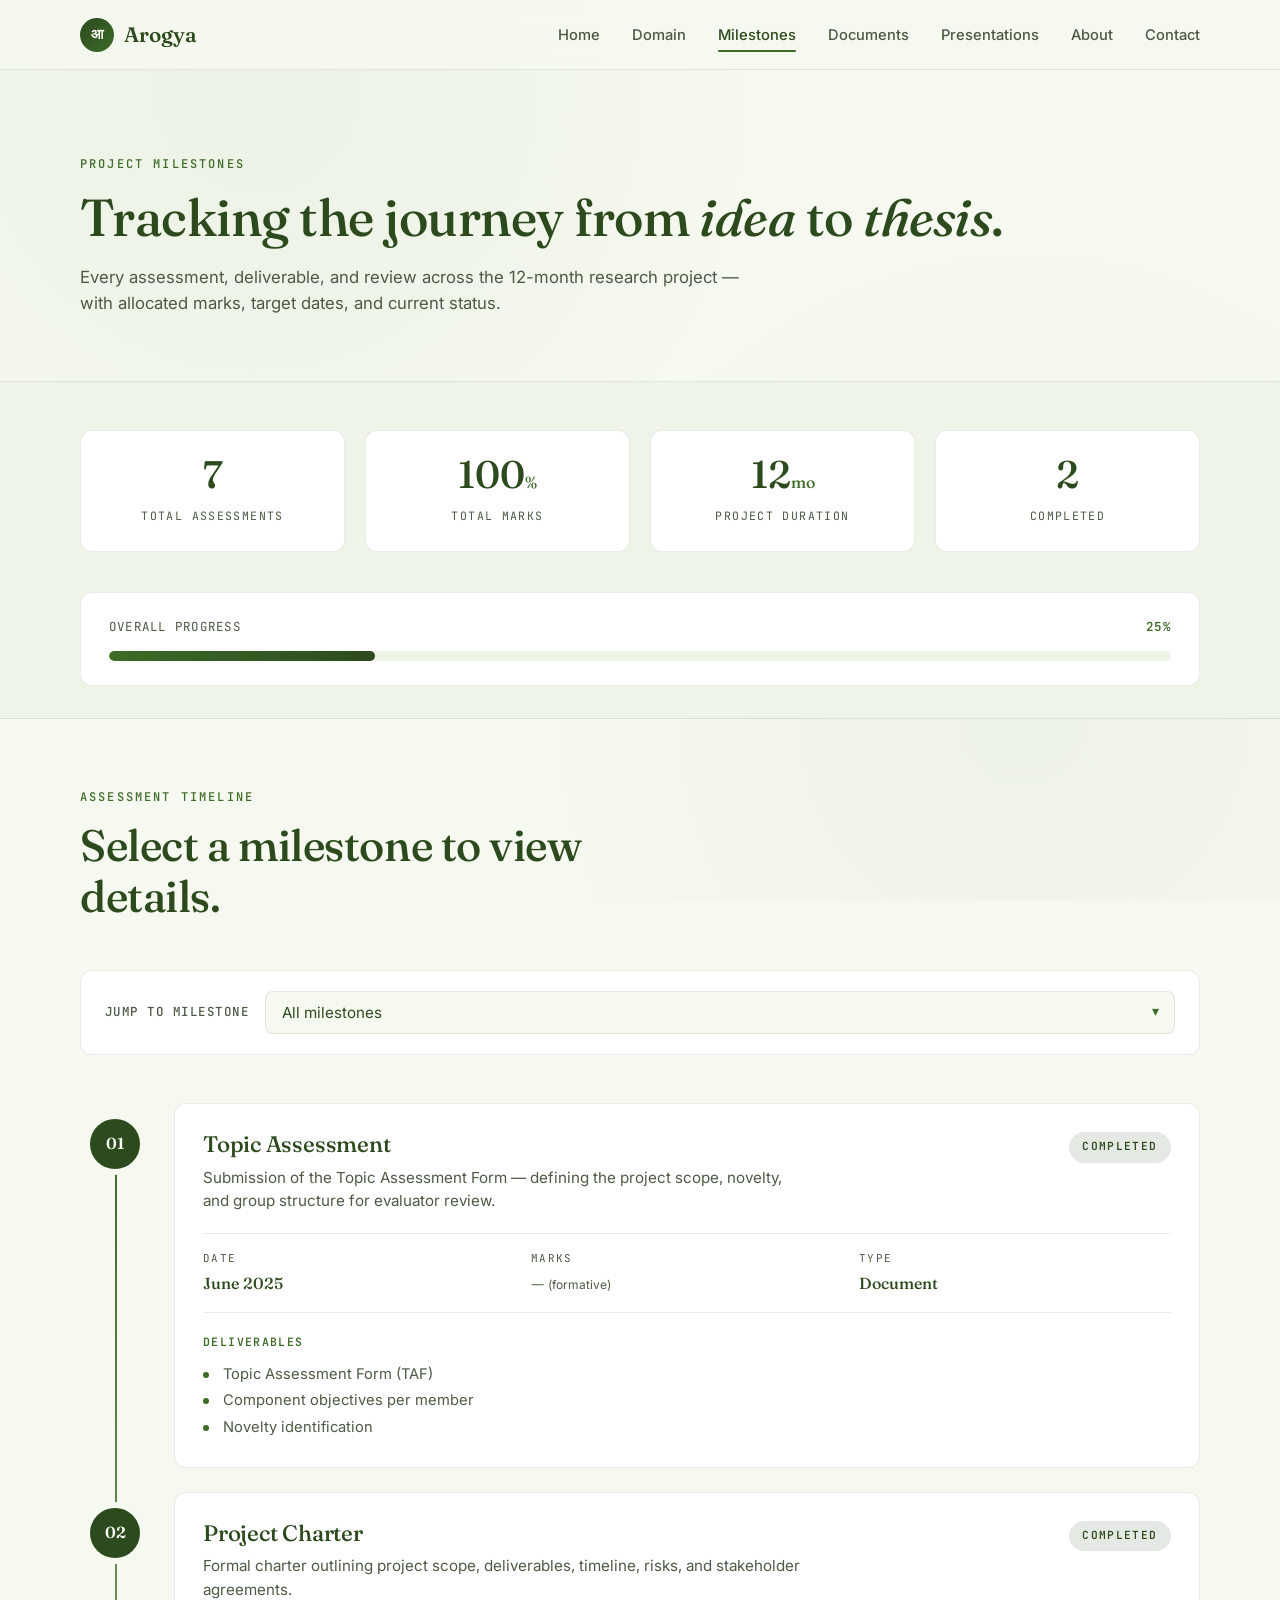
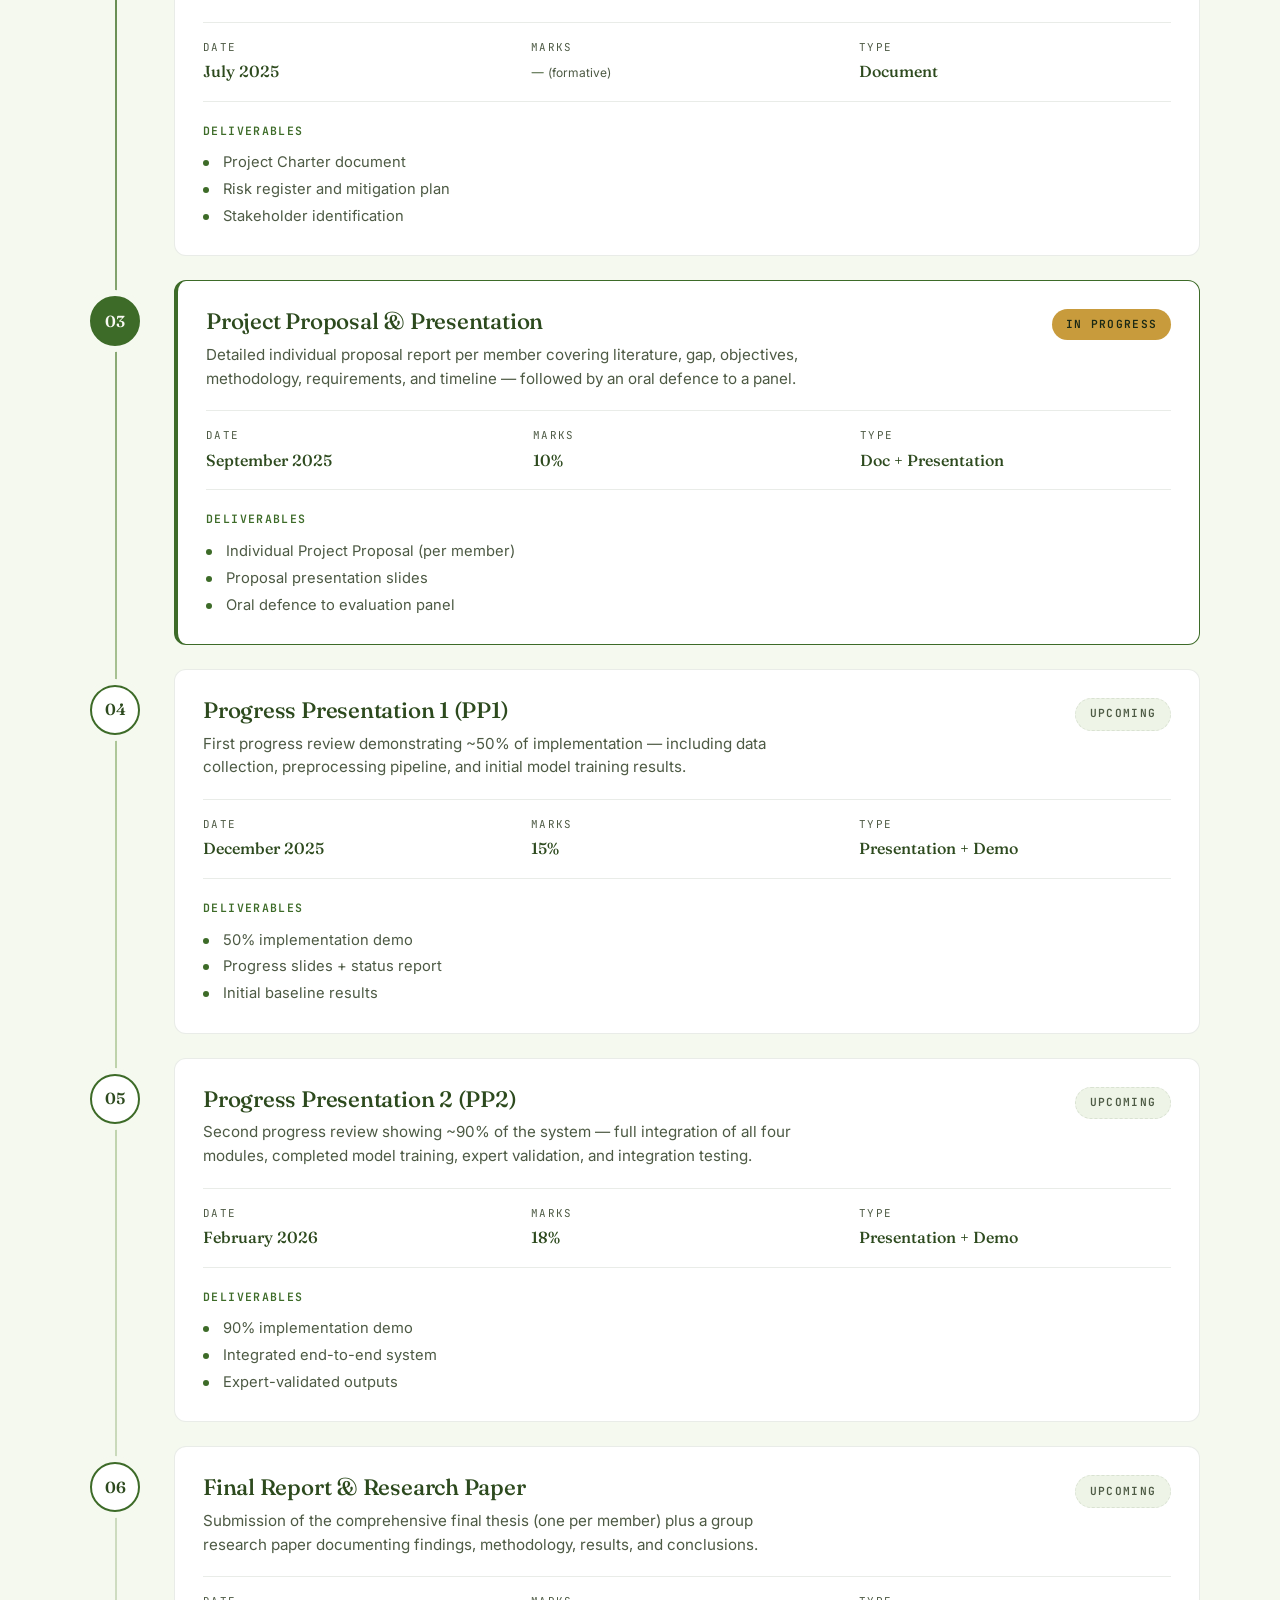
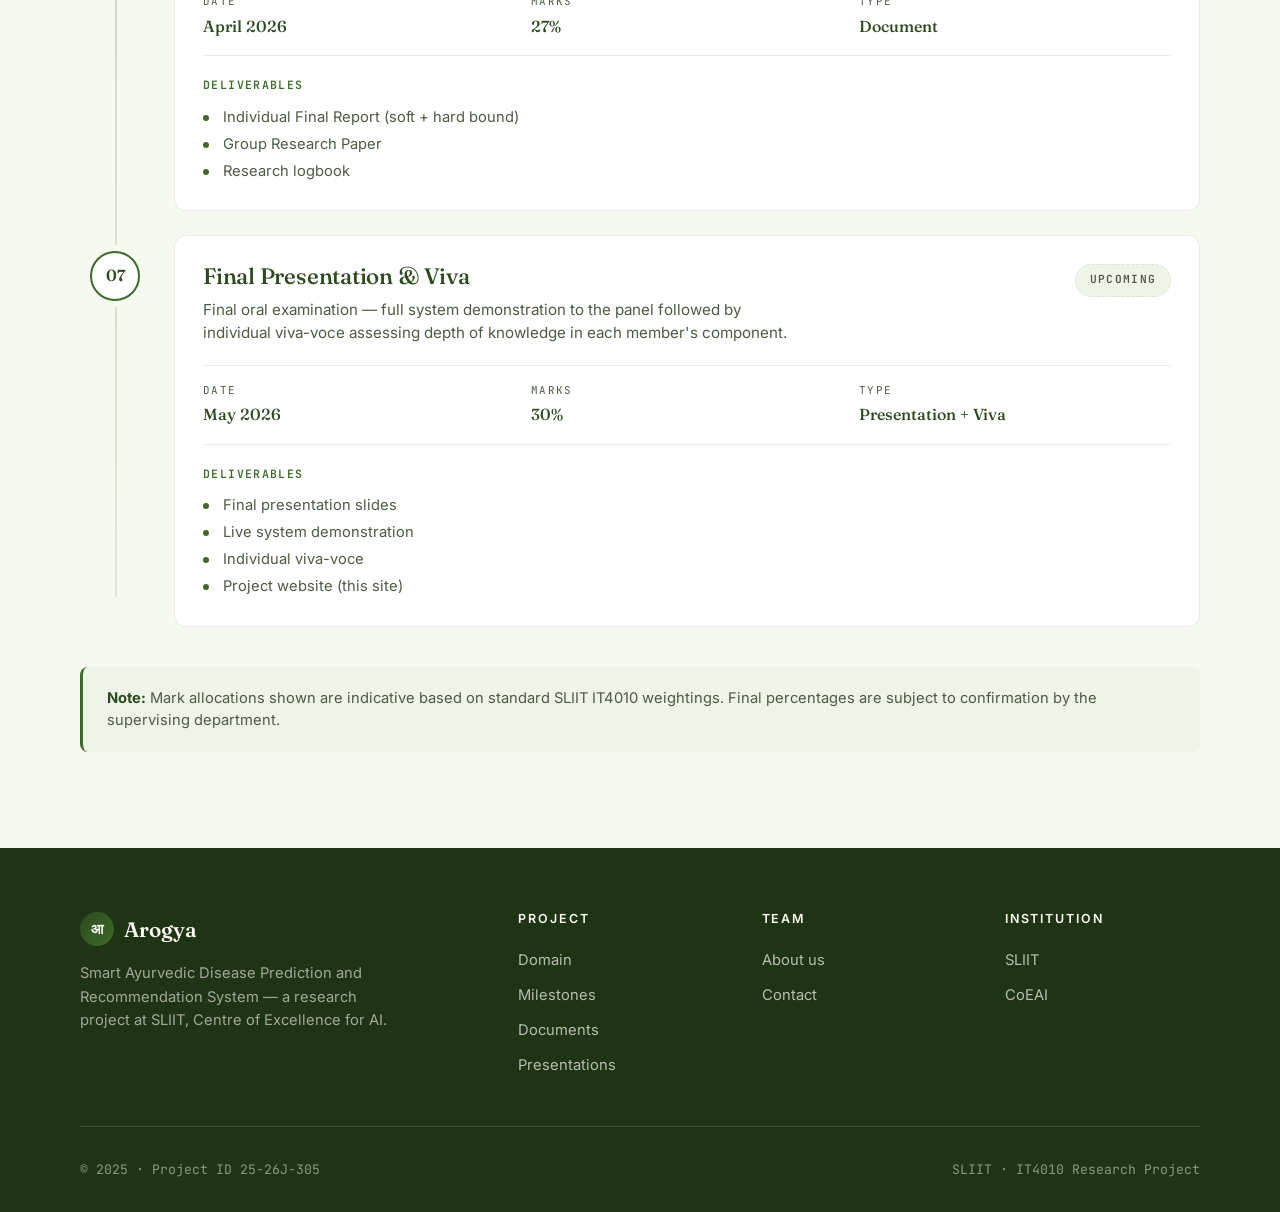
<file: milestones.html>
<!DOCTYPE html>
<html lang="en">
<head>
  <meta charset="UTF-8" />
  <meta name="viewport" content="width=device-width, initial-scale=1.0" />
  <title>Milestones · Arogya</title>
  <meta name="description" content="Project milestones — assessments, deliverables, dates, and mark allocations." />

  <link rel="preconnect" href="https://fonts.googleapis.com" />
  <link rel="preconnect" href="https://fonts.gstatic.com" crossorigin />
  <link href="https://fonts.googleapis.com/css2?family=Fraunces:ital,wght@0,400;0,500;0,600;1,400&family=Inter:wght@400;500;600&family=JetBrains+Mono:wght@400;500&display=swap" rel="stylesheet" />

  <link rel="stylesheet" href="css/style.css" />
  <link rel="stylesheet" href="css/milestones.css" />
</head>
<body>

  <!-- =========================================== Navigation -->
  <nav class="navbar">
    <div class="nav-inner">
      <a href="index.html" class="brand">
        <span class="brand-mark">आ</span>
        <span>Arogya</span>
      </a>
      <button class="nav-toggle" aria-label="Toggle menu">☰</button>
      <ul class="nav-links">
        <li><a href="index.html">Home</a></li>
        <li><a href="domain.html">Domain</a></li>
        <li><a href="milestones.html" class="active">Milestones</a></li>
        <li><a href="documents.html">Documents</a></li>
        <li><a href="presentations.html">Presentations</a></li>
        <li><a href="about.html">About</a></li>
        <li><a href="contact.html">Contact</a></li>
      </ul>
    </div>
  </nav>

  <!-- =========================================== Page hero -->
  <header class="page-hero">
    <div class="container">
      <span class="eyebrow">Project Milestones</span>
      <h1>Tracking the journey from <em>idea</em> to <em>thesis</em>.</h1>
      <p>Every assessment, deliverable, and review across the 12-month research project — with allocated marks, target dates, and current status.</p>
    </div>
  </header>

  <!-- =========================================== Progress overview -->
  <section class="progress-section">
    <div class="container">
      <div class="progress-stats">
        <div class="progress-stat">
          <span class="progress-num">7</span>
          <span class="progress-label">Total Assessments</span>
        </div>
        <div class="progress-stat">
          <span class="progress-num">100<small>%</small></span>
          <span class="progress-label">Total Marks</span>
        </div>
        <div class="progress-stat">
          <span class="progress-num">12<small>mo</small></span>
          <span class="progress-label">Project Duration</span>
        </div>
        <div class="progress-stat">
          <span class="progress-num">2</span>
          <span class="progress-label">Completed</span>
        </div>
      </div>

      <div class="progress-bar-wrap">
        <div class="progress-bar-label">
          <span>Overall Progress</span>
          <span class="progress-bar-percent">25%</span>
        </div>
        <div class="progress-bar">
          <div class="progress-bar-fill" style="width: 25%;"></div>
        </div>
      </div>
    </div>
  </section>

  <!-- =========================================== Milestone selector + details -->
  <section class="milestone-section">
    <div class="container">
      <div class="section-head">
        <span class="eyebrow">Assessment Timeline</span>
        <h2>Select a milestone to view details.</h2>
      </div>

      <!-- Dropdown selector (as required by slide deck) -->
      <div class="milestone-controls">
        <label for="milestone-select">Jump to milestone</label>
        <div class="select-wrap">
          <select id="milestone-select">
            <option value="0">All milestones</option>
            <option value="1">Topic Assessment</option>
            <option value="2">Project Charter</option>
            <option value="3">Project Proposal</option>
            <option value="4">Progress Presentation 1</option>
            <option value="5">Progress Presentation 2</option>
            <option value="6">Final Report &amp; Research Paper</option>
            <option value="7">Final Presentation &amp; Viva</option>
          </select>
        </div>
      </div>

      <!-- Timeline -->
      <ol class="milestone-timeline">

        <li class="milestone" data-id="1" data-status="done">
          <div class="milestone-marker">
            <span class="milestone-num">01</span>
          </div>
          <div class="milestone-card">
            <div class="milestone-head">
              <div>
                <h3>Topic Assessment</h3>
                <p class="milestone-desc">Submission of the Topic Assessment Form — defining the project scope, novelty, and group structure for evaluator review.</p>
              </div>
              <span class="milestone-status status-done">Completed</span>
            </div>
            <div class="milestone-meta">
              <div>
                <span class="meta-label">Date</span>
                <span class="meta-val">June 2025</span>
              </div>
              <div>
                <span class="meta-label">Marks</span>
                <span class="meta-val">— <small>(formative)</small></span>
              </div>
              <div>
                <span class="meta-label">Type</span>
                <span class="meta-val">Document</span>
              </div>
            </div>
            <div class="milestone-deliverables">
              <strong>Deliverables</strong>
              <ul>
                <li>Topic Assessment Form (TAF)</li>
                <li>Component objectives per member</li>
                <li>Novelty identification</li>
              </ul>
            </div>
          </div>
        </li>

        <li class="milestone" data-id="2" data-status="done">
          <div class="milestone-marker">
            <span class="milestone-num">02</span>
          </div>
          <div class="milestone-card">
            <div class="milestone-head">
              <div>
                <h3>Project Charter</h3>
                <p class="milestone-desc">Formal charter outlining project scope, deliverables, timeline, risks, and stakeholder agreements.</p>
              </div>
              <span class="milestone-status status-done">Completed</span>
            </div>
            <div class="milestone-meta">
              <div>
                <span class="meta-label">Date</span>
                <span class="meta-val">July 2025</span>
              </div>
              <div>
                <span class="meta-label">Marks</span>
                <span class="meta-val">— <small>(formative)</small></span>
              </div>
              <div>
                <span class="meta-label">Type</span>
                <span class="meta-val">Document</span>
              </div>
            </div>
            <div class="milestone-deliverables">
              <strong>Deliverables</strong>
              <ul>
                <li>Project Charter document</li>
                <li>Risk register and mitigation plan</li>
                <li>Stakeholder identification</li>
              </ul>
            </div>
          </div>
        </li>

        <li class="milestone" data-id="3" data-status="active">
          <div class="milestone-marker">
            <span class="milestone-num">03</span>
          </div>
          <div class="milestone-card">
            <div class="milestone-head">
              <div>
                <h3>Project Proposal &amp; Presentation</h3>
                <p class="milestone-desc">Detailed individual proposal report per member covering literature, gap, objectives, methodology, requirements, and timeline — followed by an oral defence to a panel.</p>
              </div>
              <span class="milestone-status status-active">In Progress</span>
            </div>
            <div class="milestone-meta">
              <div>
                <span class="meta-label">Date</span>
                <span class="meta-val">September 2025</span>
              </div>
              <div>
                <span class="meta-label">Marks</span>
                <span class="meta-val">10%</span>
              </div>
              <div>
                <span class="meta-label">Type</span>
                <span class="meta-val">Doc + Presentation</span>
              </div>
            </div>
            <div class="milestone-deliverables">
              <strong>Deliverables</strong>
              <ul>
                <li>Individual Project Proposal (per member)</li>
                <li>Proposal presentation slides</li>
                <li>Oral defence to evaluation panel</li>
              </ul>
            </div>
          </div>
        </li>

        <li class="milestone" data-id="4" data-status="upcoming">
          <div class="milestone-marker">
            <span class="milestone-num">04</span>
          </div>
          <div class="milestone-card">
            <div class="milestone-head">
              <div>
                <h3>Progress Presentation 1 (PP1)</h3>
                <p class="milestone-desc">First progress review demonstrating ~50% of implementation — including data collection, preprocessing pipeline, and initial model training results.</p>
              </div>
              <span class="milestone-status status-upcoming">Upcoming</span>
            </div>
            <div class="milestone-meta">
              <div>
                <span class="meta-label">Date</span>
                <span class="meta-val">December 2025</span>
              </div>
              <div>
                <span class="meta-label">Marks</span>
                <span class="meta-val">15%</span>
              </div>
              <div>
                <span class="meta-label">Type</span>
                <span class="meta-val">Presentation + Demo</span>
              </div>
            </div>
            <div class="milestone-deliverables">
              <strong>Deliverables</strong>
              <ul>
                <li>50% implementation demo</li>
                <li>Progress slides + status report</li>
                <li>Initial baseline results</li>
              </ul>
            </div>
          </div>
        </li>

        <li class="milestone" data-id="5" data-status="upcoming">
          <div class="milestone-marker">
            <span class="milestone-num">05</span>
          </div>
          <div class="milestone-card">
            <div class="milestone-head">
              <div>
                <h3>Progress Presentation 2 (PP2)</h3>
                <p class="milestone-desc">Second progress review showing ~90% of the system — full integration of all four modules, completed model training, expert validation, and integration testing.</p>
              </div>
              <span class="milestone-status status-upcoming">Upcoming</span>
            </div>
            <div class="milestone-meta">
              <div>
                <span class="meta-label">Date</span>
                <span class="meta-val">February 2026</span>
              </div>
              <div>
                <span class="meta-label">Marks</span>
                <span class="meta-val">18%</span>
              </div>
              <div>
                <span class="meta-label">Type</span>
                <span class="meta-val">Presentation + Demo</span>
              </div>
            </div>
            <div class="milestone-deliverables">
              <strong>Deliverables</strong>
              <ul>
                <li>90% implementation demo</li>
                <li>Integrated end-to-end system</li>
                <li>Expert-validated outputs</li>
              </ul>
            </div>
          </div>
        </li>

        <li class="milestone" data-id="6" data-status="upcoming">
          <div class="milestone-marker">
            <span class="milestone-num">06</span>
          </div>
          <div class="milestone-card">
            <div class="milestone-head">
              <div>
                <h3>Final Report &amp; Research Paper</h3>
                <p class="milestone-desc">Submission of the comprehensive final thesis (one per member) plus a group research paper documenting findings, methodology, results, and conclusions.</p>
              </div>
              <span class="milestone-status status-upcoming">Upcoming</span>
            </div>
            <div class="milestone-meta">
              <div>
                <span class="meta-label">Date</span>
                <span class="meta-val">April 2026</span>
              </div>
              <div>
                <span class="meta-label">Marks</span>
                <span class="meta-val">27%</span>
              </div>
              <div>
                <span class="meta-label">Type</span>
                <span class="meta-val">Document</span>
              </div>
            </div>
            <div class="milestone-deliverables">
              <strong>Deliverables</strong>
              <ul>
                <li>Individual Final Report (soft + hard bound)</li>
                <li>Group Research Paper</li>
                <li>Research logbook</li>
              </ul>
            </div>
          </div>
        </li>

        <li class="milestone" data-id="7" data-status="upcoming">
          <div class="milestone-marker">
            <span class="milestone-num">07</span>
          </div>
          <div class="milestone-card">
            <div class="milestone-head">
              <div>
                <h3>Final Presentation &amp; Viva</h3>
                <p class="milestone-desc">Final oral examination — full system demonstration to the panel followed by individual viva-voce assessing depth of knowledge in each member's component.</p>
              </div>
              <span class="milestone-status status-upcoming">Upcoming</span>
            </div>
            <div class="milestone-meta">
              <div>
                <span class="meta-label">Date</span>
                <span class="meta-val">May 2026</span>
              </div>
              <div>
                <span class="meta-label">Marks</span>
                <span class="meta-val">30%</span>
              </div>
              <div>
                <span class="meta-label">Type</span>
                <span class="meta-val">Presentation + Viva</span>
              </div>
            </div>
            <div class="milestone-deliverables">
              <strong>Deliverables</strong>
              <ul>
                <li>Final presentation slides</li>
                <li>Live system demonstration</li>
                <li>Individual viva-voce</li>
                <li>Project website (this site)</li>
              </ul>
            </div>
          </div>
        </li>

      </ol>

      <p class="marks-note">
        <strong>Note:</strong> Mark allocations shown are indicative based on standard SLIIT IT4010 weightings.
        Final percentages are subject to confirmation by the supervising department.
      </p>
    </div>
  </section>

  <!-- =========================================== Footer -->
  <footer class="footer">
    <div class="container">
      <div class="footer-grid">
        <div class="footer-brand">
          <div class="brand">
            <span class="brand-mark">आ</span>
            <span>Arogya</span>
          </div>
          <p>Smart Ayurvedic Disease Prediction and Recommendation System — a research project at SLIIT, Centre of Excellence for AI.</p>
        </div>
        <div>
          <h4>Project</h4>
          <ul>
            <li><a href="domain.html">Domain</a></li>
            <li><a href="milestones.html">Milestones</a></li>
            <li><a href="documents.html">Documents</a></li>
            <li><a href="presentations.html">Presentations</a></li>
          </ul>
        </div>
        <div>
          <h4>Team</h4>
          <ul>
            <li><a href="about.html">About us</a></li>
            <li><a href="contact.html">Contact</a></li>
          </ul>
        </div>
        <div>
          <h4>Institution</h4>
          <ul>
            <li><a href="#" target="_blank" rel="noopener">SLIIT</a></li>
            <li><a href="#" target="_blank" rel="noopener">CoEAI</a></li>
          </ul>
        </div>
      </div>
      <div class="footer-bottom">
        <span>© 2025 · Project ID 25-26J-305</span>
        <span>SLIIT · IT4010 Research Project</span>
      </div>
    </div>
  </footer>

  <script src="js/main.js"></script>
  <script src="js/milestones.js"></script>
</body>
</html>
</file>
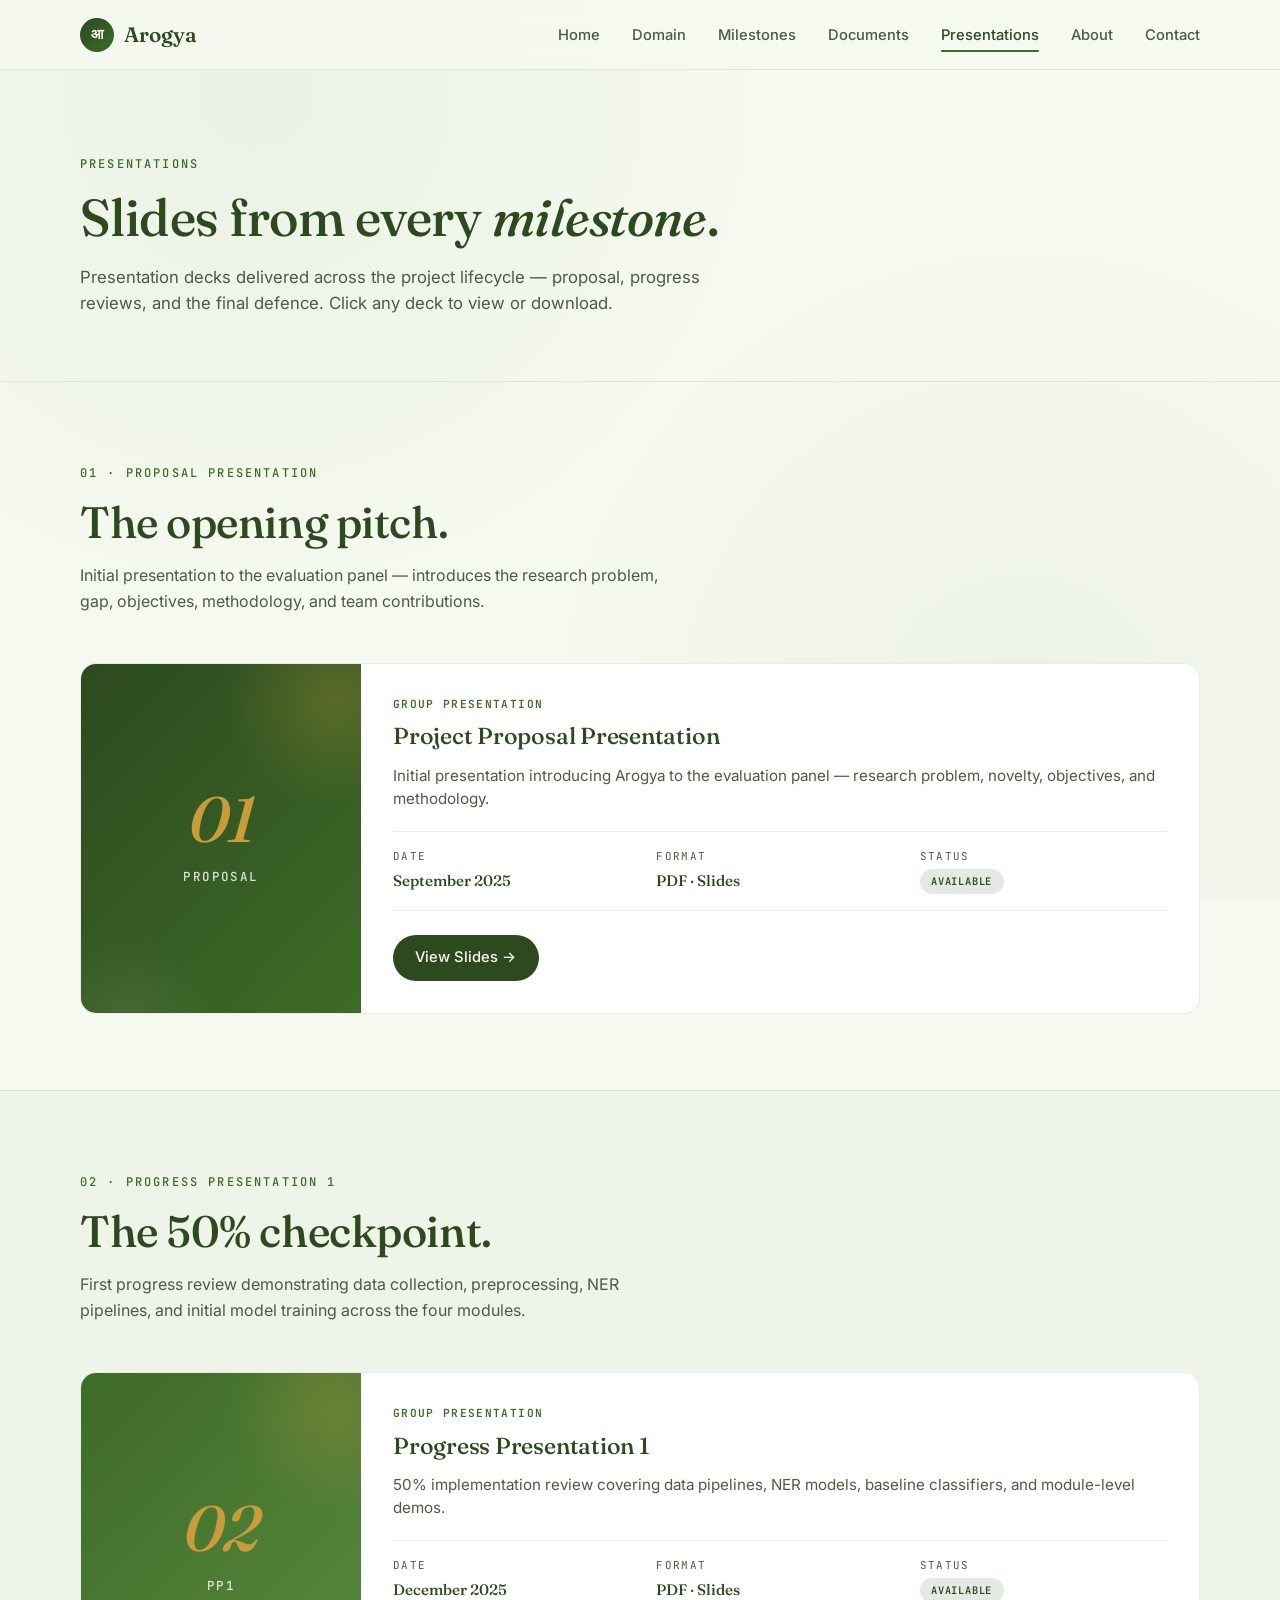
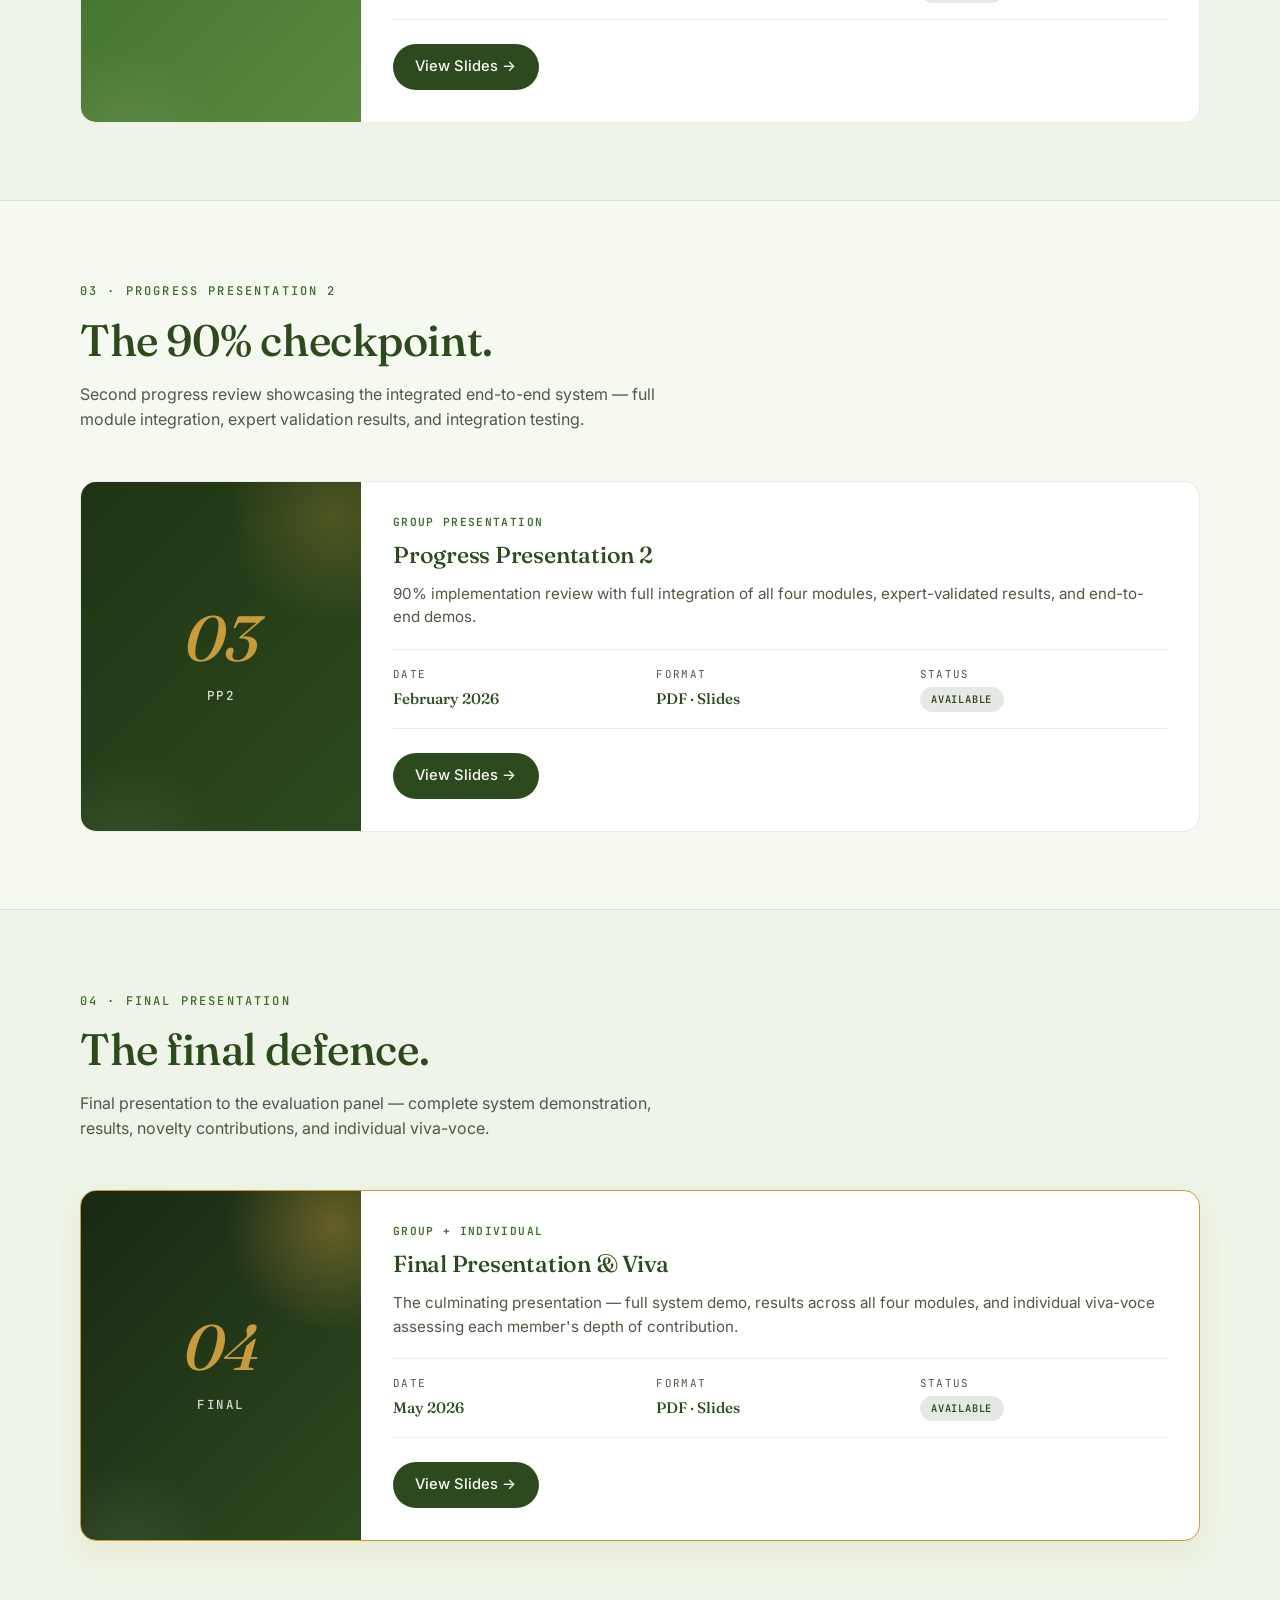
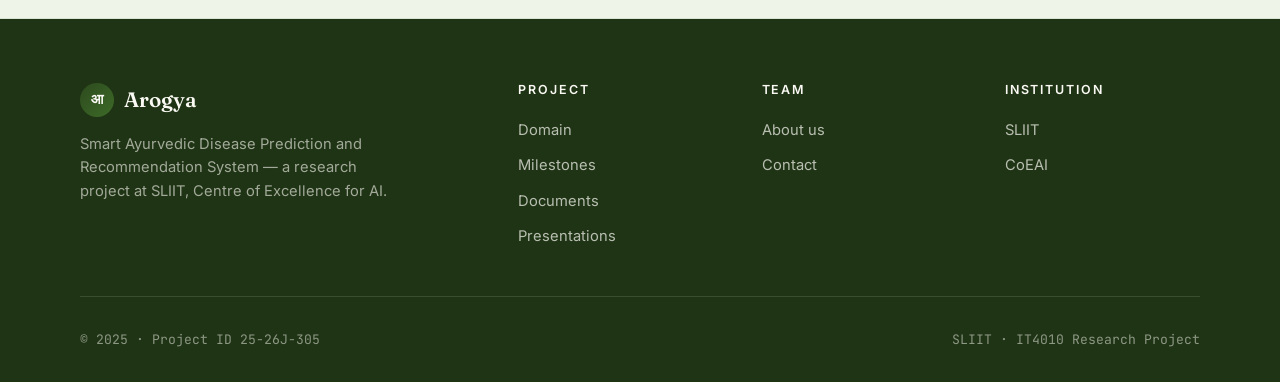
<file: presentations.html>
<!DOCTYPE html>
<html lang="en">
<head>
  <meta charset="UTF-8" />
  <meta name="viewport" content="width=device-width, initial-scale=1.0" />
  <title>Presentations · Arogya</title>
  <meta name="description" content="Project presentation slides — proposal, progress, and final." />

  <link rel="preconnect" href="https://fonts.googleapis.com" />
  <link rel="preconnect" href="https://fonts.gstatic.com" crossorigin />
  <link href="https://fonts.googleapis.com/css2?family=Fraunces:ital,wght@0,400;0,500;0,600;1,400&family=Inter:wght@400;500;600&family=JetBrains+Mono:wght@400;500&display=swap" rel="stylesheet" />

  <link rel="stylesheet" href="css/style.css" />
  <link rel="stylesheet" href="css/presentations.css" />
</head>
<body>

  <!-- =========================================== Navigation -->
  <nav class="navbar">
    <div class="nav-inner">
      <a href="index.html" class="brand">
        <span class="brand-mark">आ</span>
        <span>Arogya</span>
      </a>
      <button class="nav-toggle" aria-label="Toggle menu">☰</button>
      <ul class="nav-links">
        <li><a href="index.html">Home</a></li>
        <li><a href="domain.html">Domain</a></li>
        <li><a href="milestones.html">Milestones</a></li>
        <li><a href="documents.html">Documents</a></li>
        <li><a href="presentations.html" class="active">Presentations</a></li>
        <li><a href="about.html">About</a></li>
        <li><a href="contact.html">Contact</a></li>
      </ul>
    </div>
  </nav>

  <!-- =========================================== Page hero -->
  <header class="page-hero">
    <div class="container">
      <span class="eyebrow">Presentations</span>
      <h1>Slides from every <em>milestone</em>.</h1>
      <p>Presentation decks delivered across the project lifecycle — proposal, progress reviews, and the final defence. Click any deck to view or download.</p>
    </div>
  </header>

  <!-- =========================================== Proposal Presentation -->
  <section class="pres-section">
    <div class="container">
      <div class="section-head">
        <span class="eyebrow">01 · Proposal Presentation</span>
        <h2>The opening pitch.</h2>
        <p style="margin-top: 1rem;">Initial presentation to the evaluation panel — introduces the research problem, gap, objectives, methodology, and team contributions.</p>
      </div>

      <div class="pres-grid">
        <article class="pres-card">
          <div class="pres-thumb">
            <div class="pres-thumb-inner">
              <span class="pres-thumb-num">01</span>
              <span class="pres-thumb-label">Proposal</span>
            </div>
          </div>
          <div class="pres-body">
            <span class="pres-tag">Group Presentation</span>
            <h3>Project Proposal Presentation</h3>
            <p>Initial presentation introducing Arogya to the evaluation panel — research problem, novelty, objectives, and methodology.</p>
            <div class="pres-meta">
              <div>
                <span class="meta-label">Date</span>
                <span class="meta-val">September 2025</span>
              </div>
              <div>
                <span class="meta-label">Format</span>
                <span class="meta-val">PDF · Slides</span>
              </div>
              <div>
                <span class="meta-label">Status</span>
                <span class="pres-status status-available">Available</span>
              </div>
            </div>
            <a href="presentations/Proposal_Presentation.pdf" class="pres-link">View Slides →</a>
          </div>
        </article>
      </div>
    </div>
  </section>

  <!-- =========================================== Progress Presentation 1 -->
  <section class="pres-section section-alt">
    <div class="container">
      <div class="section-head">
        <span class="eyebrow">02 · Progress Presentation 1</span>
        <h2>The 50% checkpoint.</h2>
        <p style="margin-top: 1rem;">First progress review demonstrating data collection, preprocessing, NER pipelines, and initial model training across the four modules.</p>
      </div>

      <div class="pres-grid">
        <article class="pres-card">
          <div class="pres-thumb pres-thumb-pp1">
            <div class="pres-thumb-inner">
              <span class="pres-thumb-num">02</span>
              <span class="pres-thumb-label">PP1</span>
            </div>
          </div>
          <div class="pres-body">
            <span class="pres-tag">Group Presentation</span>
            <h3>Progress Presentation 1</h3>
            <p>50% implementation review covering data pipelines, NER models, baseline classifiers, and module-level demos.</p>
            <div class="pres-meta">
              <div>
                <span class="meta-label">Date</span>
                <span class="meta-val">December 2025</span>
              </div>
              <div>
                <span class="meta-label">Format</span>
                <span class="meta-val">PDF · Slides</span>
              </div>
              <div>
                <span class="meta-label">Status</span>
                <span class="pres-status status-available">Available</span>
              </div>
            </div>
            <a href="presentations/PP1_Presentation.pdf" class="pres-link">View Slides →</a>
          </div>
        </article>
      </div>
    </div>
  </section>

  <!-- =========================================== Progress Presentation 2 -->
  <section class="pres-section">
    <div class="container">
      <div class="section-head">
        <span class="eyebrow">03 · Progress Presentation 2</span>
        <h2>The 90% checkpoint.</h2>
        <p style="margin-top: 1rem;">Second progress review showcasing the integrated end-to-end system — full module integration, expert validation results, and integration testing.</p>
      </div>

      <div class="pres-grid">
        <article class="pres-card">
          <div class="pres-thumb pres-thumb-pp2">
            <div class="pres-thumb-inner">
              <span class="pres-thumb-num">03</span>
              <span class="pres-thumb-label">PP2</span>
            </div>
          </div>
          <div class="pres-body">
            <span class="pres-tag">Group Presentation</span>
            <h3>Progress Presentation 2</h3>
            <p>90% implementation review with full integration of all four modules, expert-validated results, and end-to-end demos.</p>
            <div class="pres-meta">
              <div>
                <span class="meta-label">Date</span>
                <span class="meta-val">February 2026</span>
              </div>
              <div>
                <span class="meta-label">Format</span>
                <span class="meta-val">PDF · Slides</span>
              </div>
              <div>
                <span class="meta-label">Status</span>
                <span class="pres-status status-available">Available</span>
              </div>
            </div>
            <a href="presentations/PP2_Presentation.pdf" class="pres-link">View Slides →</a>
          </div>
        </article>
      </div>
    </div>
  </section>

  <!-- =========================================== Final Presentation -->
  <section class="pres-section section-alt">
    <div class="container">
      <div class="section-head">
        <span class="eyebrow">04 · Final Presentation</span>
        <h2>The final defence.</h2>
        <p style="margin-top: 1rem;">Final presentation to the evaluation panel — complete system demonstration, results, novelty contributions, and individual viva-voce.</p>
      </div>

      <div class="pres-grid">
        <article class="pres-card pres-card-featured">
          <div class="pres-thumb pres-thumb-final">
            <div class="pres-thumb-inner">
              <span class="pres-thumb-num">04</span>
              <span class="pres-thumb-label">Final</span>
            </div>
          </div>
          <div class="pres-body">
            <span class="pres-tag">Group + Individual</span>
            <h3>Final Presentation &amp; Viva</h3>
            <p>The culminating presentation — full system demo, results across all four modules, and individual viva-voce assessing each member's depth of contribution.</p>
            <div class="pres-meta">
              <div>
                <span class="meta-label">Date</span>
                <span class="meta-val">May 2026</span>
              </div>
              <div>
                <span class="meta-label">Format</span>
                <span class="meta-val">PDF · Slides</span>
              </div>
              <div>
                <span class="meta-label">Status</span>
                  <span class="pres-status status-available">Available</span>
              </div>
            </div>
              <a href="presentations/PP2_Presentation.pdf" class="pres-link">View Slides →</a>          
            </div>
        </article>
      </div>
    </div>
  </section>

  <!-- =========================================== Footer -->
  <footer class="footer">
    <div class="container">
      <div class="footer-grid">
        <div class="footer-brand">
          <div class="brand">
            <span class="brand-mark">आ</span>
            <span>Arogya</span>
          </div>
          <p>Smart Ayurvedic Disease Prediction and Recommendation System — a research project at SLIIT, Centre of Excellence for AI.</p>
        </div>
        <div>
          <h4>Project</h4>
          <ul>
            <li><a href="domain.html">Domain</a></li>
            <li><a href="milestones.html">Milestones</a></li>
            <li><a href="documents.html">Documents</a></li>
            <li><a href="presentations.html">Presentations</a></li>
          </ul>
        </div>
        <div>
          <h4>Team</h4>
          <ul>
            <li><a href="about.html">About us</a></li>
            <li><a href="contact.html">Contact</a></li>
          </ul>
        </div>
        <div>
          <h4>Institution</h4>
          <ul>
            <li><a href="#" target="_blank" rel="noopener">SLIIT</a></li>
            <li><a href="#" target="_blank" rel="noopener">CoEAI</a></li>
          </ul>
        </div>
      </div>
      <div class="footer-bottom">
        <span>© 2025 · Project ID 25-26J-305</span>
        <span>SLIIT · IT4010 Research Project</span>
      </div>
    </div>
  </footer>

  <script src="js/main.js"></script>
</body>
</html>
</file>
<file: css/style.css>
/* ============================================
   Ayurvedic Green Design System
   Smart Ayurvedic Disease Prediction
   ============================================ */

:root {
  /* Color palette — forest green + mint + cream */
  --forest: #2d4a1e;
  --forest-dark: #1f3414;
  --leaf: #3d6b28;
  --leaf-light: #5a8a3f;
  --sage-soft: #b8cfa3;
  --mint-bg: #eef4e7;
  --mint-pale: #f5f9ef;
  --cream: #faf9f4;
  --ink: #1a2814;
  --ink-soft: #4d5a44;
  --gold: #c89b3c;
  --white: #ffffff;
  --border: rgba(45, 74, 30, 0.1);

  /* Typography */
  --font-display: 'Fraunces', 'Cormorant Garamond', Georgia, serif;
  --font-body: 'Inter', -apple-system, sans-serif;
  --font-mono: 'JetBrains Mono', monospace;

  /* Spacing */
  --container: 1200px;
  --gutter: clamp(1.25rem, 4vw, 2.5rem);
}

* {
  margin: 0;
  padding: 0;
  box-sizing: border-box;
}

html {
  scroll-behavior: smooth;
}

body {
  font-family: var(--font-body);
  background: var(--mint-pale);
  color: var(--ink);
  line-height: 1.6;
  font-size: 16px;
  background-image:
    radial-gradient(circle at 20% 10%, rgba(61, 107, 40, 0.05) 0%, transparent 40%),
    radial-gradient(circle at 80% 80%, rgba(45, 74, 30, 0.04) 0%, transparent 40%);
  background-attachment: fixed;
}

/* ============================================
   Typography
   ============================================ */

h1, h2, h3, h4 {
  font-family: var(--font-display);
  font-weight: 500;
  line-height: 1.15;
  color: var(--forest);
  letter-spacing: -0.01em;
}

h1 { font-size: clamp(2.5rem, 6vw, 4.5rem); }
h2 { font-size: clamp(1.75rem, 4vw, 2.75rem); }
h3 { font-size: clamp(1.25rem, 2.5vw, 1.5rem); }

p { margin-bottom: 1rem; color: var(--ink-soft); }

a {
  color: var(--leaf);
  text-decoration: none;
  transition: color 0.2s ease;
}
a:hover { color: var(--forest); }

.eyebrow {
  font-family: var(--font-mono);
  font-size: 0.75rem;
  text-transform: uppercase;
  letter-spacing: 0.18em;
  color: var(--leaf);
  font-weight: 500;
}

/* ============================================
   Layout
   ============================================ */

.container {
  max-width: var(--container);
  margin: 0 auto;
  padding: 0 var(--gutter);
}

section {
  padding: clamp(3rem, 8vw, 6rem) 0;
}

/* ============================================
   Navigation
   ============================================ */

.navbar {
  position: sticky;
  top: 0;
  z-index: 100;
  background: rgba(245, 249, 239, 0.9);
  backdrop-filter: blur(12px);
  -webkit-backdrop-filter: blur(12px);
  border-bottom: 1px solid var(--border);
}

.nav-inner {
  display: flex;
  align-items: center;
  justify-content: space-between;
  padding: 1.1rem var(--gutter);
  max-width: var(--container);
  margin: 0 auto;
}

.brand {
  font-family: var(--font-display);
  font-size: 1.3rem;
  font-weight: 600;
  color: var(--forest);
  display: flex;
  align-items: center;
  gap: 0.6rem;
}

.brand-mark {
  width: 34px;
  height: 34px;
  border-radius: 50%;
  background: linear-gradient(135deg, var(--forest), var(--leaf));
  display: grid;
  place-items: center;
  color: var(--cream);
  font-size: 0.9rem;
  font-weight: 700;
}

.nav-links {
  display: flex;
  gap: 2rem;
  list-style: none;
  align-items: center;
}

.nav-links a {
  color: var(--ink-soft);
  font-size: 0.92rem;
  font-weight: 500;
  position: relative;
  padding: 0.25rem 0;
}

.nav-links a:hover,
.nav-links a.active {
  color: var(--forest);
}

.nav-links a.active::after {
  content: '';
  position: absolute;
  bottom: -4px;
  left: 0;
  right: 0;
  height: 2px;
  background: var(--leaf);
  border-radius: 2px;
}

.nav-toggle {
  display: none;
  background: none;
  border: none;
  font-size: 1.5rem;
  cursor: pointer;
  color: var(--forest);
}

/* ============================================
   Hero
   ============================================ */

.hero {
  padding: clamp(4rem, 10vw, 8rem) 0 clamp(3rem, 7vw, 5rem);
  position: relative;
  overflow: hidden;
  background:
    radial-gradient(ellipse at top right, rgba(61, 107, 40, 0.08), transparent 60%),
    var(--mint-pale);
}

.hero-grid {
  display: grid;
  grid-template-columns: 1fr 1fr;
  gap: 4rem;
  align-items: center;
}

.hero-title {
  margin: 1.5rem 0 1.5rem;
}

.hero-title em {
  font-style: italic;
  color: var(--leaf);
  font-weight: 400;
}

.hero-lead {
  font-size: 1.15rem;
  max-width: 50ch;
  margin-bottom: 2rem;
}

.hero-meta {
  display: flex;
  gap: 2rem;
  padding-top: 1.5rem;
  border-top: 1px solid var(--border);
}

.hero-meta div {
  font-family: var(--font-mono);
  font-size: 0.78rem;
}

.hero-meta strong {
  display: block;
  color: var(--leaf);
  text-transform: uppercase;
  letter-spacing: 0.1em;
  margin-bottom: 0.25rem;
}

.hero-meta span {
  color: var(--forest);
  font-size: 0.95rem;
  font-family: var(--font-display);
  letter-spacing: 0;
}

.hero-visual {
  aspect-ratio: 1;
  position: relative;
  display: grid;
  place-items: center;
}

.dosha-orb {
  position: relative;
  width: 100%;
  max-width: 480px;
  aspect-ratio: 1;
}

.dosha-orb svg {
  width: 100%;
  height: 100%;
  filter: drop-shadow(0 30px 60px rgba(45, 74, 30, 0.18));
}

/* ============================================
   Buttons
   ============================================ */

.btn {
  display: inline-flex;
  align-items: center;
  gap: 0.5rem;
  padding: 0.85rem 1.6rem;
  border-radius: 999px;
  font-family: var(--font-body);
  font-weight: 500;
  font-size: 0.95rem;
  cursor: pointer;
  transition: all 0.25s ease;
  border: none;
  text-decoration: none;
}

.btn-primary {
  background: var(--forest);
  color: var(--cream);
}
.btn-primary:hover {
  background: var(--forest-dark);
  color: var(--cream);
  transform: translateY(-2px);
  box-shadow: 0 10px 25px rgba(45, 74, 30, 0.25);
}

.btn-ghost {
  background: transparent;
  color: var(--forest);
  border: 1px solid var(--border);
}
.btn-ghost:hover {
  border-color: var(--forest);
  color: var(--forest);
}

.hero-cta {
  display: flex;
  gap: 1rem;
  margin-bottom: 2.5rem;
  flex-wrap: wrap;
}

/* ============================================
   Section headers
   ============================================ */

.section-head {
  margin-bottom: 3rem;
  max-width: 60ch;
}

.section-head h2 {
  margin-top: 0.75rem;
}

/* ============================================
   Pillars
   ============================================ */

.pillars {
  background: var(--mint-bg);
  border-top: 1px solid var(--border);
  border-bottom: 1px solid var(--border);
}

.pillar-grid {
  display: grid;
  grid-template-columns: repeat(4, 1fr);
  gap: 1.25rem;
}

.pillar {
  background: var(--white);
  padding: 2rem 1.5rem;
  border-radius: 12px;
  border: 1px solid var(--border);
  transition: all 0.3s ease;
  position: relative;
}

.pillar:hover {
  transform: translateY(-4px);
  border-color: var(--leaf);
  box-shadow: 0 20px 40px rgba(45, 74, 30, 0.1);
}

.pillar-num {
  font-family: var(--font-mono);
  font-size: 0.75rem;
  color: var(--leaf);
  margin-bottom: 1rem;
  letter-spacing: 0.1em;
}

.pillar h3 {
  font-size: 1.15rem;
  margin-bottom: 0.75rem;
  line-height: 1.3;
}

.pillar p {
  font-size: 0.9rem;
  margin-bottom: 0;
  line-height: 1.55;
}

.pillar.featured {
  background: var(--forest);
  color: var(--cream);
  border-color: var(--forest);
}
.pillar.featured h3 { color: var(--cream); }
.pillar.featured p { color: rgba(250, 249, 244, 0.75); }
.pillar.featured .pillar-num { color: var(--gold); }

/* ============================================
   Split section
   ============================================ */

.split {
  display: grid;
  grid-template-columns: 1fr 1fr;
  gap: 4rem;
  align-items: start;
}

.split-list {
  list-style: none;
  display: flex;
  flex-direction: column;
  gap: 1.5rem;
}

.split-list li {
  padding-left: 2rem;
  position: relative;
  border-left: 2px solid rgba(61, 107, 40, 0.2);
  padding-bottom: 1rem;
}

.split-list li::before {
  content: '';
  position: absolute;
  left: -7px;
  top: 8px;
  width: 12px;
  height: 12px;
  background: var(--leaf);
  border-radius: 50%;
  border: 3px solid var(--mint-pale);
}

.split-list h4 {
  font-size: 1.05rem;
  margin-bottom: 0.35rem;
  color: var(--forest);
}

.split-list p {
  font-size: 0.92rem;
  margin-bottom: 0;
}

/* ============================================
   Stats strip
   ============================================ */

.stats {
  background: var(--forest);
  color: var(--cream);
}

.stats .container {
  display: grid;
  grid-template-columns: repeat(4, 1fr);
  gap: 2rem;
}

.stat-num {
  font-family: var(--font-display);
  font-size: clamp(2.5rem, 5vw, 3.5rem);
  font-weight: 500;
  color: var(--gold);
  line-height: 1;
  margin-bottom: 0.5rem;
}

.stat-label {
  font-family: var(--font-mono);
  font-size: 0.75rem;
  text-transform: uppercase;
  letter-spacing: 0.15em;
  color: rgba(250, 249, 244, 0.75);
}

/* ============================================
   CTA section
   ============================================ */

.cta {
  text-align: center;
  background: linear-gradient(180deg, var(--mint-pale) 0%, var(--mint-bg) 100%);
}

.cta h2 {
  max-width: 20ch;
  margin: 0 auto 1.5rem;
}

.cta p {
  max-width: 50ch;
  margin: 0 auto 2.5rem;
}

/* ============================================
   Footer
   ============================================ */

.footer {
  background: var(--forest-dark);
  color: rgba(250, 249, 244, 0.7);
  padding: 4rem 0 2rem;
}

.footer-grid {
  display: grid;
  grid-template-columns: 2fr 1fr 1fr 1fr;
  gap: 3rem;
  margin-bottom: 3rem;
}

.footer h4 {
  color: var(--cream);
  font-family: var(--font-body);
  font-size: 0.78rem;
  text-transform: uppercase;
  letter-spacing: 0.15em;
  margin-bottom: 1.25rem;
  font-weight: 600;
}

.footer ul {
  list-style: none;
  display: flex;
  flex-direction: column;
  gap: 0.6rem;
}

.footer a {
  color: rgba(250, 249, 244, 0.7);
  font-size: 0.92rem;
}

.footer a:hover { color: var(--gold); }

.footer-brand .brand { color: var(--cream); }

.footer-brand p {
  color: rgba(250, 249, 244, 0.6);
  font-size: 0.92rem;
  max-width: 35ch;
  margin-top: 1rem;
}

.footer-bottom {
  padding-top: 2rem;
  border-top: 1px solid rgba(250, 249, 244, 0.12);
  display: flex;
  justify-content: space-between;
  font-size: 0.82rem;
  color: rgba(250, 249, 244, 0.5);
  font-family: var(--font-mono);
}

/* ============================================
   Page hero (non-home pages)
   ============================================ */

.page-hero {
  padding: 5rem 0 3rem;
  border-bottom: 1px solid var(--border);
}

.page-hero h1 {
  font-size: clamp(2rem, 5vw, 3.25rem);
  margin: 0.75rem 0 1rem;
}

.page-hero p {
  max-width: 60ch;
  font-size: 1.05rem;
}

/* ============================================
   Responsive
   ============================================ */

@media (max-width: 900px) {
  .hero-grid,
  .split {
    grid-template-columns: 1fr;
    gap: 2.5rem;
  }
  .pillar-grid { grid-template-columns: repeat(2, 1fr); }
  .stats .container { grid-template-columns: repeat(2, 1fr); }
  .footer-grid { grid-template-columns: 1fr 1fr; }
}

@media (max-width: 640px) {
  .nav-links {
    display: none;
    position: absolute;
    top: 100%;
    left: 0;
    right: 0;
    background: var(--mint-pale);
    flex-direction: column;
    padding: 1.5rem var(--gutter);
    gap: 1.25rem;
    border-bottom: 1px solid var(--border);
  }
  .nav-links.open { display: flex; }
  .nav-toggle { display: block; }
  .pillar-grid { grid-template-columns: 1fr; }
  .stats .container { grid-template-columns: 1fr 1fr; }
  .footer-grid { grid-template-columns: 1fr; gap: 2rem; }
  .footer-bottom { flex-direction: column; gap: 0.5rem; text-align: center; }
  .hero-meta { flex-direction: column; gap: 1rem; }
}

/* ============================================
   Entrance animation
   ============================================ */

@keyframes fadeUp {
  from { opacity: 0; transform: translateY(16px); }
  to { opacity: 1; transform: translateY(0); }
}

.hero-grid > div:nth-child(1) > * { animation: fadeUp 0.7s ease 0.1s backwards; }
.hero-grid > div:nth-child(2) { animation: fadeUp 0.9s ease 0.2s backwards; }
</file>
<file: css/about.css>
/* ============================================
   About page styles
   ============================================ */

.about-section {
  padding: clamp(3rem, 6vw, 5rem) 0;
}

.section-alt {
  background: var(--mint-bg);
  border-top: 1px solid var(--border);
  border-bottom: 1px solid var(--border);
}

/* ============================================
   Supervisor cards
   ============================================ */
.supervisor-grid {
  display: grid;
  grid-template-columns: repeat(2, 1fr);
  gap: 1.5rem;
  max-width: 880px;
  margin: 0 auto;
}

.supervisor-card {
  background: var(--white);
  border: 1px solid var(--border);
  border-radius: 16px;
  padding: 2.5rem 2rem 2rem;
  text-align: center;
  position: relative;
  transition: all 0.3s ease;
}

.supervisor-card:hover {
  border-color: var(--leaf);
  transform: translateY(-3px);
  box-shadow: 0 15px 35px rgba(45, 74, 30, 0.08);
}

.supervisor-role {
  position: absolute;
  top: 1.25rem;
  left: 50%;
  transform: translateX(-50%);
  font-family: var(--font-mono);
  font-size: 0.68rem;
  letter-spacing: 0.15em;
  text-transform: uppercase;
  color: var(--leaf);
  background: var(--mint-bg);
  padding: 0.3rem 0.85rem;
  border-radius: 999px;
  font-weight: 600;
}

.supervisor-avatar {
  width: 110px;
  height: 110px;
  border-radius: 50%;
  background: linear-gradient(135deg, var(--forest), var(--leaf));
  margin: 1.5rem auto 1.25rem;
  display: grid;
  place-items: center;
  position: relative;
  box-shadow: 0 8px 25px rgba(45, 74, 30, 0.18);
}

.supervisor-avatar::after {
  content: '';
  position: absolute;
  inset: -4px;
  border: 1px dashed rgba(45, 74, 30, 0.2);
  border-radius: 50%;
}

.supervisor-avatar span {
  font-family: var(--font-display);
  font-size: 2.2rem;
  font-weight: 500;
  color: var(--cream);
  letter-spacing: 0.05em;
}

.supervisor-card h3 {
  font-family: var(--font-display);
  font-size: 1.4rem;
  color: var(--forest);
  margin-bottom: 0.4rem;
}

.supervisor-affiliation {
  font-family: var(--font-mono);
  font-size: 0.78rem;
  color: var(--leaf);
  letter-spacing: 0.05em;
  margin-bottom: 1rem;
}

.supervisor-bio {
  font-size: 0.92rem;
  line-height: 1.55;
  margin-bottom: 0;
  max-width: 35ch;
  margin-left: auto;
  margin-right: auto;
}

/* ============================================
   Team cards
   ============================================ */
.team-grid {
  display: grid;
  grid-template-columns: repeat(2, 1fr);
  gap: 1.5rem;
}

.team-card {
  display: grid;
  grid-template-columns: 1fr;
  background: var(--white);
  border: 1px solid var(--border);
  border-radius: 16px;
  overflow: hidden;
  transition: all 0.3s ease;
  text-align: center;
  padding: 2.5rem 2rem 2rem;
  position: relative;
}

.team-card:hover {
  border-color: var(--leaf);
  transform: translateY(-3px);
  box-shadow: 0 18px 40px rgba(45, 74, 30, 0.1);
}

.team-photo {
  width: 130px;
  height: 130px;
  border-radius: 50%;
  background: linear-gradient(135deg, var(--forest), var(--leaf));
  margin: 0 auto 1.5rem;
  display: grid;
  place-items: center;
  position: relative;
  overflow: hidden;
  box-shadow: 0 8px 25px rgba(45, 74, 30, 0.18);
}

.team-photo::after {
  content: '';
  position: absolute;
  inset: -4px;
  border: 1px dashed rgba(45, 74, 30, 0.2);
  border-radius: 50%;
  pointer-events: none;
}

.team-photo span {
  position: relative;
  z-index: 2;
  font-family: var(--font-display);
  font-size: 2.4rem;
  font-weight: 500;
  color: var(--cream);
  letter-spacing: 0.05em;
}

.team-photo img {
  width: 100%;
  height: 100%;
  object-fit: cover;
  object-position: center 25%;
  border-radius: 50%;
  position: relative;
  z-index: 1;
}

/* Per-member photo alignment — tweak the percentage to slide the crop up/down */
.team-card:nth-child(1) .team-photo img { object-position: center 20%; }
.team-card:nth-child(2) .team-photo img { object-position: center 25%; }
.team-card:nth-child(3) .team-photo img { object-position: center 20%; }

.team-card:nth-child(2) .team-photo {
  background: linear-gradient(135deg, var(--leaf-dark, #4a5940) 0%, var(--leaf-light) 100%);
}

.team-card:nth-child(3) .team-photo {
  background: linear-gradient(135deg, var(--forest-dark) 0%, var(--forest) 100%);
}

.team-card:nth-child(4) .team-photo {
  background: linear-gradient(135deg, var(--ink) 0%, var(--leaf) 100%);
}

.team-body {
  display: flex;
  flex-direction: column;
  align-items: center;
}

.team-module {
  font-family: var(--font-mono);
  font-size: 0.68rem;
  text-transform: uppercase;
  letter-spacing: 0.12em;
  color: var(--leaf);
  font-weight: 600;
  margin-bottom: 0.4rem;
}

.team-card h3 {
  font-family: var(--font-display);
  font-size: 1.25rem;
  color: var(--forest);
  margin-bottom: 0.2rem;
}

.team-id {
  font-family: var(--font-mono);
  font-size: 0.72rem;
  color: var(--ink-soft);
  letter-spacing: 0.05em;
  margin-bottom: 0.85rem;
}

.team-bio {
  font-size: 0.9rem;
  line-height: 1.55;
  margin-bottom: 1.25rem;
  max-width: 38ch;
}

.team-skills {
  list-style: none;
  display: flex;
  flex-wrap: wrap;
  gap: 0.4rem;
  justify-content: center;
  margin-bottom: 1.25rem;
}

.team-skills li {
  font-family: var(--font-mono);
  font-size: 0.7rem;
  color: var(--forest);
  background: var(--mint-bg);
  padding: 0.3rem 0.7rem;
  border-radius: 999px;
  letter-spacing: 0.03em;
}

.team-links {
  display: flex;
  gap: 0.5rem;
  margin-top: auto;
  padding-top: 1rem;
  border-top: 1px solid var(--border);
  width: 100%;
  justify-content: center;
}

.team-link {
  display: inline-flex;
  align-items: center;
  gap: 0.35rem;
  padding: 0.45rem 0.85rem;
  border-radius: 999px;
  background: var(--mint-bg);
  color: var(--forest);
  font-size: 0.78rem;
  font-weight: 500;
  text-decoration: none;
  transition: all 0.2s ease;
}

.team-link:hover {
  background: var(--forest);
  color: var(--cream);
}

.team-link span {
  font-weight: 600;
}

/* ============================================
   Project meta grid
   ============================================ */
.meta-grid {
  display: grid;
  grid-template-columns: repeat(3, 1fr);
  gap: 1.25rem;
}

.meta-item {
  background: var(--white);
  border: 1px solid var(--border);
  border-left: 3px solid var(--leaf);
  border-radius: 10px;
  padding: 1.5rem 1.5rem;
  display: flex;
  flex-direction: column;
  gap: 0.5rem;
  transition: all 0.2s ease;
}

.meta-item:hover {
  border-left-color: var(--gold);
  transform: translateX(3px);
}

.meta-item .meta-label {
  font-family: var(--font-mono);
  font-size: 0.7rem;
  text-transform: uppercase;
  letter-spacing: 0.12em;
  color: var(--ink-soft);
  font-weight: 500;
}

.meta-item .meta-value {
  font-family: var(--font-display);
  font-size: 1.1rem;
  color: var(--forest);
  font-weight: 500;
  line-height: 1.3;
}

/* ============================================
   Responsive
   ============================================ */
@media (max-width: 900px) {
  .supervisor-grid,
  .team-grid {
    grid-template-columns: 1fr;
  }
  .meta-grid {
    grid-template-columns: repeat(2, 1fr);
  }
}

@media (max-width: 640px) {
  .team-card {
    padding: 2rem 1.5rem 1.5rem;
  }
  .team-photo {
    width: 110px;
    height: 110px;
  }
  .team-photo span {
    font-size: 2rem;
  }
  .meta-grid {
    grid-template-columns: 1fr;
  }
  .supervisor-card {
    padding: 2.5rem 1.5rem 1.5rem;
  }
}
</file>
<file: css/contact.css>
/* ============================================
   Contact page styles
   ============================================ */

.contact-section {
  padding: clamp(3rem, 6vw, 5rem) 0;
}

/* ============================================
   Split layout
   ============================================ */
.contact-split {
  display: grid;
  grid-template-columns: 1fr 1.4fr;
  gap: 3rem;
  align-items: start;
}

/* ============================================
   Left column: contact info
   ============================================ */
.contact-info {
  display: flex;
  flex-direction: column;
  gap: 1.75rem;
}

.info-block {
  display: flex;
  flex-direction: column;
  gap: 0.35rem;
}

.info-label {
  font-family: var(--font-mono);
  font-size: 0.7rem;
  text-transform: uppercase;
  letter-spacing: 0.15em;
  color: var(--leaf);
  font-weight: 600;
}

.info-value {
  font-family: var(--font-display);
  font-size: 1.4rem;
  color: var(--forest);
  font-weight: 500;
  text-decoration: none;
  transition: color 0.2s ease;
  word-break: break-word;
}

.info-value:hover {
  color: var(--leaf);
}

.info-name {
  font-family: var(--font-display);
  font-size: 1.05rem;
  color: var(--forest);
  font-weight: 500;
}

.info-link {
  font-size: 0.92rem;
  color: var(--leaf);
  text-decoration: none;
  transition: color 0.2s ease;
}

.info-link:hover {
  color: var(--forest);
}

.info-text {
  font-size: 0.92rem;
  color: var(--ink-soft);
  line-height: 1.5;
}

.info-divider {
  height: 1px;
  background: var(--border);
  margin: 0.5rem 0;
}

/* ============================================
   Right column: form
   ============================================ */
.form-card {
  background: var(--white);
  border: 1px solid var(--border);
  border-radius: 16px;
  padding: clamp(1.75rem, 3vw, 2.5rem);
  box-shadow: 0 12px 40px rgba(45, 74, 30, 0.05);
}

.form-card h2 {
  font-family: var(--font-display);
  font-size: 1.6rem;
  color: var(--forest);
  margin-bottom: 0.5rem;
}

.form-card > p {
  font-size: 0.95rem;
  color: var(--ink-soft);
  margin-bottom: 1.75rem;
}

.contact-form {
  display: flex;
  flex-direction: column;
  gap: 1.25rem;
}

.form-row {
  display: grid;
  grid-template-columns: 1fr 1fr;
  gap: 1rem;
}

.form-field {
  display: flex;
  flex-direction: column;
  gap: 0.4rem;
}

.form-field label {
  font-family: var(--font-mono);
  font-size: 0.72rem;
  text-transform: uppercase;
  letter-spacing: 0.12em;
  color: var(--ink-soft);
  font-weight: 500;
}

.form-field input,
.form-field textarea,
.form-field select {
  width: 100%;
  padding: 0.8rem 1rem;
  border: 1px solid var(--border);
  border-radius: 8px;
  background: var(--mint-pale);
  font-family: var(--font-body);
  font-size: 0.95rem;
  color: var(--ink);
  transition: all 0.2s ease;
}

.form-field input:focus,
.form-field textarea:focus,
.form-field select:focus {
  outline: none;
  border-color: var(--leaf);
  background: var(--white);
  box-shadow: 0 0 0 4px rgba(61, 107, 40, 0.1);
}

.form-field input::placeholder,
.form-field textarea::placeholder {
  color: rgba(77, 90, 68, 0.5);
}

.form-field textarea {
  resize: vertical;
  min-height: 120px;
  font-family: var(--font-body);
  line-height: 1.55;
}

/* Custom select styling */
.select-wrap {
  position: relative;
}

.select-wrap::after {
  content: '▾';
  position: absolute;
  right: 1rem;
  top: 50%;
  transform: translateY(-50%);
  color: var(--leaf);
  pointer-events: none;
  font-size: 0.85rem;
}

.form-field select {
  appearance: none;
  -webkit-appearance: none;
  cursor: pointer;
  padding-right: 2.5rem;
}

.form-submit {
  align-self: flex-start;
  margin-top: 0.5rem;
}

.form-note {
  font-size: 0.82rem;
  color: var(--ink-soft);
  margin: 0;
  font-style: italic;
}

/* Validation states */
.form-field.invalid input,
.form-field.invalid textarea,
.form-field.invalid select {
  border-color: #b8553a;
  background: rgba(184, 85, 58, 0.04);
}

.form-error {
  font-size: 0.78rem;
  color: #b8553a;
  margin-top: 0.25rem;
  font-family: var(--font-mono);
  letter-spacing: 0.03em;
}

/* ============================================
   Email template section
   ============================================ */
.template-section {
  background: var(--mint-bg);
  border-top: 1px solid var(--border);
  padding: clamp(3rem, 6vw, 5rem) 0;
}

.template-section .section-head h2 {
  margin-top: 0.75rem;
}

.template-section strong {
  color: var(--forest);
  font-weight: 600;
}

.template-card {
  background: var(--ink);
  border-radius: 12px;
  overflow: hidden;
  box-shadow: 0 12px 30px rgba(45, 74, 30, 0.12);
}

.template-head {
  display: flex;
  justify-content: space-between;
  align-items: center;
  padding: 1rem 1.5rem;
  background: rgba(250, 249, 244, 0.05);
  border-bottom: 1px solid rgba(250, 249, 244, 0.08);
}

.template-label {
  font-family: var(--font-mono);
  font-size: 0.7rem;
  letter-spacing: 0.15em;
  text-transform: uppercase;
  color: var(--gold);
  font-weight: 600;
}

.copy-btn {
  background: rgba(250, 249, 244, 0.1);
  color: var(--cream);
  border: 1px solid rgba(250, 249, 244, 0.15);
  padding: 0.45rem 1rem;
  border-radius: 999px;
  font-family: var(--font-mono);
  font-size: 0.78rem;
  letter-spacing: 0.05em;
  cursor: pointer;
  transition: all 0.2s ease;
}

.copy-btn:hover {
  background: var(--gold);
  color: var(--ink);
  border-color: var(--gold);
}

.copy-btn.copied {
  background: var(--leaf-light);
  color: var(--ink);
  border-color: var(--leaf-light);
}

#email-template {
  padding: 1.75rem;
  margin: 0;
  font-family: var(--font-mono);
  font-size: 0.85rem;
  line-height: 1.7;
  color: rgba(250, 249, 244, 0.85);
  white-space: pre-wrap;
  overflow-x: auto;
}

/* ============================================
   Responsive
   ============================================ */
@media (max-width: 900px) {
  .contact-split {
    grid-template-columns: 1fr;
    gap: 2.5rem;
  }
}

@media (max-width: 640px) {
  .form-row {
    grid-template-columns: 1fr;
    gap: 1.25rem;
  }
  .form-card {
    padding: 1.5rem 1.25rem;
  }
  .info-value {
    font-size: 1.15rem;
  }
  #email-template {
    font-size: 0.78rem;
    padding: 1.25rem;
  }
}
</file>
<file: css/documents.css>
/* ============================================
   Documents page styles
   ============================================ */

.docs-section {
  padding: clamp(3rem, 6vw, 5rem) 0;
}

.section-alt {
  background: var(--mint-bg);
  border-top: 1px solid var(--border);
  border-bottom: 1px solid var(--border);
}

/* ============================================
   Document cards
   ============================================ */
.docs-grid {
  display: grid;
  grid-template-columns: repeat(2, 1fr);
  gap: 1.25rem;
}

.doc-card {
  display: grid;
  grid-template-columns: 60px 1fr 50px;
  gap: 1.25rem;
  align-items: stretch;
  background: var(--white);
  border: 1px solid var(--border);
  border-radius: 12px;
  padding: 1.5rem 1.5rem 1.5rem 1.25rem;
  transition: all 0.3s ease;
  position: relative;
  overflow: hidden;
}

.doc-card:hover {
  border-color: var(--leaf);
  transform: translateY(-3px);
  box-shadow: 0 15px 35px rgba(45, 74, 30, 0.08);
}

.doc-card.highlight {
  background: var(--forest);
  border-color: var(--forest);
}

.doc-card.highlight h3 { color: var(--cream); }
.doc-card.highlight p { color: rgba(250, 249, 244, 0.75); }
.doc-card.highlight .doc-tag { color: var(--gold); }
.doc-card.highlight .doc-meta {
  color: rgba(250, 249, 244, 0.6);
  border-top-color: rgba(250, 249, 244, 0.15);
}
.doc-card.highlight .doc-meta span:first-child { color: rgba(250, 249, 244, 0.6); }

.doc-icon {
  width: 50px;
  height: 50px;
  border-radius: 10px;
  background: var(--mint-bg);
  display: grid;
  place-items: center;
  font-size: 1.5rem;
  flex-shrink: 0;
}

.doc-card.highlight .doc-icon {
  background: rgba(200, 155, 60, 0.15);
}

.doc-body {
  display: flex;
  flex-direction: column;
}

.doc-tag {
  font-family: var(--font-mono);
  font-size: 0.68rem;
  text-transform: uppercase;
  letter-spacing: 0.12em;
  color: var(--leaf);
  font-weight: 600;
  margin-bottom: 0.4rem;
}

.doc-card h3 {
  font-family: var(--font-display);
  font-size: 1.1rem;
  color: var(--forest);
  margin-bottom: 0.5rem;
  line-height: 1.3;
}

.doc-body p {
  font-size: 0.88rem;
  margin-bottom: 0.85rem;
  line-height: 1.5;
  flex-grow: 1;
}

.doc-meta {
  display: flex;
  justify-content: space-between;
  align-items: center;
  font-family: var(--font-mono);
  font-size: 0.7rem;
  color: var(--ink-soft);
  letter-spacing: 0.05em;
  padding-top: 0.85rem;
  border-top: 1px solid var(--border);
}

.doc-status {
  padding: 0.25rem 0.7rem;
  border-radius: 999px;
  font-size: 0.65rem;
  font-weight: 600;
  letter-spacing: 0.08em;
}

.status-available {
  background: rgba(45, 74, 30, 0.12);
  color: var(--forest);
}

.status-pending {
  background: var(--mint-bg);
  color: var(--ink-soft);
  border: 1px dashed var(--border);
}

.doc-card.highlight .status-pending {
  background: rgba(250, 249, 244, 0.1);
  color: rgba(250, 249, 244, 0.75);
  border-color: rgba(250, 249, 244, 0.2);
}

.doc-link {
  display: grid;
  place-items: center;
  width: 44px;
  height: 44px;
  border-radius: 50%;
  background: var(--mint-bg);
  color: var(--forest);
  font-size: 1.3rem;
  align-self: center;
  transition: all 0.25s ease;
  text-decoration: none;
}

.doc-link:hover:not(.disabled) {
  background: var(--forest);
  color: var(--cream);
  transform: scale(1.1);
}

.doc-link.disabled {
  background: transparent;
  color: var(--border);
  cursor: not-allowed;
  border: 1px dashed var(--border);
}

.doc-card.highlight .doc-link.disabled {
  border-color: rgba(250, 249, 244, 0.2);
  color: rgba(250, 249, 244, 0.3);
}

/* ============================================
   Responsive
   ============================================ */
@media (max-width: 900px) {
  .docs-grid {
    grid-template-columns: 1fr;
  }
}

@media (max-width: 640px) {
  .doc-card {
    grid-template-columns: 50px 1fr;
    gap: 1rem;
    padding: 1.25rem;
  }
  .doc-icon {
    width: 44px;
    height: 44px;
    font-size: 1.25rem;
  }
  .doc-link {
    grid-column: 2;
    justify-self: end;
    margin-top: 0.5rem;
  }
}
</file>
<file: css/domain.css>
/* ============================================
   Domain page styles
   ============================================ */

/* Section nav (sticky chip links) */
.section-nav-wrap {
  position: sticky;
  top: 64px;
  z-index: 50;
  background: rgba(245, 249, 239, 0.92);
  backdrop-filter: blur(8px);
  -webkit-backdrop-filter: blur(8px);
  border-bottom: 1px solid var(--border);
  padding: 0.85rem 0;
}

.section-nav {
  display: flex;
  gap: 0.5rem;
  overflow-x: auto;
  scrollbar-width: none;
}
.section-nav::-webkit-scrollbar { display: none; }

.section-nav a {
  flex: 0 0 auto;
  padding: 0.45rem 0.95rem;
  border-radius: 999px;
  font-size: 0.82rem;
  font-weight: 500;
  color: var(--ink-soft);
  background: var(--white);
  border: 1px solid var(--border);
  white-space: nowrap;
  transition: all 0.2s ease;
}
.section-nav a:hover {
  background: var(--forest);
  color: var(--cream);
  border-color: var(--forest);
}

/* Alternating section background */
.section-alt {
  background: var(--mint-bg);
  border-top: 1px solid var(--border);
  border-bottom: 1px solid var(--border);
}

/* ============================================
   Literature Survey grid
   ============================================ */
.lit-grid {
  display: grid;
  grid-template-columns: repeat(4, 1fr);
  gap: 1.25rem;
}

.lit-card {
  background: var(--white);
  padding: 1.75rem 1.5rem;
  border-radius: 12px;
  border: 1px solid var(--border);
  display: flex;
  flex-direction: column;
  transition: all 0.3s ease;
  position: relative;
}

.lit-card:hover {
  transform: translateY(-3px);
  border-color: var(--leaf);
  box-shadow: 0 15px 35px rgba(45, 74, 30, 0.08);
}

.lit-num {
  font-family: var(--font-mono);
  font-size: 0.7rem;
  color: var(--leaf);
  letter-spacing: 0.15em;
  margin-bottom: 0.85rem;
}

.lit-card h3 {
  font-size: 1.05rem;
  margin-bottom: 0.75rem;
  line-height: 1.3;
}

.lit-card p {
  font-size: 0.88rem;
  line-height: 1.55;
  margin-bottom: 1.25rem;
  flex-grow: 1;
}

.lit-tag {
  font-family: var(--font-mono);
  font-size: 0.7rem;
  color: var(--ink-soft);
  padding-top: 0.85rem;
  border-top: 1px solid var(--border);
  letter-spacing: 0.05em;
}

/* ============================================
   Research Gap grid
   ============================================ */
.gap-grid {
  display: grid;
  grid-template-columns: repeat(3, 1fr);
  gap: 2rem;
}

.gap-item {
  background: var(--white);
  padding: 2rem 1.75rem;
  border-radius: 12px;
  border: 1px solid var(--border);
  border-left: 3px solid var(--leaf);
}

.gap-icon {
  font-size: 1.5rem;
  color: var(--leaf);
  margin-bottom: 0.75rem;
  font-weight: 700;
}

.gap-item h4 {
  font-family: var(--font-display);
  font-size: 1.1rem;
  margin-bottom: 0.6rem;
  color: var(--forest);
  line-height: 1.3;
}

.gap-item p {
  font-size: 0.92rem;
  margin-bottom: 0;
  line-height: 1.55;
}

.gap-item p em {
  font-style: italic;
  color: var(--forest);
}

/* ============================================
   Research Problem card
   ============================================ */
.problem-card {
  background: var(--forest);
  color: var(--cream);
  padding: clamp(2.5rem, 5vw, 4rem);
  border-radius: 16px;
  position: relative;
  overflow: hidden;
}

.problem-card::before {
  content: '';
  position: absolute;
  top: -50%;
  right: -20%;
  width: 60%;
  height: 200%;
  background: radial-gradient(ellipse, rgba(200, 155, 60, 0.12), transparent 60%);
  pointer-events: none;
}

.problem-card .eyebrow {
  color: var(--gold);
}

.problem-card h2 {
  color: var(--cream);
  margin: 0.75rem 0 1.5rem;
}

.problem-statement {
  font-family: var(--font-display);
  font-size: clamp(1.15rem, 2vw, 1.4rem);
  line-height: 1.5;
  color: rgba(250, 249, 244, 0.92);
  max-width: 70ch;
  margin-bottom: 2.5rem;
  font-style: italic;
}

.problem-pillars {
  display: grid;
  grid-template-columns: repeat(3, 1fr);
  gap: 1.5rem;
  padding-top: 2rem;
  border-top: 1px solid rgba(250, 249, 244, 0.15);
}

.problem-pillars > div strong {
  display: block;
  font-family: var(--font-mono);
  font-size: 0.75rem;
  text-transform: uppercase;
  letter-spacing: 0.12em;
  color: var(--gold);
  margin-bottom: 0.5rem;
  font-weight: 600;
}

.problem-pillars > div span {
  color: rgba(250, 249, 244, 0.8);
  font-size: 0.92rem;
  line-height: 1.5;
}

/* ============================================
   Objectives
   ============================================ */
.obj-main {
  background: var(--white);
  padding: 2.5rem;
  border-radius: 12px;
  border: 1px solid var(--border);
  border-left: 4px solid var(--leaf);
  margin-bottom: 2.5rem;
}

.obj-tag {
  font-family: var(--font-mono);
  font-size: 0.72rem;
  letter-spacing: 0.15em;
  color: var(--leaf);
  font-weight: 600;
  margin-bottom: 1rem;
}

.obj-main h3 {
  font-size: 1.4rem;
  line-height: 1.4;
  font-weight: 500;
}

.obj-grid {
  display: grid;
  grid-template-columns: repeat(4, 1fr);
  gap: 1.25rem;
}

.obj-card {
  background: var(--white);
  padding: 1.75rem 1.5rem;
  border-radius: 12px;
  border: 1px solid var(--border);
  transition: all 0.3s ease;
}

.obj-card:hover {
  transform: translateY(-3px);
  border-color: var(--leaf);
  box-shadow: 0 15px 35px rgba(45, 74, 30, 0.08);
}

.obj-num {
  display: inline-block;
  font-family: var(--font-display);
  font-size: 1.6rem;
  font-weight: 500;
  color: var(--leaf);
  line-height: 1;
  margin-bottom: 0.85rem;
}

.obj-card h4 {
  font-family: var(--font-display);
  font-size: 1.1rem;
  color: var(--forest);
  margin-bottom: 0.6rem;
}

.obj-card p {
  font-size: 0.9rem;
  margin-bottom: 0;
  line-height: 1.55;
}

.obj-author {
  display: inline-block;
  font-family: var(--font-mono);
  font-size: 0.7rem;
  color: var(--leaf);
  letter-spacing: 0.1em;
  margin-top: 1rem;
  padding-top: 0.85rem;
  border-top: 1px solid var(--border);
  width: 100%;
}

/* ============================================
   Methodology steps
   ============================================ */
.method-steps {
  list-style: none;
  display: flex;
  flex-direction: column;
  gap: 1.25rem;
  counter-reset: step;
}

.method-steps li {
  display: grid;
  grid-template-columns: 70px 1fr;
  gap: 1.5rem;
  align-items: start;
  background: var(--white);
  padding: 1.75rem;
  border-radius: 12px;
  border: 1px solid var(--border);
  transition: all 0.3s ease;
}

.method-steps li:hover {
  border-color: var(--leaf);
  box-shadow: 0 10px 25px rgba(45, 74, 30, 0.06);
}

.step-num {
  font-family: var(--font-display);
  font-size: 2rem;
  font-weight: 500;
  color: var(--leaf);
  line-height: 1;
  padding-top: 0.25rem;
}

.method-steps h4 {
  font-family: var(--font-display);
  font-size: 1.2rem;
  color: var(--forest);
  margin-bottom: 0.5rem;
}

.method-steps p {
  font-size: 0.95rem;
  margin-bottom: 0;
  line-height: 1.6;
}

/* ============================================
   Technologies grid
   ============================================ */
.tech-grid {
  display: grid;
  grid-template-columns: repeat(4, 1fr);
  gap: 1.25rem;
}

.tech-card {
  background: var(--white);
  padding: 1.75rem 1.5rem;
  border-radius: 12px;
  border: 1px solid var(--border);
  transition: all 0.3s ease;
}

.tech-card:hover {
  border-color: var(--leaf);
  transform: translateY(-3px);
}

.tech-card h4 {
  font-family: var(--font-display);
  font-size: 1.05rem;
  color: var(--forest);
  margin-bottom: 1rem;
  padding-bottom: 0.75rem;
  border-bottom: 1px solid var(--border);
}

.tech-card ul {
  list-style: none;
  display: flex;
  flex-direction: column;
  gap: 0.5rem;
}

.tech-card li {
  font-size: 0.88rem;
  color: var(--ink-soft);
  padding-left: 1rem;
  position: relative;
}

.tech-card li::before {
  content: '';
  position: absolute;
  left: 0;
  top: 9px;
  width: 5px;
  height: 5px;
  border-radius: 50%;
  background: var(--leaf);
}

/* ============================================
   Responsive
   ============================================ */
@media (max-width: 1024px) {
  .lit-grid,
  .obj-grid,
  .tech-grid {
    grid-template-columns: repeat(2, 1fr);
  }
  .gap-grid {
    grid-template-columns: repeat(2, 1fr);
  }
}

@media (max-width: 640px) {
  .section-nav-wrap { top: 60px; }
  .lit-grid,
  .obj-grid,
  .tech-grid,
  .gap-grid {
    grid-template-columns: 1fr;
  }
  .problem-pillars {
    grid-template-columns: 1fr;
    gap: 1.25rem;
  }
  .method-steps li {
    grid-template-columns: 50px 1fr;
    gap: 1rem;
    padding: 1.25rem;
  }
  .step-num {
    font-size: 1.5rem;
  }
  .obj-main {
    padding: 1.75rem;
  }
  .obj-main h3 {
    font-size: 1.15rem;
  }
}
</file>
<file: css/milestones.css>
/* ============================================
   Milestones page styles
   ============================================ */

/* ============================================
   Progress overview
   ============================================ */
.progress-section {
  padding: 3rem 0 2rem;
  background: var(--mint-bg);
  border-bottom: 1px solid var(--border);
}

.progress-stats {
  display: grid;
  grid-template-columns: repeat(4, 1fr);
  gap: 1.25rem;
  margin-bottom: 2.5rem;
}

.progress-stat {
  background: var(--white);
  padding: 1.5rem;
  border-radius: 12px;
  border: 1px solid var(--border);
  text-align: center;
}

.progress-num {
  display: block;
  font-family: var(--font-display);
  font-size: 2.4rem;
  font-weight: 500;
  color: var(--forest);
  line-height: 1;
  margin-bottom: 0.5rem;
}

.progress-num small {
  font-size: 1rem;
  color: var(--leaf);
}

.progress-label {
  font-family: var(--font-mono);
  font-size: 0.72rem;
  text-transform: uppercase;
  letter-spacing: 0.12em;
  color: var(--ink-soft);
}

.progress-bar-wrap {
  background: var(--white);
  padding: 1.5rem 1.75rem;
  border-radius: 12px;
  border: 1px solid var(--border);
}

.progress-bar-label {
  display: flex;
  justify-content: space-between;
  align-items: center;
  margin-bottom: 0.85rem;
  font-family: var(--font-mono);
  font-size: 0.78rem;
  text-transform: uppercase;
  letter-spacing: 0.1em;
  color: var(--ink-soft);
}

.progress-bar-percent {
  color: var(--leaf);
  font-weight: 600;
}

.progress-bar {
  height: 10px;
  background: var(--mint-bg);
  border-radius: 999px;
  overflow: hidden;
}

.progress-bar-fill {
  height: 100%;
  background: linear-gradient(90deg, var(--leaf), var(--forest));
  border-radius: 999px;
  transition: width 1s ease;
}

/* ============================================
   Milestone selector
   ============================================ */
.milestone-section {
  padding: 4rem 0 5rem;
}

.milestone-controls {
  display: flex;
  align-items: center;
  gap: 1rem;
  background: var(--white);
  padding: 1.25rem 1.5rem;
  border-radius: 12px;
  border: 1px solid var(--border);
  margin-bottom: 3rem;
  flex-wrap: wrap;
}

.milestone-controls label {
  font-family: var(--font-mono);
  font-size: 0.78rem;
  text-transform: uppercase;
  letter-spacing: 0.12em;
  color: var(--ink-soft);
  font-weight: 500;
}

.select-wrap {
  position: relative;
  flex: 1;
  min-width: 250px;
}

.select-wrap::after {
  content: '▾';
  position: absolute;
  right: 1rem;
  top: 50%;
  transform: translateY(-50%);
  color: var(--leaf);
  pointer-events: none;
  font-size: 0.85rem;
}

#milestone-select {
  width: 100%;
  padding: 0.7rem 2.5rem 0.7rem 1rem;
  border: 1px solid var(--border);
  border-radius: 8px;
  background: var(--mint-pale);
  font-family: var(--font-body);
  font-size: 0.95rem;
  color: var(--forest);
  appearance: none;
  -webkit-appearance: none;
  cursor: pointer;
  transition: all 0.2s ease;
}

#milestone-select:hover,
#milestone-select:focus {
  border-color: var(--leaf);
  outline: none;
  background: var(--white);
}

/* ============================================
   Milestone timeline
   ============================================ */
.milestone-timeline {
  list-style: none;
  position: relative;
  padding-left: 0;
}

.milestone-timeline::before {
  content: '';
  position: absolute;
  left: 35px;
  top: 30px;
  bottom: 30px;
  width: 2px;
  background: linear-gradient(180deg, var(--leaf), var(--sage-soft) 50%, var(--border));
}

.milestone {
  display: grid;
  grid-template-columns: 70px 1fr;
  gap: 1.5rem;
  margin-bottom: 1.5rem;
  position: relative;
  transition: opacity 0.3s ease, transform 0.3s ease;
}

.milestone.fade-out {
  opacity: 0.25;
  transform: scale(0.98);
}

.milestone-marker {
  width: 70px;
  display: flex;
  align-items: flex-start;
  justify-content: center;
  padding-top: 1rem;
  position: relative;
  z-index: 2;
}

.milestone-num {
  width: 50px;
  height: 50px;
  border-radius: 50%;
  background: var(--white);
  border: 2px solid var(--leaf);
  display: grid;
  place-items: center;
  font-family: var(--font-display);
  font-size: 1rem;
  font-weight: 600;
  color: var(--forest);
  box-shadow: 0 0 0 6px var(--mint-pale);
}

.milestone[data-status="done"] .milestone-num {
  background: var(--forest);
  color: var(--cream);
  border-color: var(--forest);
}

.milestone[data-status="active"] .milestone-num {
  background: var(--leaf);
  color: var(--cream);
  border-color: var(--leaf);
  animation: pulse 2s ease-in-out infinite;
}

@keyframes pulse {
  0%, 100% { box-shadow: 0 0 0 6px var(--mint-pale); }
  50% { box-shadow: 0 0 0 6px rgba(61, 107, 40, 0.18); }
}

.milestone-card {
  background: var(--white);
  border: 1px solid var(--border);
  border-radius: 12px;
  padding: 1.75rem;
  transition: all 0.3s ease;
}

.milestone-card:hover {
  border-color: var(--leaf);
  box-shadow: 0 12px 30px rgba(45, 74, 30, 0.08);
  transform: translateY(-2px);
}

.milestone[data-status="active"] .milestone-card {
  border-color: var(--leaf);
  border-left: 4px solid var(--leaf);
}

.milestone-head {
  display: flex;
  justify-content: space-between;
  align-items: flex-start;
  gap: 1rem;
  margin-bottom: 1.25rem;
  flex-wrap: wrap;
}

.milestone-head h3 {
  font-family: var(--font-display);
  font-size: 1.4rem;
  color: var(--forest);
  margin-bottom: 0.5rem;
}

.milestone-desc {
  font-size: 0.95rem;
  margin-bottom: 0;
  line-height: 1.55;
  max-width: 60ch;
}

.milestone-status {
  flex-shrink: 0;
  font-family: var(--font-mono);
  font-size: 0.7rem;
  text-transform: uppercase;
  letter-spacing: 0.12em;
  padding: 0.4rem 0.85rem;
  border-radius: 999px;
  font-weight: 600;
}

.status-done {
  background: rgba(45, 74, 30, 0.12);
  color: var(--forest);
}

.status-active {
  background: var(--gold);
  color: var(--ink);
}

.status-upcoming {
  background: var(--mint-bg);
  color: var(--ink-soft);
  border: 1px dashed var(--border);
}

.milestone-meta {
  display: grid;
  grid-template-columns: repeat(3, 1fr);
  gap: 1rem;
  padding: 1rem 0;
  border-top: 1px solid var(--border);
  border-bottom: 1px solid var(--border);
  margin-bottom: 1.25rem;
}

.milestone-meta > div {
  display: flex;
  flex-direction: column;
  gap: 0.2rem;
}

.meta-label {
  font-family: var(--font-mono);
  font-size: 0.68rem;
  letter-spacing: 0.12em;
  text-transform: uppercase;
  color: var(--ink-soft);
}

.meta-val {
  font-family: var(--font-display);
  font-size: 1rem;
  color: var(--forest);
  font-weight: 500;
}

.meta-val small {
  font-family: var(--font-body);
  font-size: 0.75rem;
  color: var(--ink-soft);
  font-weight: 400;
}

.milestone-deliverables strong {
  display: block;
  font-family: var(--font-mono);
  font-size: 0.72rem;
  text-transform: uppercase;
  letter-spacing: 0.12em;
  color: var(--leaf);
  margin-bottom: 0.75rem;
  font-weight: 600;
}

.milestone-deliverables ul {
  list-style: none;
  display: flex;
  flex-direction: column;
  gap: 0.35rem;
}

.milestone-deliverables li {
  font-size: 0.92rem;
  color: var(--ink-soft);
  padding-left: 1.25rem;
  position: relative;
  line-height: 1.45;
}

.milestone-deliverables li::before {
  content: '';
  position: absolute;
  left: 0;
  top: 8px;
  width: 6px;
  height: 6px;
  border-radius: 50%;
  background: var(--leaf);
}

.marks-note {
  margin-top: 2.5rem;
  padding: 1.25rem 1.5rem;
  background: var(--mint-bg);
  border-left: 3px solid var(--leaf);
  border-radius: 8px;
  font-size: 0.92rem;
  line-height: 1.55;
  color: var(--ink-soft);
}

.marks-note strong {
  color: var(--forest);
}

/* ============================================
   Responsive
   ============================================ */
@media (max-width: 900px) {
  .progress-stats {
    grid-template-columns: repeat(2, 1fr);
  }
}

@media (max-width: 640px) {
  .progress-stats {
    grid-template-columns: repeat(2, 1fr);
    gap: 0.75rem;
  }
  .progress-num {
    font-size: 1.8rem;
  }
  .milestone {
    grid-template-columns: 50px 1fr;
    gap: 1rem;
  }
  .milestone-timeline::before {
    left: 25px;
  }
  .milestone-marker {
    width: 50px;
    padding-top: 0.85rem;
  }
  .milestone-num {
    width: 40px;
    height: 40px;
    font-size: 0.85rem;
    box-shadow: 0 0 0 4px var(--mint-pale);
  }
  .milestone-card {
    padding: 1.25rem;
  }
  .milestone-head h3 {
    font-size: 1.15rem;
  }
  .milestone-meta {
    grid-template-columns: 1fr;
    gap: 0.75rem;
  }
  .milestone-controls {
    flex-direction: column;
    align-items: stretch;
  }
  .milestone-status {
    align-self: flex-start;
  }
}
</file>
<file: css/presentations.css>
/* ============================================
   Presentations page styles
   ============================================ */

.pres-section {
  padding: clamp(3rem, 6vw, 5rem) 0;
}

.section-alt {
  background: var(--mint-bg);
  border-top: 1px solid var(--border);
  border-bottom: 1px solid var(--border);
}

/* ============================================
   Presentation card
   ============================================ */
.pres-grid {
  display: grid;
  grid-template-columns: 1fr;
  gap: 1.5rem;
}

.pres-card {
  display: grid;
  grid-template-columns: 280px 1fr;
  gap: 0;
  background: var(--white);
  border: 1px solid var(--border);
  border-radius: 16px;
  overflow: hidden;
  transition: all 0.3s ease;
}

.pres-card:hover {
  border-color: var(--leaf);
  transform: translateY(-3px);
  box-shadow: 0 20px 45px rgba(45, 74, 30, 0.1);
}

/* ============================================
   Thumbnail (decorative slide preview)
   ============================================ */
.pres-thumb {
  background: linear-gradient(135deg, var(--forest) 0%, var(--leaf) 100%);
  position: relative;
  overflow: hidden;
  display: grid;
  place-items: center;
  min-height: 220px;
}

.pres-thumb::before {
  content: '';
  position: absolute;
  top: -30%;
  right: -30%;
  width: 80%;
  height: 80%;
  background: radial-gradient(circle, rgba(200, 155, 60, 0.25), transparent 60%);
  pointer-events: none;
}

.pres-thumb::after {
  content: '';
  position: absolute;
  bottom: -40%;
  left: -20%;
  width: 70%;
  height: 70%;
  background: radial-gradient(circle, rgba(245, 237, 224, 0.08), transparent 60%);
  pointer-events: none;
}

.pres-thumb-pp1 {
  background: linear-gradient(135deg, var(--leaf) 0%, var(--leaf-light) 100%);
}

.pres-thumb-pp2 {
  background: linear-gradient(135deg, var(--forest-dark) 0%, var(--forest) 100%);
}

.pres-thumb-final {
  background: linear-gradient(135deg, var(--ink) 0%, var(--forest) 100%);
}

.pres-thumb-final::before {
  background: radial-gradient(circle, rgba(200, 155, 60, 0.4), transparent 60%);
}

.pres-thumb-inner {
  position: relative;
  z-index: 2;
  text-align: center;
  color: var(--cream);
  padding: 2rem;
}

.pres-thumb-num {
  display: block;
  font-family: var(--font-display);
  font-size: 4rem;
  font-weight: 500;
  line-height: 1;
  margin-bottom: 0.75rem;
  color: var(--gold);
  font-style: italic;
}

.pres-thumb-label {
  font-family: var(--font-mono);
  font-size: 0.78rem;
  letter-spacing: 0.2em;
  text-transform: uppercase;
  color: rgba(250, 249, 244, 0.85);
  font-weight: 500;
}

/* ============================================
   Body
   ============================================ */
.pres-body {
  padding: 2rem;
  display: flex;
  flex-direction: column;
}

.pres-tag {
  font-family: var(--font-mono);
  font-size: 0.7rem;
  text-transform: uppercase;
  letter-spacing: 0.12em;
  color: var(--leaf);
  font-weight: 600;
  margin-bottom: 0.5rem;
}

.pres-card h3 {
  font-family: var(--font-display);
  font-size: 1.45rem;
  color: var(--forest);
  margin-bottom: 0.75rem;
  line-height: 1.3;
}

.pres-body p {
  font-size: 0.95rem;
  margin-bottom: 1.25rem;
  line-height: 1.55;
}

/* ============================================
   Meta row
   ============================================ */
.pres-meta {
  display: grid;
  grid-template-columns: repeat(3, 1fr);
  gap: 1rem;
  padding: 1rem 0;
  border-top: 1px solid var(--border);
  border-bottom: 1px solid var(--border);
  margin-bottom: 1.5rem;
}

.pres-meta > div {
  display: flex;
  flex-direction: column;
  gap: 0.25rem;
}

.pres-meta .meta-label {
  font-family: var(--font-mono);
  font-size: 0.68rem;
  text-transform: uppercase;
  letter-spacing: 0.12em;
  color: var(--ink-soft);
}

.pres-meta .meta-val {
  font-family: var(--font-display);
  font-size: 0.95rem;
  color: var(--forest);
  font-weight: 500;
}

.pres-status {
  align-self: flex-start;
  padding: 0.25rem 0.7rem;
  border-radius: 999px;
  font-size: 0.65rem;
  font-weight: 600;
  letter-spacing: 0.08em;
  font-family: var(--font-mono);
  text-transform: uppercase;
}

.status-available {
  background: rgba(45, 74, 30, 0.12);
  color: var(--forest);
}

.status-pending {
  background: var(--mint-bg);
  color: var(--ink-soft);
  border: 1px dashed var(--border);
}

/* ============================================
   View link / button
   ============================================ */
.pres-link {
  align-self: flex-start;
  display: inline-flex;
  align-items: center;
  gap: 0.5rem;
  padding: 0.7rem 1.4rem;
  border-radius: 999px;
  background: var(--forest);
  color: var(--cream);
  font-size: 0.92rem;
  font-weight: 500;
  text-decoration: none;
  transition: all 0.25s ease;
}

.pres-link:hover:not(.disabled) {
  background: var(--forest-dark);
  color: var(--cream);
  transform: translateY(-2px);
  box-shadow: 0 10px 25px rgba(45, 74, 30, 0.25);
}

.pres-link.disabled {
  background: transparent;
  color: var(--ink-soft);
  border: 1px dashed var(--border);
  cursor: not-allowed;
  font-family: var(--font-mono);
  font-size: 0.78rem;
  letter-spacing: 0.05em;
}

/* ============================================
   Featured (final) variation
   ============================================ */
.pres-card-featured {
  border-color: var(--gold);
  box-shadow: 0 12px 30px rgba(200, 155, 60, 0.12);
}

/* ============================================
   Responsive
   ============================================ */
@media (max-width: 900px) {
  .pres-card {
    grid-template-columns: 1fr;
  }
  .pres-thumb {
    min-height: 180px;
  }
  .pres-thumb-num {
    font-size: 3rem;
  }
}

@media (max-width: 640px) {
  .pres-body {
    padding: 1.5rem;
  }
  .pres-card h3 {
    font-size: 1.2rem;
  }
  .pres-meta {
    grid-template-columns: 1fr;
    gap: 0.75rem;
  }
  .pres-thumb {
    min-height: 140px;
  }
  .pres-thumb-num {
    font-size: 2.5rem;
  }
}
</file>
